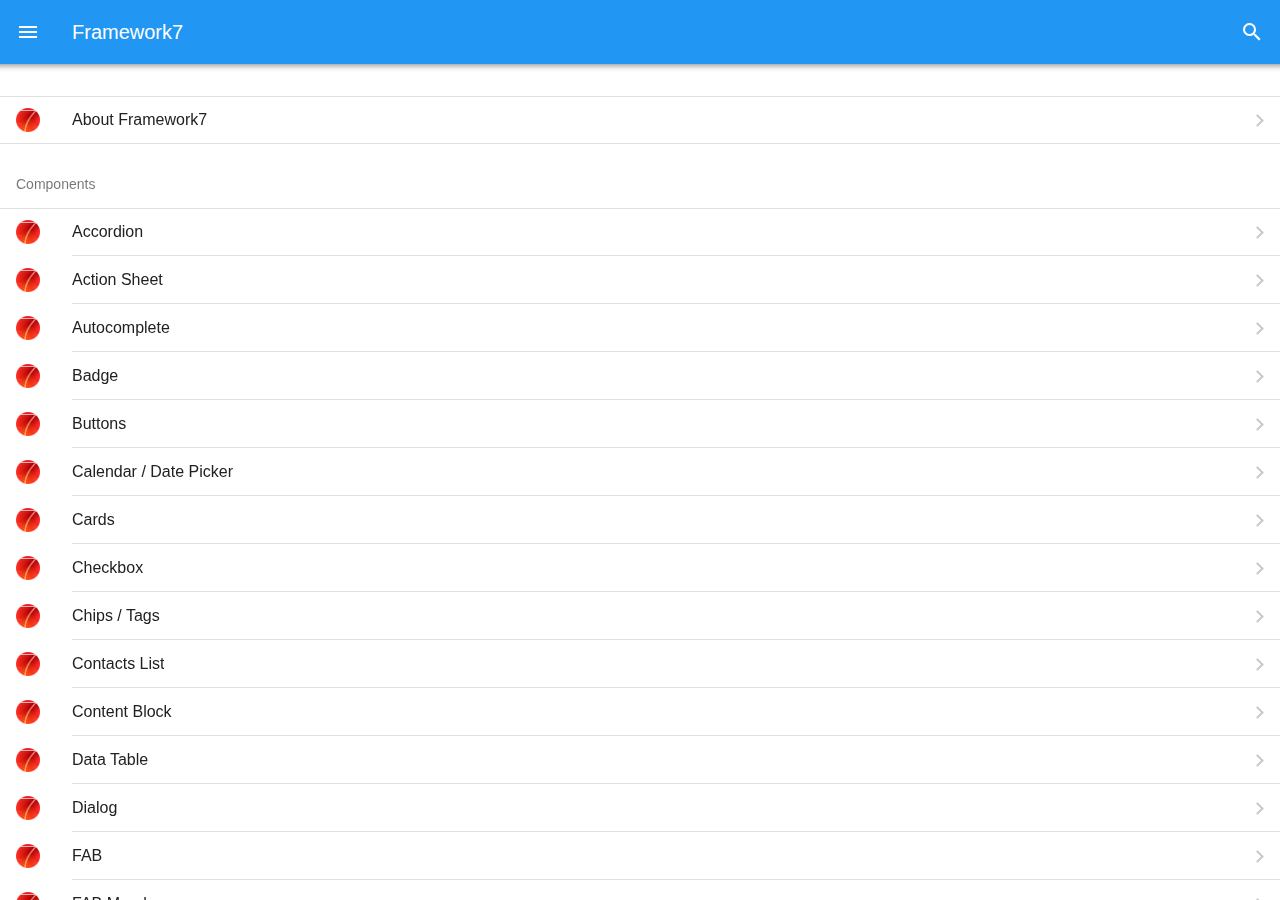
<file: lib/framework7-2.0.5/kitchen-sink/index.html>
<!DOCTYPE html>
<html lang="en">
<head>
  <meta charset="UTF-8">
  <meta name="viewport" content="width=device-width, initial-scale=1, maximum-scale=1, minimum-scale=1, user-scalable=no, viewport-fit=cover">
  <meta name="apple-mobile-web-app-capable" content="yes">
  <meta name="apple-mobile-web-app-status-bar-style" content="default">
  <meta name="theme-color" content="#2196f3">
  <meta http-equiv="Content-Security-Policy" content="default-src * 'self' 'unsafe-inline' 'unsafe-eval' data: gap:">
  <title>Framework7</title>
  <link rel="stylesheet" href="../dist/css/framework7.min.css">
  <link rel="stylesheet" href="css/app.css">
  <link rel="apple-touch-icon" href="img/f7-icon-square.png">
  <link rel="icon" href="img/f7-icon.png">
</head>
<body>
  <div id="app">
    <div class="statusbar"></div>
    <div class="panel panel-left panel-cover">
      <div class="page">
        <div class="page-content">
          <div class="block-title">Left Panel</div>
          <div class="block">
            <p>This is a left side panel. You can close it by clicking outsite or on this link: <a href="#" class="panel-close">close me</a>. You can put here anything, even another isolated view like in <a href="#" data-panel="right" class="panel-open">Right Panel</a></p>
          </div>
          <div class="block-title">Main View Navigation</div>
          <div class="list links-list">
            <ul>
              <li>
                <a href="/accordion/" class="panel-close">Accordion</a>
              </li>
              <li>
                <a href="/action-sheet/" class="panel-close">Action Sheet</a>
              </li>
              <li>
                <a href="/badge/" class="panel-close">Badge</a>
              </li>
              <li>
                <a href="/buttons/" class="panel-close">Buttons</a>
              </li>
              <li>
                <a href="/cards/" class="panel-close">Cards</a>
              </li>
              <li>
                <a href="/checkbox/" class="panel-close">Checkbox</a>
              </li>
              <li>
                <a href="/chips/" class="panel-close">Chips/Tags</a>
              </li>
              <li>
                <a href="/contacts-list/" class="panel-close">Contacts List</a>
              </li>
              <li>
                <a href="/data-table/" class="panel-close">Data Table</a>
              </li>
            </ul>
          </div>
          <div class="block">
            <p>Lorem ipsum dolor sit amet, consectetur adipiscing elit. Suspendisse faucibus mauris leo, eu bibendum neque congue non. Ut leo mauris, eleifend eu commodo a, egestas ac urna. Maecenas in lacus faucibus, viverra ipsum pulvinar, molestie arcu. Etiam lacinia venenatis dignissim. Suspendisse non nisl semper tellus malesuada suscipit eu et eros. Nulla eu enim quis quam elementum vulputate. Mauris ornare consequat nunc viverra pellentesque. Aenean semper eu massa sit amet aliquam. Integer et neque sed libero mollis elementum at vitae ligula. Vestibulum pharetra sed libero sed porttitor. Suspendisse a faucibus lectus.</p>
            <p>Duis ut mauris sollicitudin, venenatis nisi sed, luctus ligula. Phasellus blandit nisl ut lorem semper pharetra. Nullam tortor nibh, suscipit in consequat vel, feugiat sed quam. Nam risus libero, auctor vel tristique ac, malesuada ut ante. Sed molestie, est in eleifend sagittis, leo tortor ullamcorper erat, at vulputate eros sapien nec libero. Mauris dapibus laoreet nibh quis bibendum. Fusce dolor sem, suscipit in iaculis id, pharetra at urna. Pellentesque tempor congue massa quis faucibus. Vestibulum nunc eros, convallis blandit dui sit amet, gravida adipiscing libero.</p>
          </div>
        </div>
      </div>
    </div>
    <div class="panel panel-right panel-reveal">
      <div class="view view-init view-right" name="right" data-url="/">
        <div class="page">
          <div class="navbar">
            <div class="navbar-inner sliding">
              <div class="title">Right Panel</div>
            </div>
          </div>
          <div class="page-content">
            <div class="block">
              <p>This is a right side panel. You can close it by clicking outsite or on this link: <a href="#" class="panel-close">close me</a>. You can put here anything, even another isolated view.</p>
            </div>
            <div class="block-title">Panel Navigation</div>
            <div class="list links-list">
              <ul>
                <li><a href="/panel-right-1/">Right panel page 1</a></li>
                <li><a href="/panel-right-2/">Right panel page 2</a></li>
              </ul>
            </div>
          </div>
        </div>
      </div>
    </div>
    <div class="view view-main view-init ios-edges" data-url="/">
      <div class="page">
        <div class="navbar">
          <div class="navbar-inner">
            <div class="left">
              <a href="#" class="link icon-only panel-open" data-panel="left">
                <i class="icon f7-icons ios-only">menu</i>
                <i class="icon material-icons md-only">menu</i>
              </a>
            </div>
            <div class="title sliding">Framework7</div>
            <div class="right">
              <a class="link icon-only searchbar-enable" data-searchbar=".searchbar-components">
                <i class="icon f7-icons ios-only">search_strong</i>
                <i class="icon material-icons md-only">search</i>
              </a>
            </div>
            <form data-search-container=".components-list" data-search-in="a" class="searchbar searchbar-expandable searchbar-components searchbar-init">
              <div class="searchbar-inner">
                <div class="searchbar-input-wrap">
                  <input type="search" placeholder="Search components"/>
                  <i class="searchbar-icon"></i>
                  <span class="input-clear-button"></span>
                </div>
                <span class="searchbar-disable-button">Cancel</span>
              </div>
            </form>
          </div>
        </div>
        <div class="page-content">
          <div class="list searchbar-hide-on-search">
            <ul>
              <li>
                <a class="item-content item-link" href="/about/">
                  <div class="item-media"><i class="icon icon-f7"></i></div>
                  <div class="item-inner">
                    <div class="item-title">About Framework7</div>
                  </div>
                </a>
              </li>
            </ul>
          </div>
          <div class="block-title searchbar-found">Components</div>
          <div class="list components-list searchbar-found">
            <ul>
              <li>
                <a class="item-content item-link" href="/accordion/">
                  <div class="item-media"><i class="icon icon-f7"></i></div>
                  <div class="item-inner">
                    <div class="item-title">Accordion</div>
                  </div>
                </a>
              </li>
              <li>
                <a class="item-content item-link" href="/action-sheet/">
                  <div class="item-media"><i class="icon icon-f7"></i></div>
                  <div class="item-inner">
                    <div class="item-title">Action Sheet</div>
                  </div>
                </a>
              </li>
              <li>
                <a class="item-content item-link" href="/autocomplete/">
                  <div class="item-media"><i class="icon icon-f7"></i></div>
                  <div class="item-inner">
                    <div class="item-title">Autocomplete</div>
                  </div>
                </a>
              </li>
              <li>
                <a class="item-content item-link" href="/badge/">
                  <div class="item-media"><i class="icon icon-f7"></i></div>
                  <div class="item-inner">
                    <div class="item-title">Badge</div>
                  </div>
                </a>
              </li>
              <li>
                <a class="item-content item-link" href="/buttons/">
                  <div class="item-media"><i class="icon icon-f7"></i></div>
                  <div class="item-inner">
                    <div class="item-title">Buttons</div>
                  </div>
                </a>
              </li>
              <li>
                <a class="item-content item-link" href="/calendar/">
                  <div class="item-media"><i class="icon icon-f7"></i></div>
                  <div class="item-inner">
                    <div class="item-title">Calendar / Date Picker</div>
                  </div>
                </a>
              </li>
              <li>
                <a class="item-content item-link" href="/cards/">
                  <div class="item-media"><i class="icon icon-f7"></i></div>
                  <div class="item-inner">
                    <div class="item-title">Cards</div>
                  </div>
                </a>
              </li>
              <li>
                <a class="item-content item-link" href="/checkbox/">
                  <div class="item-media"><i class="icon icon-f7"></i></div>
                  <div class="item-inner">
                    <div class="item-title">Checkbox</div>
                  </div>
                </a>
              </li>
              <li>
                <a class="item-content item-link" href="/chips/">
                  <div class="item-media"><i class="icon icon-f7"></i></div>
                  <div class="item-inner">
                    <div class="item-title">Chips / Tags</div>
                  </div>
                </a>
              </li>
              <li>
                <a class="item-content item-link" href="/contacts-list/">
                  <div class="item-media"><i class="icon icon-f7"></i></div>
                  <div class="item-inner">
                    <div class="item-title">Contacts List</div>
                  </div>
                </a>
              </li>
              <li>
                <a class="item-content item-link" href="/content-block/">
                  <div class="item-media"><i class="icon icon-f7"></i></div>
                  <div class="item-inner">
                    <div class="item-title">Content Block</div>
                  </div>
                </a>
              </li>
              <li>
                <a class="item-content item-link" href="/data-table/">
                  <div class="item-media"><i class="icon icon-f7"></i></div>
                  <div class="item-inner">
                    <div class="item-title">Data Table</div>
                  </div>
                </a>
              </li>
              <li>
                <a class="item-content item-link" href="/dialog/">
                  <div class="item-media"><i class="icon icon-f7"></i></div>
                  <div class="item-inner">
                    <div class="item-title">Dialog</div>
                  </div>
                </a>
              </li>
              <li>
                <a class="item-content item-link" href="/fab/">
                  <div class="item-media"><i class="icon icon-f7"></i></div>
                  <div class="item-inner">
                    <div class="item-title">FAB</div>
                  </div>
                </a>
              </li>
              <li>
                <a class="item-content item-link" href="/fab-morph/">
                  <div class="item-media"><i class="icon icon-f7"></i></div>
                  <div class="item-inner">
                    <div class="item-title">FAB Morph</div>
                  </div>
                </a>
              </li>
              <li>
                <a class="item-content item-link" href="/form-storage/">
                  <div class="item-media"><i class="icon icon-f7"></i></div>
                  <div class="item-inner">
                    <div class="item-title">Form Storage</div>
                  </div>
                </a>
              </li>
              <li>
                <a class="item-content item-link" href="/icons/">
                  <div class="item-media"><i class="icon icon-f7"></i></div>
                  <div class="item-inner">
                    <div class="item-title">Icons</div>
                  </div>
                </a>
              </li>
              <li>
                <a class="item-content item-link" href="/infinite-scroll/">
                  <div class="item-media"><i class="icon icon-f7"></i></div>
                  <div class="item-inner">
                    <div class="item-title">Infinite Scroll</div>
                  </div>
                </a>
              </li>
              <li>
                <a class="item-content item-link" href="/inputs/">
                  <div class="item-media"><i class="icon icon-f7"></i></div>
                  <div class="item-inner">
                    <div class="item-title">Inputs</div>
                  </div>
                </a>
              </li>
              <li>
                <a class="item-content item-link" href="/grid/">
                  <div class="item-media"><i class="icon icon-f7"></i></div>
                  <div class="item-inner">
                    <div class="item-title">Grid / Layout Grid</div>
                  </div>
                </a>
              </li>
              <li>
                <a class="item-content item-link" href="/lazy-load/">
                  <div class="item-media"><i class="icon icon-f7"></i></div>
                  <div class="item-inner">
                    <div class="item-title">Lazy Load</div>
                  </div>
                </a>
              </li>
              <li>
                <a class="item-content item-link" href="/list/">
                  <div class="item-media"><i class="icon icon-f7"></i></div>
                  <div class="item-inner">
                    <div class="item-title">List View</div>
                  </div>
                </a>
              </li>
              <li>
                <a class="item-content item-link" href="/login-screen/">
                  <div class="item-media"><i class="icon icon-f7"></i></div>
                  <div class="item-inner">
                    <div class="item-title">Login Screen</div>
                  </div>
                </a>
              </li>
              <li>
                <a class="item-content item-link" href="/messages/">
                  <div class="item-media"><i class="icon icon-f7"></i></div>
                  <div class="item-inner">
                    <div class="item-title">Messages</div>
                  </div>
                </a>
              </li>
              <li>
                <a class="item-content item-link" href="/navbar/">
                  <div class="item-media"><i class="icon icon-f7"></i></div>
                  <div class="item-inner">
                    <div class="item-title">Navbar</div>
                  </div>
                </a>
              </li>
              <li>
                <a class="item-content item-link" href="/notifications/">
                  <div class="item-media"><i class="icon icon-f7"></i></div>
                  <div class="item-inner">
                    <div class="item-title">Notifications</div>
                  </div>
                </a>
              </li>
              <li>
                <a class="item-content item-link" href="/panel/">
                  <div class="item-media"><i class="icon icon-f7"></i></div>
                  <div class="item-inner">
                    <div class="item-title">Panel / Side Panels</div>
                  </div>
                </a>
              </li>
              <li>
                <a class="item-content item-link" href="/picker/">
                  <div class="item-media"><i class="icon icon-f7"></i></div>
                  <div class="item-inner">
                    <div class="item-title">Picker</div>
                  </div>
                </a>
              </li>
              <li>
                <a class="item-content item-link" href="/photo-browser/">
                  <div class="item-media"><i class="icon icon-f7"></i></div>
                  <div class="item-inner">
                    <div class="item-title">Photo Browser</div>
                  </div>
                </a>
              </li>
              <li>
                <a class="item-content item-link" href="/popup/">
                  <div class="item-media"><i class="icon icon-f7"></i></div>
                  <div class="item-inner">
                    <div class="item-title">Popup</div>
                  </div>
                </a>
              </li>
              <li>
                <a class="item-content item-link" href="/popover/">
                  <div class="item-media"><i class="icon icon-f7"></i></div>
                  <div class="item-inner">
                    <div class="item-title">Popover</div>
                  </div>
                </a>
              </li>
              <li>
                <a class="item-content item-link" href="/preloader/">
                  <div class="item-media"><i class="icon icon-f7"></i></div>
                  <div class="item-inner">
                    <div class="item-title">Preloader</div>
                  </div>
                </a>
              </li>
              <li>
                <a class="item-content item-link" href="/progressbar/">
                  <div class="item-media"><i class="icon icon-f7"></i></div>
                  <div class="item-inner">
                    <div class="item-title">Progress Bar</div>
                  </div>
                </a>
              </li>
              <li>
                <a class="item-content item-link" href="/pull-to-refresh/">
                  <div class="item-media"><i class="icon icon-f7"></i></div>
                  <div class="item-inner">
                    <div class="item-title">Pull To Refresh</div>
                  </div>
                </a>
              </li>
              <li>
                <a class="item-content item-link" href="/radio/">
                  <div class="item-media"><i class="icon icon-f7"></i></div>
                  <div class="item-inner">
                    <div class="item-title">Radio</div>
                  </div>
                </a>
              </li>
              <li>
                <a class="item-content item-link" href="/range/">
                  <div class="item-media"><i class="icon icon-f7"></i></div>
                  <div class="item-inner">
                    <div class="item-title">Range Slider</div>
                  </div>
                </a>
              </li>
              <li>
                <a class="item-content item-link" href="/searchbar/">
                  <div class="item-media"><i class="icon icon-f7"></i></div>
                  <div class="item-inner">
                    <div class="item-title">Searchbar</div>
                  </div>
                </a>
              </li>
              <li>
                <a class="item-content item-link" href="/searchbar-expandable/">
                  <div class="item-media"><i class="icon icon-f7"></i></div>
                  <div class="item-inner">
                    <div class="item-title">Searchbar Expandable</div>
                  </div>
                </a>
              </li>
              <li>
                <a class="item-content item-link" href="/sheet-modal/">
                  <div class="item-media"><i class="icon icon-f7"></i></div>
                  <div class="item-inner">
                    <div class="item-title">Sheet Modal</div>
                  </div>
                </a>
              </li>
              <li>
                <a class="item-content item-link" href="/smart-select/">
                  <div class="item-media"><i class="icon icon-f7"></i></div>
                  <div class="item-inner">
                    <div class="item-title">Smart Select</div>
                  </div>
                </a>
              </li>
              <li>
                <a class="item-content item-link" href="/sortable/">
                  <div class="item-media"><i class="icon icon-f7"></i></div>
                  <div class="item-inner">
                    <div class="item-title">Sortable List</div>
                  </div>
                </a>
              </li>
              <li>
                <a class="item-content item-link" href="/statusbar/">
                  <div class="item-media"><i class="icon icon-f7"></i></div>
                  <div class="item-inner">
                    <div class="item-title">Statusbar</div>
                  </div>
                </a>
              </li>
              <li>
                <a class="item-content item-link" href="/subnavbar/">
                  <div class="item-media"><i class="icon icon-f7"></i></div>
                  <div class="item-inner">
                    <div class="item-title">Subnavbar</div>
                  </div>
                </a>
              </li>
              <li>
                <a class="item-content item-link" href="/swipeout/">
                  <div class="item-media"><i class="icon icon-f7"></i></div>
                  <div class="item-inner">
                    <div class="item-title">Swipeout (Swipe To Delete)</div>
                  </div>
                </a>
              </li>
              <li>
                <a class="item-content item-link" href="/swiper/">
                  <div class="item-media"><i class="icon icon-f7"></i></div>
                  <div class="item-inner">
                    <div class="item-title">Swiper Slider</div>
                  </div>
                </a>
              </li>
              <li>
                <a class="item-content item-link" href="/tabs/">
                  <div class="item-media"><i class="icon icon-f7"></i></div>
                  <div class="item-inner">
                    <div class="item-title">Tabs</div>
                  </div>
                </a>
              </li>
              <li>
                <a class="item-content item-link" href="/timeline/">
                  <div class="item-media"><i class="icon icon-f7"></i></div>
                  <div class="item-inner">
                    <div class="item-title">Timeline</div>
                  </div>
                </a>
              </li>
              <li>
                <a class="item-content item-link" href="/toast/">
                  <div class="item-media"><i class="icon icon-f7"></i></div>
                  <div class="item-inner">
                    <div class="item-title">Toast</div>
                  </div>
                </a>
              </li>
              <li>
                <a class="item-content item-link" href="/toggle/">
                  <div class="item-media"><i class="icon icon-f7"></i></div>
                  <div class="item-inner">
                    <div class="item-title">Toggle</div>
                  </div>
                </a>
              </li>
              <li>
                <a class="item-content item-link" href="/toolbar-tabbar/">
                  <div class="item-media"><i class="icon icon-f7"></i></div>
                  <div class="item-inner">
                    <div class="item-title">Toolbar & Tabbar</div>
                  </div>
                </a>
              </li>
              <li>
                <a class="item-content item-link" href="/virtual-list/">
                  <div class="item-media"><i class="icon icon-f7"></i></div>
                  <div class="item-inner">
                    <div class="item-title">Virtual List</div>
                  </div>
                </a>
              </li>
              <li>
                <a class="item-content item-link" href="/vi/">
                  <div class="item-media"><i class="icon icon-vi"></i></div>
                  <div class="item-inner">
                    <div class="item-title">vi - Mobile Video SSP</div>
                  </div>
                </a>
              </li>
            </ul>
          </div>
          <div class="list simple-list searchbar-not-found">
            <ul>
              <li>Nothing found</li>
            </ul>
          </div>
          <div class="block-title searchbar-hide-on-search">Themes</div>
          <div class="list links-list searchbar-hide-on-search">
            <ul>
              <li>
                <a href="./?theme=ios" class="external">iOS Theme</a>
              </li>
              <li>
                <a href="./?theme=md" class="external">Material (MD) Theme</a>
              </li>
              <li>
                <a href="/color-themes/">Color Themes</a>
              </li>
            </ul>
          </div>
          <div class="block-title searchbar-hide-on-search">Page Loaders & Router</div>
          <div class="list links-list searchbar-hide-on-search">
            <ul>
              <li>
                <a href="/page-loader-template7/vladimir/123/about-me/1/?start=0&end=30#top">Template7 Page</a>
              </li>
              <li>
                <a href="/page-loader-component/vladimir/123/about-me/1/?start=0&end=30#top">Component Page</a>
              </li>
              <li>
                <a href="/load-something-that-doesnt-exist/">Default Route (404)</a>
              </li>
            </ul>
          </div>
        </div>
      </div>
    </div>
  </div>
  <script src="../dist/js/framework7.min.js"></script>
  <script src="js/routes.js"></script>
  <script src="js/app.js"></script>
</body>
</html>
</file>
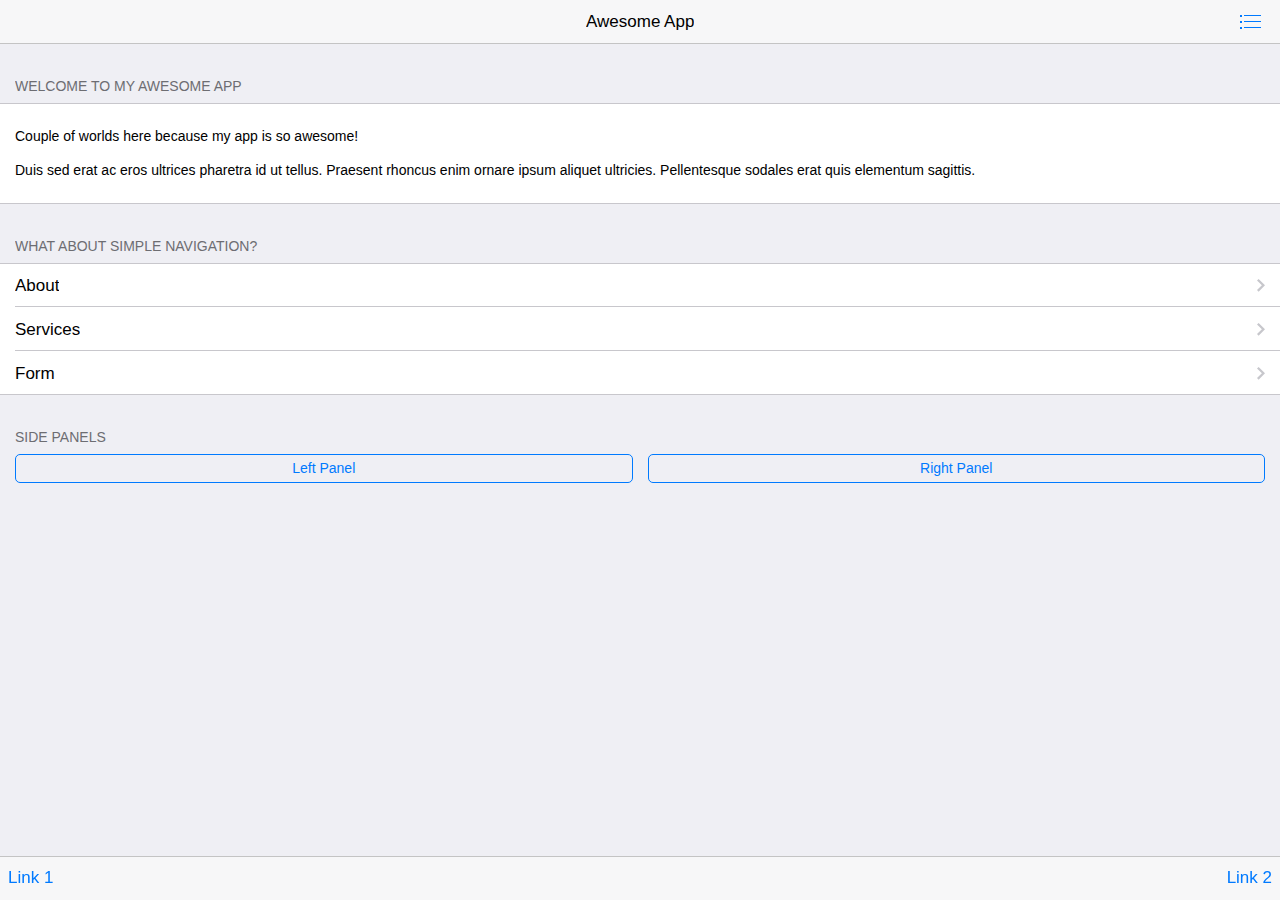
<file: lib/Framework7-1.5.0/examples/inline-pages/index.html>
<!DOCTYPE html>
<html>
  <head>
    <meta charset="utf-8">
    <meta name="viewport" content="width=device-width, initial-scale=1, maximum-scale=1, minimum-scale=1, user-scalable=no, minimal-ui">
    <meta name="apple-mobile-web-app-capable" content="yes">
    <meta name="apple-mobile-web-app-status-bar-style" content="black">
    <title>My App</title>
    <!-- Path to Framework7 Library CSS-->
    <link rel="stylesheet" href="../../dist/css/framework7.ios.min.css">
    <!-- Path to your custom app styles-->
    <link rel="stylesheet" href="css/my-app.css">
  </head>
  <body>
    <!-- Status bar overlay for fullscreen mode-->
    <div class="statusbar-overlay"></div>
    <!-- Panels overlay-->
    <div class="panel-overlay"></div>
    <!-- Left panel with reveal effect-->
    <div class="panel panel-left panel-reveal">
      <div class="content-block">
        <p>Left panel content goes here</p>
      </div>
    </div>
    <!-- Right panel with cover effect-->
    <div class="panel panel-right panel-cover">
      <div class="content-block">
        <p>Right panel content goes here</p>
      </div>
    </div>
    <!-- Views-->
    <div class="views">
      <!-- Your main view, should have "view-main" class-->
      <div class="view view-main">
        <!-- Top Navbar-->
        <div class="navbar">
          <!-- Navbar inner for Index page-->
          <div data-page="index" class="navbar-inner">
            <!-- We have home navbar without left link-->
            <div class="center sliding">Awesome App</div>
            <div class="right">
              <!-- Right link contains only icon - additional "icon-only" class--><a href="#" class="link icon-only open-panel"> <i class="icon icon-bars"></i></a>
            </div>
          </div>
          <!-- Navbar inner for About page-->
          <div data-page="about" class="navbar-inner cached">
            <div class="left sliding"><a href="#" class="back link"> <i class="icon icon-back"></i><span>Back</span></a></div>
            <div class="center sliding">About Us</div>
          </div>
          <!-- Navbar inner for Services page-->
          <div data-page="services" class="navbar-inner cached">
            <div class="left sliding"><a href="#" class="back link"> <i class="icon icon-back"></i><span>Back</span></a></div>
            <div class="center sliding">Services</div>
          </div>
          <!-- Navbar inner for Form page-->
          <div data-page="form" class="navbar-inner cached">
            <div class="left sliding"><a href="#" class="back link"> <i class="icon icon-back"></i><span>Back</span></a></div>
            <div class="center sliding">Form</div>
          </div>
        </div>
        <!-- Pages, because we need fixed-through navbar and toolbar, it has additional appropriate classes-->
        <div class="pages navbar-through toolbar-through">
          <!-- Index Page-->
          <div data-page="index" class="page">
            <!-- Scrollable page content-->
            <div class="page-content">
              <div class="content-block-title">Welcome To My Awesome App</div>
              <div class="content-block">
                <div class="content-block-inner">
                  <p>Couple of worlds here because my app is so awesome!</p>
                  <p>Duis sed erat ac eros ultrices pharetra id ut tellus. Praesent rhoncus enim ornare ipsum aliquet ultricies. Pellentesque sodales erat quis elementum sagittis.</p>
                </div>
              </div>
              <div class="content-block-title">What about simple navigation?</div>
              <div class="list-block">
                <ul>
                  <li><a href="#about" class="item-link">
                      <div class="item-content">
                        <div class="item-inner"> 
                          <div class="item-title">About</div>
                        </div>
                      </div></a></li>
                  <li><a href="#services" class="item-link">
                      <div class="item-content"> 
                        <div class="item-inner">
                          <div class="item-title">Services</div>
                        </div>
                      </div></a></li>
                  <li><a href="#form" class="item-link">
                      <div class="item-content"> 
                        <div class="item-inner">
                          <div class="item-title">Form</div>
                        </div>
                      </div></a></li>
                </ul>
              </div>
              <div class="content-block-title">Side panels</div>
              <div class="content-block">
                <div class="row">
                  <div class="col-50"><a href="#" data-panel="left" class="button open-panel">Left Panel</a></div>
                  <div class="col-50"><a href="#" data-panel="right" class="button open-panel">Right Panel</a></div>
                </div>
              </div>
            </div>
          </div>
          <!-- About Page-->
          <div data-page="about" class="page cached">
            <div class="page-content">
              <div class="content-block">
                <p>You may go <a href="#" class="back">back</a> or load <a href="#services">Services</a> page.</p>
                <p>Lorem ipsum dolor sit amet, consectetur adipiscing elit. Nulla vel commodo massa, eu adipiscing mi. Class aptent taciti sociosqu ad litora torquent per conubia nostra, per inceptos himenaeos. Phasellus ultricies dictum neque, non varius tortor fermentum at. Curabitur auctor cursus imperdiet. Nam molestie nisi nec est lacinia volutpat in a purus. Maecenas consectetur condimentum viverra. Donec ultricies nec sem vel condimentum. Phasellus eu tincidunt enim, sit amet convallis orci. Vestibulum quis fringilla dolor.    </p>
                <p>Mauris commodo lacus at nisl lacinia, nec facilisis erat rhoncus. Sed eget pharetra nunc. Aenean vitae vehicula massa, sed sagittis ante. Quisque luctus nec velit dictum convallis. Nulla facilisi. Ut sed erat nisi. Donec non dolor massa. Mauris malesuada dolor velit, in suscipit leo consectetur vitae. Duis tempus ligula non eros pretium condimentum. Cras sed dolor odio.</p>
                <p>Suspendisse commodo adipiscing urna, a aliquet sem egestas in. Sed tincidunt dui a magna facilisis bibendum. Nunc euismod consectetur lorem vitae molestie. Proin mattis tellus libero, non hendrerit neque eleifend ac. Pellentesque interdum velit at lacus consectetur scelerisque et id dui. Praesent non fringilla dui, a elementum purus. Proin vitae lacus libero. Nunc eget lectus non mi iaculis interdum vel a velit. Nullam tincidunt purus id lacus ornare, at elementum turpis euismod. Cras mauris enim, congue eu nisl sit amet, pulvinar semper erat. Suspendisse sed mauris diam.</p>
                <p>Nam eu mauris leo. Pellentesque aliquam vehicula est, sed lobortis tellus malesuada facilisis. Fusce at hendrerit ligula. Donec eu nibh convallis, pulvinar enim quis, lacinia diam. Ut semper ac magna nec ornare. Integer placerat justo sed nunc suscipit facilisis. Vestibulum ac tincidunt augue. Duis eu aliquet mauris, vel luctus mauris. Nulla non augue nec diam pharetra posuere at in mauris.</p>
              </div>
            </div>
          </div>
          <!-- Services Page-->
          <div data-page="services" class="page cached">
            <div class="page-content">
              <div class="content-block">
                <p>You may go <a href="#" class="back">back</a> or load <a href="#about">About</a> page.</p>
                <p>Lorem ipsum dolor sit amet, consectetur adipiscing elit. Nulla vel commodo massa, eu adipiscing mi. Class aptent taciti sociosqu ad litora torquent per conubia nostra, per inceptos himenaeos. Phasellus ultricies dictum neque, non varius tortor fermentum at. Curabitur auctor cursus imperdiet. Nam molestie nisi nec est lacinia volutpat in a purus. Maecenas consectetur condimentum viverra. Donec ultricies nec sem vel condimentum. Phasellus eu tincidunt enim, sit amet convallis orci. Vestibulum quis fringilla dolor.    </p>
                <p>Mauris commodo lacus at nisl lacinia, nec facilisis erat rhoncus. Sed eget pharetra nunc. Aenean vitae vehicula massa, sed sagittis ante. Quisque luctus nec velit dictum convallis. Nulla facilisi. Ut sed erat nisi. Donec non dolor massa. Mauris malesuada dolor velit, in suscipit leo consectetur vitae. Duis tempus ligula non eros pretium condimentum. Cras sed dolor odio.</p>
                <p>Suspendisse commodo adipiscing urna, a aliquet sem egestas in. Sed tincidunt dui a magna facilisis bibendum. Nunc euismod consectetur lorem vitae molestie. Proin mattis tellus libero, non hendrerit neque eleifend ac. Pellentesque interdum velit at lacus consectetur scelerisque et id dui. Praesent non fringilla dui, a elementum purus. Proin vitae lacus libero. Nunc eget lectus non mi iaculis interdum vel a velit. Nullam tincidunt purus id lacus ornare, at elementum turpis euismod. Cras mauris enim, congue eu nisl sit amet, pulvinar semper erat. Suspendisse sed mauris diam.</p>
                <p>Nam eu mauris leo. Pellentesque aliquam vehicula est, sed lobortis tellus malesuada facilisis. Fusce at hendrerit ligula. Donec eu nibh convallis, pulvinar enim quis, lacinia diam. Ut semper ac magna nec ornare. Integer placerat justo sed nunc suscipit facilisis. Vestibulum ac tincidunt augue. Duis eu aliquet mauris, vel luctus mauris. Nulla non augue nec diam pharetra posuere at in mauris.     </p>
              </div>
            </div>
          </div>
          <!-- Form Page-->
          <div data-page="form" class="page cached">
            <div class="page-content">
              <div class="content-block-title">Form Example</div>
              <div class="list-block">
                <ul>
                  <li>
                    <div class="item-content">
                      <div class="item-media"><i class="icon icon-form-name"></i></div>
                      <div class="item-inner"> 
                        <div class="item-title label">Name</div>
                        <div class="item-input">
                          <input type="text" placeholder="Your name">
                        </div>
                      </div>
                    </div>
                  </li>
                  <li>
                    <div class="item-content">
                      <div class="item-media"><i class="icon icon-form-email"></i></div>
                      <div class="item-inner"> 
                        <div class="item-title label">E-mail</div>
                        <div class="item-input">
                          <input type="email" placeholder="E-mail">
                        </div>
                      </div>
                    </div>
                  </li>
                  <li>
                    <div class="item-content">
                      <div class="item-media"><i class="icon icon-form-url"></i></div>
                      <div class="item-inner"> 
                        <div class="item-title label">URL</div>
                        <div class="item-input">
                          <input type="url" placeholder="URL">
                        </div>
                      </div>
                    </div>
                  </li>
                  <li>
                    <div class="item-content">
                      <div class="item-media"><i class="icon icon-form-password"></i></div>
                      <div class="item-inner"> 
                        <div class="item-title label">Password</div>
                        <div class="item-input">
                          <input type="password" placeholder="Password">
                        </div>
                      </div>
                    </div>
                  </li>
                  <li>
                    <div class="item-content">
                      <div class="item-media"><i class="icon icon-form-tel"></i></div>
                      <div class="item-inner"> 
                        <div class="item-title label">Phone</div>
                        <div class="item-input">
                          <input type="tel" placeholder="Phone">
                        </div>
                      </div>
                    </div>
                  </li>
                  <li>
                    <div class="item-content">
                      <div class="item-media"><i class="icon icon-form-gender"></i></div>
                      <div class="item-inner"> 
                        <div class="item-title label">Gender</div>
                        <div class="item-input">
                          <select>
                            <option>Male</option>
                            <option>Female</option>
                          </select>
                        </div>
                      </div>
                    </div>
                  </li>
                  <li>
                    <div class="item-content">
                      <div class="item-media"><i class="icon icon-form-calendar"></i></div>
                      <div class="item-inner"> 
                        <div class="item-title label">Birth date</div>
                        <div class="item-input">
                          <input type="date" placeholder="Birth day" value="2014-04-30">
                        </div>
                      </div>
                    </div>
                  </li>
                  <li>
                    <div class="item-content">
                      <div class="item-media"><i class="icon icon-form-toggle"></i></div>
                      <div class="item-inner"> 
                        <div class="item-title label">Switch</div>
                        <div class="item-input">
                          <label class="label-switch">
                            <input type="checkbox">
                            <div class="checkbox"></div>
                          </label>
                        </div>
                      </div>
                    </div>
                  </li>
                  <li>
                    <div class="item-content">
                      <div class="item-media"><i class="icon icon-form-settings"></i></div>
                      <div class="item-inner">
                        <div class="item-title label">Slider</div>
                        <div class="item-input">
                          <div class="range-slider">
                            <input type="range" min="0" max="100" value="50" step="0.1">
                          </div>
                        </div>
                      </div>
                    </div>
                  </li>
                  <li class="align-top">
                    <div class="item-content">
                      <div class="item-media"><i class="icon icon-form-comment"></i></div>
                      <div class="item-inner"> 
                        <div class="item-title label">Textarea</div>
                        <div class="item-input">
                          <textarea></textarea>
                        </div>
                      </div>
                    </div>
                  </li>
                </ul>
              </div>
              <div class="content-block">
                <div class="row">
                  <div class="col-50"><a href="#" class="button button-big button-fill color-red">Cancel</a></div>
                  <div class="col-50">
                    <input type="submit" value="Submit" class="button button-big button-fill color-green">
                  </div>
                </div>
              </div>
              <div class="content-block-title">Checkbox group</div>
              <div class="list-block">
                <ul>
                  <li>
                    <label class="label-checkbox item-content">
                      <input type="checkbox" name="ks-checkbox" value="Books" checked>
                      <div class="item-media"><i class="icon icon-form-checkbox"></i></div>
                      <div class="item-inner">
                        <div class="item-title">Books</div>
                      </div>
                    </label>
                  </li>
                  <li>
                    <label class="label-checkbox item-content">
                      <input type="checkbox" name="ks-checkbox" value="Movies">
                      <div class="item-media"><i class="icon icon-form-checkbox"></i></div>
                      <div class="item-inner">
                        <div class="item-title">Movies</div>
                      </div>
                    </label>
                  </li>
                  <li>
                    <label class="label-checkbox item-content">
                      <input type="checkbox" name="ks-checkbox" value="Food">
                      <div class="item-media"><i class="icon icon-form-checkbox"></i></div>
                      <div class="item-inner">
                        <div class="item-title">Food</div>
                      </div>
                    </label>
                  </li>
                  <li>
                    <label class="label-checkbox item-content">
                      <input type="checkbox" name="ks-checkbox" value="Drinks">
                      <div class="item-media"><i class="icon icon-form-checkbox"></i></div>
                      <div class="item-inner">
                        <div class="item-title">Drinks</div>
                      </div>
                    </label>
                  </li>
                </ul>
              </div>
              <div class="content-block-title">Radio buttons group</div>
              <div class="list-block">
                <ul>
                  <li>
                    <label class="label-radio item-content">
                      <input type="radio" name="ks-radio" value="Books" checked>
                      <div class="item-inner">
                        <div class="item-title">Books</div>
                      </div>
                    </label>
                  </li>
                  <li>
                    <label class="label-radio item-content">
                      <input type="radio" name="ks-radio" value="Movies">
                      <div class="item-inner">
                        <div class="item-title">Movies</div>
                      </div>
                    </label>
                  </li>
                  <li>
                    <label class="label-radio item-content">
                      <input type="radio" name="ks-radio" value="Food">
                      <div class="item-inner">
                        <div class="item-title">Food</div>
                      </div>
                    </label>
                  </li>
                  <li>
                    <label class="label-radio item-content">
                      <input type="radio" name="ks-radio" value="Drinks">
                      <div class="item-inner">
                        <div class="item-title">Drinks</div>
                      </div>
                    </label>
                  </li>
                </ul>
              </div>
            </div>
          </div>
        </div>
        <!-- Bottom Toolbar-->
        <div class="toolbar">
          <div class="toolbar-inner"><a href="#" class="link">Link 1</a><a href="#" class="link">Link 2</a></div>
        </div>
      </div>
    </div>
    <!-- Path to Framework7 Library JS-->
    <script type="text/javascript" src="../../dist/js/framework7.min.js"></script>
    <!-- Path to your app js-->
    <script type="text/javascript" src="js/my-app.js"></script>
  </body>
</html>
</file>
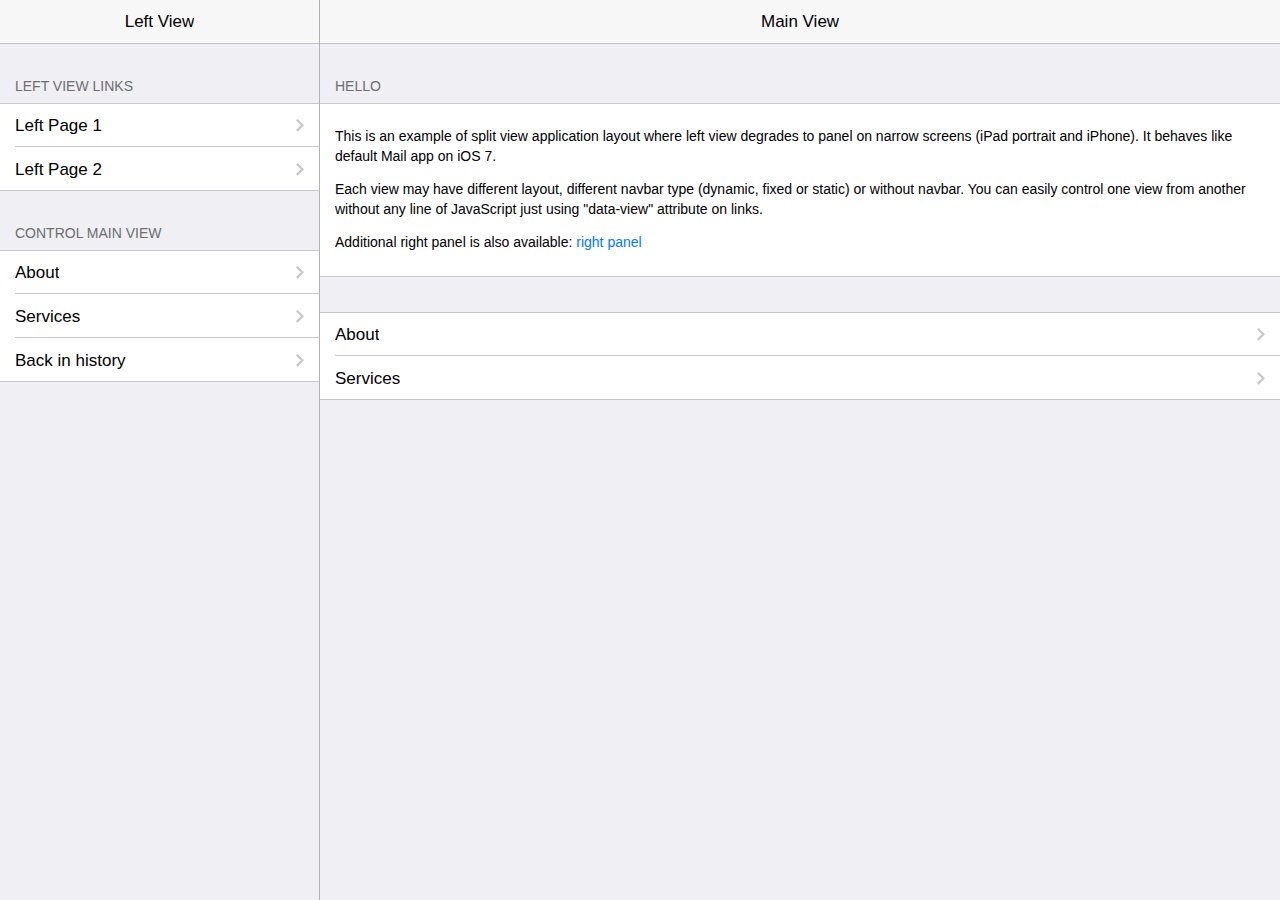
<file: lib/Framework7-1.5.0/examples/split-view-panel/index.html>
<!DOCTYPE html>
<html>
  <head>
    <meta charset="utf-8">
    <meta name="viewport" content="width=device-width, initial-scale=1, maximum-scale=1, minimum-scale=1, user-scalable=no, minimal-ui">
    <meta name="apple-mobile-web-app-capable" content="yes">
    <meta name="apple-mobile-web-app-status-bar-style" content="black">
    <title>My App</title>
    <!-- Path to Framework7 Library CSS-->
    <link rel="stylesheet" href="../../dist/css/framework7.ios.min.css">
    <!-- Path to your custom app styles-->
    <link rel="stylesheet" href="css/my-app.css">
  </head>
  <body>
    <!-- Status bar overlay for fullscreen mode-->
    <div class="statusbar-overlay"></div>
    <!-- Right panel with cover effect-->
    <div class="panel panel-right panel-reveal">
      <div class="content-block">
        <p>Right panel content goes here</p>
      </div>
    </div>
    <!-- Views-->
    <div class="views">
      <!-- Put panels-overlay and left-panel with view inside of views-->
      <!-- Panels overlay-->
      <div class="panel-overlay"></div>
      <!-- Left panel with reveal effect-->
      <div class="panel panel-left panel-cover">
        <!-- Left view-->
        <div class="view view-left navbar-through">
          <div class="navbar">
            <div class="navbar-inner">
              <div class="left"></div>
              <div class="center sliding">Left View</div>
              <div class="right"></div>
            </div>
          </div>
          <div class="pages">
            <div data-page="index-left" class="page">
              <div class="page-content">
                <div class="content-block-title">Left View Links</div>
                <div class="list-block">
                  <ul>
                    <li><a href="left-page-1.html" class="item-link">
                        <div class="item-content">
                          <div class="item-inner">
                            <div class="item-title">Left Page 1</div>
                          </div>
                        </div></a></li>
                    <li><a href="left-page-2.html" class="item-link">
                        <div class="item-content">
                          <div class="item-inner">
                            <div class="item-title">Left Page 2</div>
                          </div>
                        </div></a></li>
                  </ul>
                </div>
                <div class="content-block-title">Control Main View</div>
                <div class="list-block">
                  <ul>
                    <li><a href="about.html" data-view=".view-main" class="item-link close-panel">
                        <div class="item-content">
                          <div class="item-inner">
                            <div class="item-title">About</div>
                          </div>
                        </div></a></li>
                    <li><a href="services.html" data-view=".view-main" class="item-link close-panel">
                        <div class="item-content">
                          <div class="item-inner">
                            <div class="item-title">Services</div>
                          </div>
                        </div></a></li>
                    <li><a href="#" data-view=".view-main" class="back item-link close-panel">
                        <div class="item-content">
                          <div class="item-inner">
                            <div class="item-title">Back in history</div>
                          </div>
                        </div></a></li>
                  </ul>
                </div>
              </div>
            </div>
          </div>
        </div>
      </div>
      <!-- Right view, it is main view-->
      <div class="view view-main navbar-through">
        <div class="navbar">
          <div class="navbar-inner">
            <div class="center sliding">Main View</div>
            <div class="right"><a href="#" data-panel="left" class="link open-panel icon-only"><i class="icon icon-bars"></i></a></div>
          </div>
        </div>
        <!-- Pages-->
        <div class="pages">
          <!-- Page, data-page contains page name-->
          <div data-page="index-1" class="page">
            <!-- Scrollable page content-->
            <div class="page-content">
              <div class="content-block-title">Hello</div>
              <div class="content-block">
                <div class="content-block-inner">
                  <p>This is an example of split view application layout where left view degrades to panel on narrow screens (iPad portrait and iPhone). It behaves like default Mail app on iOS 7.</p>
                  <p>Each view may have different layout, different navbar type (dynamic, fixed or static) or without navbar. You can easily control one view from another without any line of JavaScript just using "data-view" attribute on links.</p>
                  <p>Additional right panel is also available: <a href="#" data-panel="right" class="open-panel">right panel</a></p>
                </div>
              </div>
              <div class="list-block">
                <ul>
                  <li><a href="about.html" class="item-link">
                      <div class="item-content">
                        <div class="item-inner">
                          <div class="item-title">About</div>
                        </div>
                      </div></a></li>
                  <li><a href="services.html" class="item-link">
                      <div class="item-content">
                        <div class="item-inner">
                          <div class="item-title">Services</div>
                        </div>
                      </div></a></li>
                </ul>
              </div>
            </div>
          </div>
        </div>
      </div>
    </div>
    <!-- Path to Framework7 Library JS-->
    <script type="text/javascript" src="../../dist/js/framework7.min.js"></script>
    <!-- Path to your app js-->
    <script type="text/javascript" src="js/my-app.js"></script>
  </body>
</html>
</file>
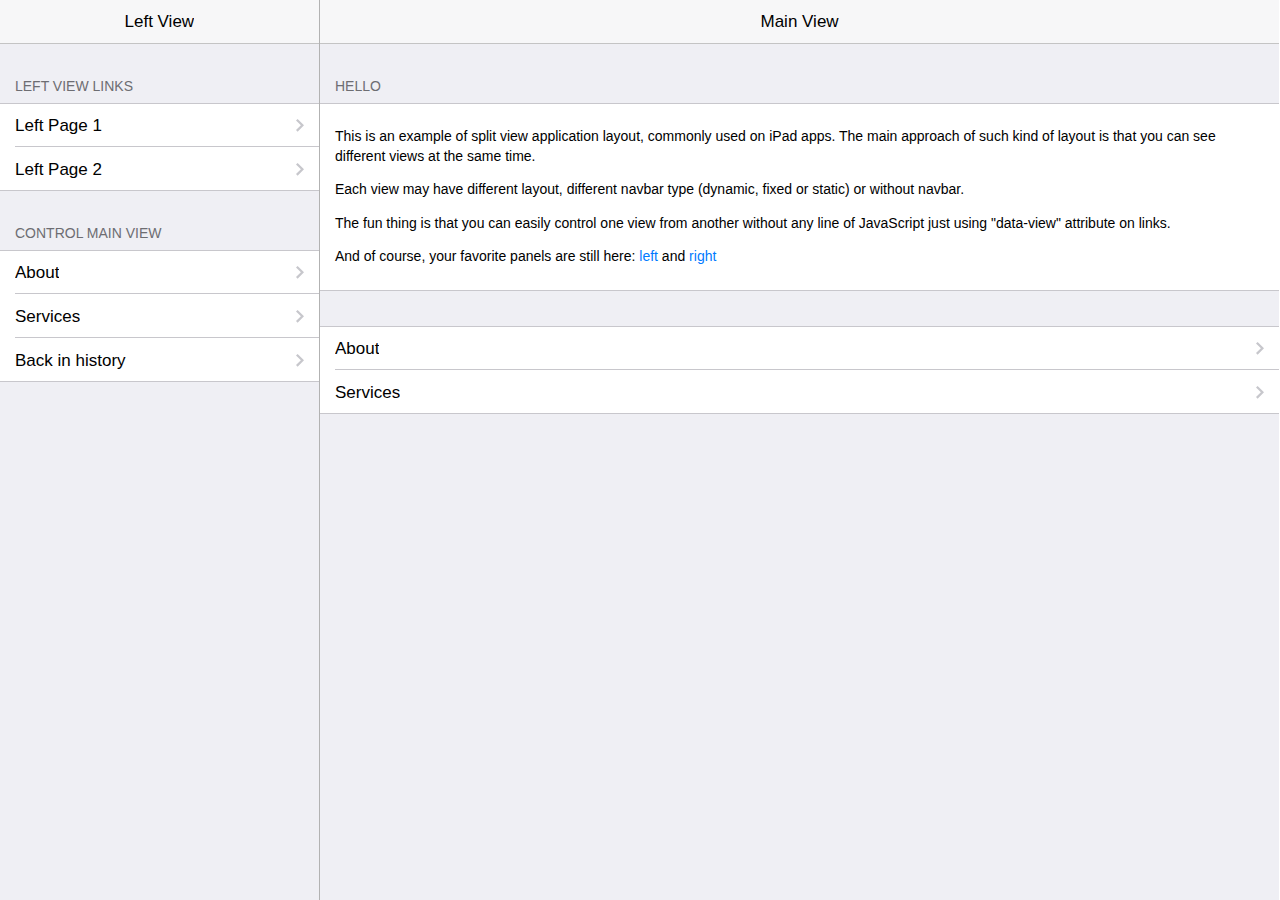
<file: lib/Framework7-1.5.0/examples/split-view/index.html>
<!DOCTYPE html>
<html>
  <head>
    <meta charset="utf-8">
    <meta name="viewport" content="width=device-width, initial-scale=1, maximum-scale=1, minimum-scale=1, user-scalable=no, minimal-ui">
    <meta name="apple-mobile-web-app-capable" content="yes">
    <meta name="apple-mobile-web-app-status-bar-style" content="black">
    <title>My App</title>
    <!-- Path to Framework7 Library CSS-->
    <link rel="stylesheet" href="../../dist/css/framework7.ios.min.css">
    <!-- Path to your custom app styles-->
    <link rel="stylesheet" href="css/my-app.css">
  </head>
  <body>
    <!-- Status bar overlay for fullscreen mode-->
    <div class="statusbar-overlay"></div>
    <!-- Panels overlay-->
    <div class="panel-overlay"></div>
    <!-- Left panel with reveal effect-->
    <div class="panel panel-left panel-reveal">
      <div class="content-block">
        <p>Left panel content goes here</p>
      </div>
    </div>
    <!-- Right panel with cover effect-->
    <div class="panel panel-right panel-cover">
      <div class="content-block">
        <p>Right panel content goes here</p>
      </div>
    </div>
    <!-- Views-->
    <div class="views">
      <!-- Left view-->
      <div class="view view-left navbar-through">
        <div class="navbar">
          <div class="navbar-inner">
            <div class="center sliding">Left View</div>
          </div>
        </div>
        <div class="pages">
          <div data-page="index-left" class="page">
            <div class="page-content">
              <div class="content-block-title">Left View Links</div>
              <div class="list-block">
                <ul>
                  <li><a href="left-page-1.html" class="item-link">
                      <div class="item-content">
                        <div class="item-inner">
                          <div class="item-title">Left Page 1</div>
                        </div>
                      </div></a></li>
                  <li><a href="left-page-2.html" class="item-link">
                      <div class="item-content">
                        <div class="item-inner">
                          <div class="item-title">Left Page 2</div>
                        </div>
                      </div></a></li>
                </ul>
              </div>
              <div class="content-block-title">Control Main View</div>
              <div class="list-block">
                <ul>
                  <li><a href="about.html" data-view=".view-main" class="item-link">
                      <div class="item-content">
                        <div class="item-inner">
                          <div class="item-title">About</div>
                        </div>
                      </div></a></li>
                  <li><a href="services.html" data-view=".view-main" class="item-link">
                      <div class="item-content">
                        <div class="item-inner">
                          <div class="item-title">Services</div>
                        </div>
                      </div></a></li>
                  <li><a href="#" data-view=".view-main" class="back item-link">
                      <div class="item-content">
                        <div class="item-inner">
                          <div class="item-title">Back in history</div>
                        </div>
                      </div></a></li>
                </ul>
              </div>
            </div>
          </div>
        </div>
      </div>
      <!-- Right view, it is main view-->
      <div class="view view-main navbar-through">
        <div class="navbar">
          <div class="navbar-inner">
            <div class="center sliding">Main View</div>
          </div>
        </div>
        <!-- Pages-->
        <div class="pages">
          <!-- Page, data-page contains page name-->
          <div data-page="index-1" class="page">
            <!-- Scrollable page content-->
            <div class="page-content">
              <div class="content-block-title">Hello</div>
              <div class="content-block">
                <div class="content-block-inner">
                  <p>This is an example of split view application layout, commonly used on iPad apps. The main approach of such kind of layout is that you can see different views at the same time.</p>
                  <p>Each view may have different layout, different navbar type (dynamic, fixed or static) or without navbar.</p>
                  <p>The fun thing is that you can easily control one view from another without any line of JavaScript just using "data-view" attribute on links.</p>
                  <p>And of course, your favorite panels are still here: <a href="#" class="open-panel">left</a> and  <a href="#" data-panel="right" class="open-panel">right</a></p>
                </div>
              </div>
              <div class="list-block">
                <ul>
                  <li><a href="about.html" class="item-link">
                      <div class="item-content">
                        <div class="item-inner">
                          <div class="item-title">About</div>
                        </div>
                      </div></a></li>
                  <li><a href="services.html" class="item-link">
                      <div class="item-content">
                        <div class="item-inner">
                          <div class="item-title">Services</div>
                        </div>
                      </div></a></li>
                </ul>
              </div>
            </div>
          </div>
        </div>
      </div>
    </div>
    <!-- Path to Framework7 Library JS-->
    <script type="text/javascript" src="../../dist/js/framework7.min.js"></script>
    <!-- Path to your app js-->
    <script type="text/javascript" src="js/my-app.js"></script>
  </body>
</html>
</file>
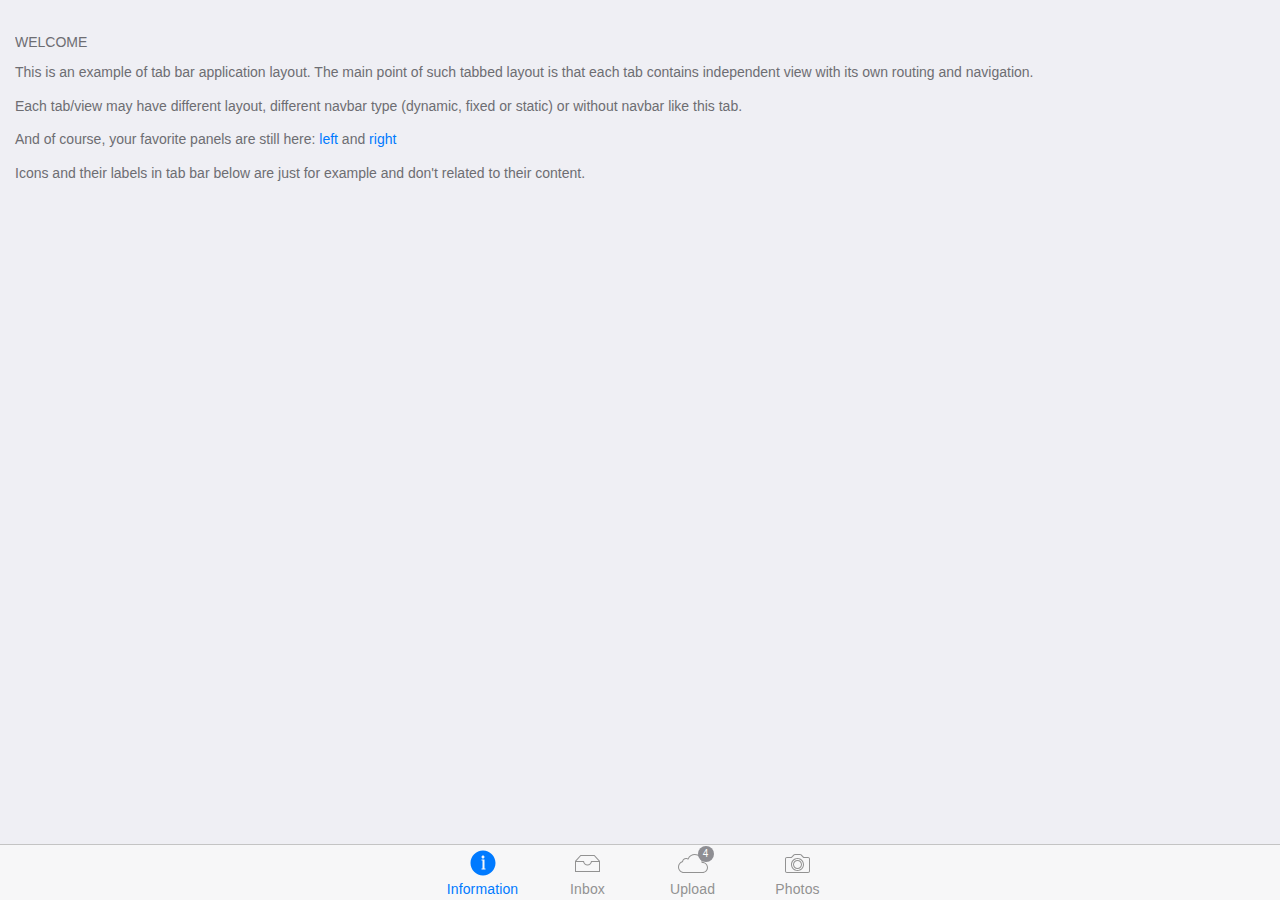
<file: lib/Framework7-1.5.0/examples/tab-bar/index.html>
<!DOCTYPE html>
<html>
  <head>
    <meta charset="utf-8">
    <meta name="viewport" content="width=device-width, initial-scale=1, maximum-scale=1, minimum-scale=1, user-scalable=no, minimal-ui">
    <meta name="apple-mobile-web-app-capable" content="yes">
    <meta name="apple-mobile-web-app-status-bar-style" content="black">
    <title>My App</title>
    <!-- Path to Framework7 Library CSS-->
    <link rel="stylesheet" href="../../dist/css/framework7.ios.min.css">
    <!-- Path to your custom app styles-->
    <link rel="stylesheet" href="css/my-app.css">
  </head>
  <body>
    <!-- Status bar overlay for fullscreen mode-->
    <div class="statusbar-overlay"></div>
    <!-- Panels overlay-->
    <div class="panel-overlay"></div>
    <!-- Left panel with reveal effect-->
    <div class="panel panel-left panel-reveal">
      <div class="content-block">
        <p>Left panel content goes here</p>
      </div>
    </div>
    <!-- Right panel with cover effect-->
    <div class="panel panel-right panel-cover">
      <div class="content-block">
        <p>Right panel content goes here</p>
      </div>
    </div>
    <!-- Views, and they are tabs-->
    <!-- We need to set "toolbar-through" class on it to keep space for our tab bar-->
    <div class="views tabs toolbar-through">
      <!-- Your first view, it is also a .tab and should have "active" class to make it visible by default-->
      <div id="view-1" class="view view-main tab active">
        <!-- Pages-->
        <div class="pages">
          <!-- Page, data-page contains page name-->
          <div data-page="index-1" class="page">
            <!-- Scrollable page content-->
            <div class="page-content">
              <div class="content-block-title">Welcome</div>
              <div class="content-block">
                <p>This is an example of tab bar application layout. The main point of such tabbed layout is that each tab contains independent view with its own routing and navigation.</p>
                <p>Each tab/view may have different layout, different navbar type (dynamic, fixed or static) or without navbar like this tab.</p>
                <p>And of course, your favorite panels are still here: <a href="#" class="open-panel">left</a> and  <a href="#" data-panel="right" class="open-panel">right</a></p>
                <p>Icons and their labels in tab bar below are just for example and don't related to their content.</p>
              </div>
            </div>
          </div>
        </div>
      </div>
      <!-- Second view (for second wrap)-->
      <div id="view-2" class="view tab">
        <!-- We can make with view with navigation, let's add Top Navbar-->
        <div class="navbar">
          <div class="navbar-inner">
            <div class="center sliding">Second View</div>
          </div>
        </div>
        <div class="pages navbar-through">
          <div data-page="index-2" class="page">
            <div class="page-content">
              <div class="content-block">
                <p>This is a second view. Lets, for example, have here some internal pages with navbar navigation</p>
              </div>
              <div class="list-block">
                <ul>
                  <li><a href="about.html" class="item-link">
                      <div class="item-content">
                        <div class="item-inner"> 
                          <div class="item-title">About Us</div>
                        </div>
                      </div></a></li>
                  <li><a href="services.html" class="item-link">
                      <div class="item-content"> 
                        <div class="item-inner">
                          <div class="item-title">Services</div>
                        </div>
                      </div></a></li>
                </ul>
              </div>
            </div>
          </div>
        </div>
      </div>
      <div id="view-3" class="view tab">
        <div class="pages">
          <div data-page="index-3" class="page">
            <div class="page-content">
              <div class="content-block-title">Another plain static view</div>
              <div class="content-block">
                <p>Lorem ipsum dolor sit amet, consectetur adipiscing elit. Nulla vel commodo massa, eu adipiscing mi. Class aptent taciti sociosqu ad litora torquent per conubia nostra, per inceptos himenaeos. Phasellus ultricies dictum neque, non varius tortor fermentum at. Curabitur auctor cursus imperdiet. Nam molestie nisi nec est lacinia volutpat in a purus. Maecenas consectetur condimentum viverra. Donec ultricies nec sem vel condimentum. Phasellus eu tincidunt enim, sit amet convallis orci. Vestibulum quis fringilla dolor.    </p>
                <p>Mauris commodo lacus at nisl lacinia, nec facilisis erat rhoncus. Sed eget pharetra nunc. Aenean vitae vehicula massa, sed sagittis ante. Quisque luctus nec velit dictum convallis. Nulla facilisi. Ut sed erat nisi. Donec non dolor massa. Mauris malesuada dolor velit, in suscipit leo consectetur vitae. Duis tempus ligula non eros pretium condimentum. Cras sed dolor odio.</p>
                <p>Lorem ipsum dolor sit amet, consectetur adipiscing elit. Nulla vel commodo massa, eu adipiscing mi. Class aptent taciti sociosqu ad litora torquent per conubia nostra, per inceptos himenaeos. Phasellus ultricies dictum neque, non varius tortor fermentum at. Curabitur auctor cursus imperdiet. Nam molestie nisi nec est lacinia volutpat in a purus. Maecenas consectetur condimentum viverra. Donec ultricies nec sem vel condimentum. Phasellus eu tincidunt enim, sit amet convallis orci. Vestibulum quis fringilla dolor.    </p>
              </div>
            </div>
          </div>
        </div>
      </div>
      <div id="view-4" class="view tab">
        <div class="pages navbar-fixed">
          <div data-page="index-4" class="page">
            <div class="navbar">
              <div class="navbar-inner">
                <div class="center">Settings</div>
              </div>
            </div>
            <div class="page-content">
              <div class="list-block">
                <ul>
                  <li>
                    <div class="item-content">
                      <div class="item-media"><i class="icon icon-form-name"></i></div>
                      <div class="item-inner"> 
                        <div class="item-title label">Name</div>
                        <div class="item-input">
                          <input type="text" placeholder="Your name">
                        </div>
                      </div>
                    </div>
                  </li>
                  <li>
                    <div class="item-content">
                      <div class="item-media"><i class="icon icon-form-email"></i></div>
                      <div class="item-inner"> 
                        <div class="item-title label">E-mail</div>
                        <div class="item-input">
                          <input type="email" placeholder="E-mail">
                        </div>
                      </div>
                    </div>
                  </li>
                  <li>
                    <div class="item-content">
                      <div class="item-media"><i class="icon icon-form-url"></i></div>
                      <div class="item-inner"> 
                        <div class="item-title label">URL</div>
                        <div class="item-input">
                          <input type="url" placeholder="URL">
                        </div>
                      </div>
                    </div>
                  </li>
                  <li>
                    <div class="item-content">
                      <div class="item-media"><i class="icon icon-form-password"></i></div>
                      <div class="item-inner"> 
                        <div class="item-title label">Password</div>
                        <div class="item-input">
                          <input type="password" placeholder="Password">
                        </div>
                      </div>
                    </div>
                  </li>
                  <li>
                    <div class="item-content">
                      <div class="item-media"><i class="icon icon-form-tel"></i></div>
                      <div class="item-inner"> 
                        <div class="item-title label">Phone</div>
                        <div class="item-input">
                          <input type="tel" placeholder="Phone">
                        </div>
                      </div>
                    </div>
                  </li>
                  <li>
                    <div class="item-content">
                      <div class="item-media"><i class="icon icon-form-gender"></i></div>
                      <div class="item-inner"> 
                        <div class="item-title label">Gender</div>
                        <div class="item-input">
                          <select>
                            <option>Male</option>
                            <option>Female</option>
                          </select>
                        </div>
                      </div>
                    </div>
                  </li>
                  <li>
                    <div class="item-content">
                      <div class="item-media"><i class="icon icon-form-calendar"></i></div>
                      <div class="item-inner"> 
                        <div class="item-title label">Birth date</div>
                        <div class="item-input">
                          <input type="date" placeholder="Birth day" value="2014-04-30">
                        </div>
                      </div>
                    </div>
                  </li>
                  <li>
                    <div class="item-content">
                      <div class="item-media"><i class="icon icon-form-toggle"></i></div>
                      <div class="item-inner"> 
                        <div class="item-title label">Switch</div>
                        <div class="item-input">
                          <label class="label-switch">
                            <input type="checkbox">
                            <div class="checkbox"></div>
                          </label>
                        </div>
                      </div>
                    </div>
                  </li>
                  <li>
                    <div class="item-content">
                      <div class="item-media"><i class="icon icon-form-settings"></i></div>
                      <div class="item-inner">
                        <div class="item-title label">Slider</div>
                        <div class="item-input">
                          <div class="range-slider">
                            <input type="range" min="0" max="100" value="50" step="0.1">
                          </div>
                        </div>
                      </div>
                    </div>
                  </li>
                </ul>
              </div>
              <div class="content-block">
                <p>Mauris commodo lacus at nisl lacinia, nec facilisis erat rhoncus. Sed eget pharetra nunc. Aenean vitae vehicula massa, sed sagittis ante. Quisque luctus nec velit dictum convallis. Nulla facilisi. Ut sed erat nisi. Donec non dolor massa. Mauris malesuada dolor velit, in suscipit leo consectetur vitae. Duis tempus ligula non eros pretium condimentum. Cras sed dolor odio.</p>
              </div>
            </div>
          </div>
        </div>
      </div>
      <!-- Bottom Tabbar-->
      <div class="toolbar tabbar tabbar-labels">
        <div class="toolbar-inner"><a href="#view-1" class="tab-link active"> <i class="icon tabbar-demo-icon-1"></i><span class="tabbar-label">Information</span></a><a href="#view-2" class="tab-link"><i class="icon tabbar-demo-icon-2"></i><span class="tabbar-label">Inbox</span></a><a href="#view-3" class="tab-link"> <i class="icon tabbar-demo-icon-3"><span class="badge bg-red">4</span></i><span class="tabbar-label">Upload</span></a><a href="#view-4" class="tab-link"> <i class="icon tabbar-demo-icon-4"></i><span class="tabbar-label">Photos</span></a></div>
      </div>
    </div>
    <!-- Path to Framework7 Library JS-->
    <script type="text/javascript" src="../../dist/js/framework7.min.js"></script>
    <!-- Path to your app js-->
    <script type="text/javascript" src="js/my-app.js"></script>
  </body>
</html>
</file>
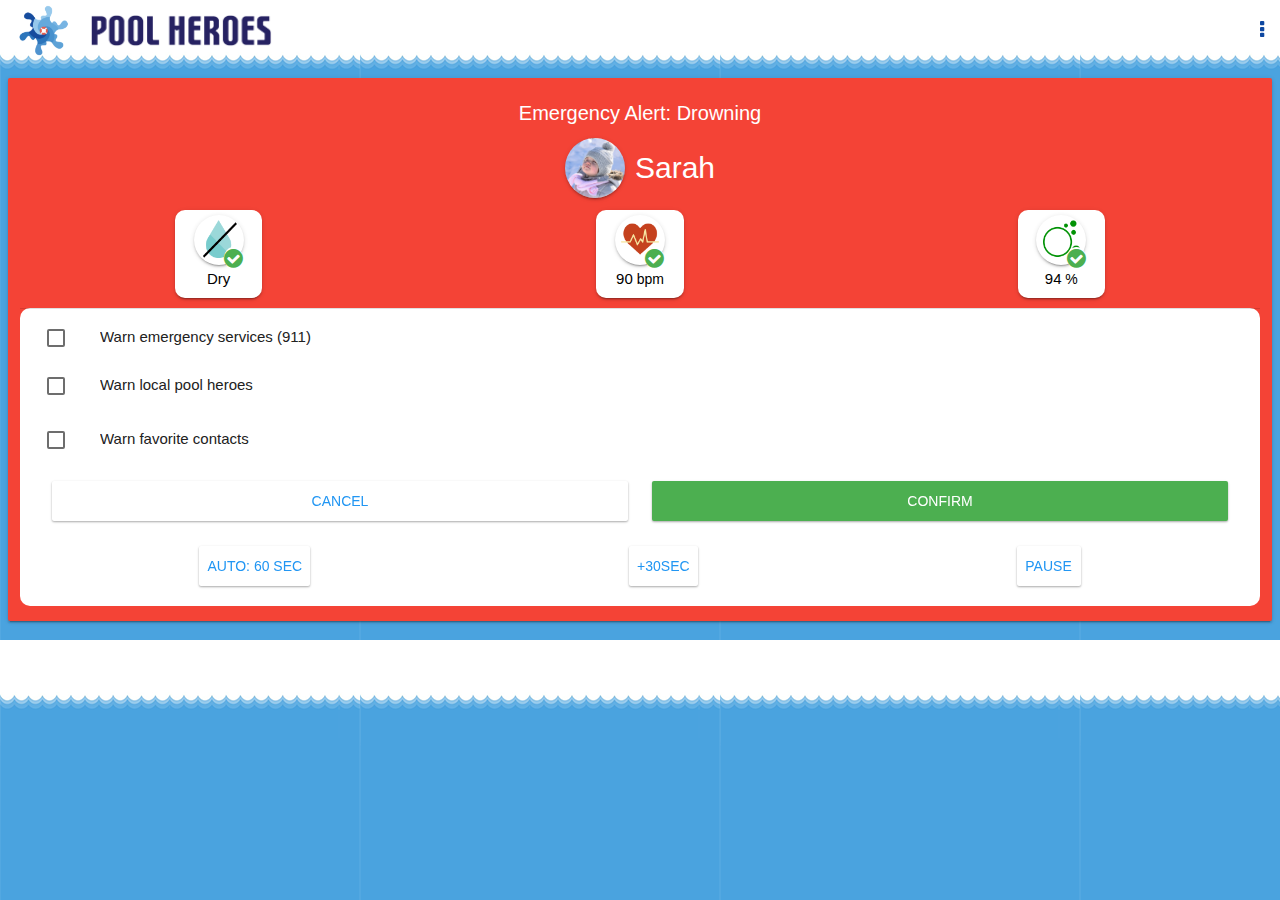
<file: emergency.html>
<!DOCTYPE html>
<html>

<head>
    <!-- Required meta tags-->
    <meta charset="utf-8">
    <meta name="viewport" content="width=device-width, initial-scale=1, maximum-scale=1, minimum-scale=1, user-scalable=no, minimal-ui">
    <meta name="mobile-web-app-capable" content="yes">
    <meta name="apple-mobile-web-app-capable" content="yes">
    <meta name="apple-mobile-web-app-status-bar-style" content="black">
    <meta name="theme-color" content="#2196f3">

    <title>Rolls Royce Technical Service</title>

    <!-- Path to Framework7 iOS CSS theme styles-->
    <link rel="stylesheet" href="lib/Framework7-1.5.0/dist/css/framework7.material.css">
    <!-- Path to Framework7 iOS related color styles -->
    <link rel="stylesheet" href="lib/Framework7-1.5.0/dist/css/framework7.material.colors.css">

    <!-- Path to your custom app styles-->
    <!--        <link rel="stylesheet" href="../CSS/style.css"/>-->

    <!-- embed jquery -->
    <script src="https://code.jquery.com/jquery-3.1.1.min.js"></script>

    <!-- embed font awesome -->
    <link href="https://maxcdn.bootstrapcdn.com/font-awesome/4.6.3/css/font-awesome.min.css" rel="stylesheet">

    <!--Path to own CSS SHEET-->
    <link rel="stylesheet" href="css/style-own.css">
    <link rel="stylesheet" href="css/circle.css">
    
        <!--Framework 7 icons-->
    <link rel="stylesheet" href="lib/Framework7-Icons-master/css/framework7-icons.css">
    
    <!-- Material IO icons-->
    <link href="https://fonts.googleapis.com/icon?family=Material+Icons" rel="stylesheet">
            
    
    <!--Bootstrap script for the progressbar-->
    <link href="https://fonts.googleapis.com/icon?family=Material+Icons" rel="stylesheet">

    

</head>

<!-- X when the body has loaded -->
<!--<body onload="X()">-->

<body>

    <!--THIS IS THE STATUSBAR-->
    <div class="statusbar-overlay"></div>
    <div class="panel-overlay"></div>
    <div class="views">
        <div class="view view-main">
            <div class="pages">
                <div data-page="emergency" class="page" style="background-image: url(Images/pool-heroes-bg2.png)">
                    <div class="">
                        <div class="whiteBg">
                            <div class="navbar" style="background-color: transparent">
                        <div class="navbar-inner">
                            <div class="left">
                                <a href="" class="link icon-only no-animation">
                                    <img src="Images/Pool-Heroes-Icon-Logo.png" width="55" alt="" class="">
                                </a>
                            </div>
                            <div style="margin-left: 0px;font-size: 24px; padding: 0px;" class="center">
                                <a href="" class="link icon-only no-animation" style="padding: 0px">
                                    <img src="Images/pool-heroes-text.png" height="35" alt="" class="">
                                </a></div>
                            <div class="right">
                                <a href="#" class="link icon-only" onclick="createPopover()" style="color: #0D47A1">
                                    <i class="fa fa-ellipsis-v"></i>
                                </a>
                            </div>
                        </div>
                        
                        <div class="videoBar"></div>
                        <div class="navCaption"></div>
                    </div>
                 
                    <div class="page-content" style="background-color: transparent; margin-top: 10px;">
                         <div id="card-list">
                        <!--OBLIGATORY COURSE-->
                        <!--<div style="font-size:20px; padding: 20px;">Welcome Adam</div>-->
                            
                    
                        <a href="engine_2.html" class="link">
                            <div class="card demo-card-header-pic redCard shadow--2dp" style="padding-bottom: 5px">
                                <div style="display: flex; justify-content: center">
                                    <div class="emerTitle">Emergency Alert: <span id="emCause">Drowning</span></div>
                                </div>
                                 <div style="display: flex; justify-content: center; margin: 10px 0px;">
                                     <div class="kidPhoto shadow--2dp"><img src="Images/Sarah.jpeg"></div>
                                     <div style="font-size: 30px; line-height: 60px; margin-left: 10px; color: white">Sarah</div>
                                </div>
                              
                                <div class="list-block" style="margin-top: 12px;">
                                    <ul class="emIcons">
                                        <li class="infoBox shadow--2dp okBox iW" id="iW">
                                           <div class="inCircle wStatus shadow--2dp">
                                                                <img src="Images/raindropCut.png">
                                                                <i class="fa fa-check-circle ok"></i>
                                            </div>
                                            <div class="emInfo">Dry</div>      
                                        </li>
                                        
                                        <li class=" infoBox shadow--2dp okBox iH" id="iH">
                                           <div class="inCircle hStatus shadow--2dp">
                                                                <img src="Images/cardiogram.png">
                                                                <i class="fa fa-check-circle ok"></i>
                                            </div>
                                            <div class="emInfo">90<span style="font-size:14px"> bpm</span></div>      
                                        </li>
                                        
                                        <li class=" infoBox shadow--2dp okBox iO" id="iO">
                                           <div class="inCircle oStatus shadow--2dp">
                                                                <img src="Images/oxygen-symbol.png">
                                                                <i class="fa fa-check-circle ok"></i>
                                            </div>
                                            <div class="emInfo">94<span style="font-size:14px"> %</span></div>      
                                        </li>
                                        
                                    </ul>
                                </div>
                                
        <div class="list-block attentionCard" style="margin: 10px 12px">
    <form id="filterForm">
  <ul>
    <!-- Text inputs -->
      
            <li><a href="#" class="item-link smart-select" data-open-in="picker" data-picker-height="400px" style="width:50%">
        </a>
                
        <div class="position" style="margin-bottom: 0px">
        <label class="label-checkbox item-content" style="padding:0px">
             <input type="checkbox" name="viewFavorites" value="yes">
        <div class="item-media">
          <i class="icon icon-form-checkbox"></i>
        </div>
        <div class="item-inner">
          <div class="item-title">Warn emergency services (911)</div>
        </div>
      </label>
                </div>
                
              <li>
                
        <div class="position" style="margin-top: 0px">
        <label class="label-checkbox item-content" style="padding:0px">
            <input type="checkbox" name="hideAttended" value="yes">
        <div class="item-media">
          <i class="icon icon-form-checkbox"></i>
        </div>
        <div class="item-inner">
          <div class="item-title">Warn local pool heroes</div>
        </div>
      </label>
                  </div>
      </li>

      <li>
      <div class="position">
        <label class="label-checkbox item-content" style="padding:0px">
            <input type="checkbox" name="hideAttended" value="yes">
        <div class="item-media">
          <i class="icon icon-form-checkbox"></i>
        </div>
        <div class="item-inner">
          <div class="item-title">Warn favorite contacts</div>
        </div>
      </label>
                  </div>
      </li>
 
  </ul>
        </form>
            
               <div class="buttonEm" style="margin-bottom: 0px;">
                                    <button class="col button button-raised" onclick="javascript:mainView.router.back()">Cancel</button>
                                    <button class="col button button-raised  button-fill color-green">Confirm</button>
                                </div>
            <div class="buttonEm2" style="color: black; margin-top: 0px">
                <button class="col button button-raised" >Auto: <span id="countDown">60</span> sec</button> 
                <button class="col button button-raised" id="countButton">+30sec</button>
                <button class="col button button-raised" id="pauseButton">Pause</button>

            </div>
</div>
    
                                
                             
                                
                       
                               
                            </div>
                        </a>
                            
                            
                            </div>
                       </div>


                        </div>
                    </div>
                
    
                </div>
            </div>
        </div>

    </div>
    
     <!-- Filter -->
  <div class="picker-modal picker-1" style="background-color:white">
    <div class="toolbar" style="background-color: #343048">
      <div class="toolbar-inner">
        <div class="left"><span>Filter</span></div>
          <a href="#" class="button button-fill color-teal" onclick="resetFilter('#filterForm')">Reset</a>
        <div class="right">
            <a href="#" class="close-picker button button-raised button-fill color-indigo" onclick="listListElement(filterList(currentDegree),myApp.formToData('#sortForm').myradio)">Done</a></div>
      </div>
    </div>
    <div class="picker-modal-inner">
<div class="list-block">
    <form id="filterForm">
  <ul>
    <!-- Text inputs -->
      
            <li>
                
        <div class="position">
        <label class="label-checkbox item-content" style="padding:0px">
        <div class="item-inner">
          <div class="item-title">View Favorites:</div>
        </div>
        <input type="checkbox" name="viewFavorites" value="yes">
        <div class="item-media">
          <i class="icon icon-form-checkbox"></i>
        </div>
      </label></div>
                
              
                


    <!-- Select -->
    <li>
      <div class="item-content">
        <div class="item-inner" >
          <div class="item-title label">Language</div>
          <div class="item-input button button-raised button-fill color-cyan">
            <select name="Language" class="button button-raised button-fill color-cyan">
              <option value="all" selected>All</option>
              <option value="gb">English</option>
              <option value="de">German</option>
            </select>
          </div>
        </div>
      </div>
    </li>
      
    <li>
      <div class="item-content">
        <div class="item-inner">
          <div class="item-title label">ECTS</div>
          <div class="item-input button button-raised button-fill color-cyan">
            <select name="limit" class="button button-raised button-fill color-cyan">
              <option value="greater" selected>Greater than</option>
              <option value="equal">Equal to</option>
            </select>
          </div>
          <div class="item-input button button-raised button-fill color-cyan">
            <select name="ECTS" class="button button-raised button-fill color-cyan">
                <option value="1" selected>1</option>
                <option value="2">2</option>
                <option value="3">3</option>
                <option value="4">4</option>
                <option value="5">5</option>
              <option value="6">6</option>
            </select>
          </div>
          </div>
        </div>
    </li>
      
    <li>
      <div class="item-content">
        <div class="item-inner">
          <div class="item-title label">Rating</div>
            <div class="label">Greater than</div>
          <div class="item-input button button-raised button-fill color-cyan">
            <select name="Rating" class="button button-raised button-fill color-cyan">
                <option value="1" selected>1</option>
                <option value="2">2</option>
                <option value="3">3</option>
                <option value="4">4</option>
                <option value="5">5</option>
            </select>
          </div>
        </div>
      </div>
    </li>
 
  </ul>
        </form>
</div>
    </div>
  </div>
    
    <!-- Sort -->
  <div class="picker-modal picker-2" style="background-color:white">
    <div class="toolbar">
      <div class="toolbar-inner">
        <div class="left"><span>Sort</span></div>
          <a href="#" class="button button-fill color-teal" onclick="resetFilter('#sortForm')">Reset</a>
        <div class="right">            <a href="#" class="close-picker button button-raised button-fill color-indigo" onclick="listListElement(filterList(currentDegree),myApp.formToData('#sortForm').myradio)">Done</a></div>
      </div>
    </div>
    <div class="picker-modal-inner">
        <div class="list-block">
<form id="sortForm">
  <ul>
    <!-- Single radio input -->
    <li>
      <label class="label-radio item-content">
        <!-- Checked by default -->
        <input type="radio" name="myradio" value="Alphabetical" checked="checked">
        <div class="item-media">
          <i class="icon icon-form-radio"></i>
        </div>
        <div class="item-inner">
          <div class="item-title">Alphabetical</div>
        </div>
      </label>
    </li>
    <!-- Another radio input -->
    <li>
      <label class="label-radio item-content">
        <input type="radio" name="myradio" value="ECTS">
        <div class="item-media">
          <i class="icon icon-form-radio"></i>
        </div>
        <div class="item-inner">
          <div class="item-title">Date</div>
        </div>
      </label>
    </li>
      
    <li>
      <label class="label-radio item-content">
        <!-- Checked by default -->
        <input type="radio" name="myradio" value="Language">
        <div class="item-media">
          <i class="icon icon-form-radio"></i>
        </div>
        <div class="item-inner">
          <div class="item-title">Pending Tasks</div>
        </div>
      </label>
    </li>
  </ul>
    </form>
</div>   
    </div>
  </div>
     
</body>
    
    <!--Our javascript script-->
    <script type="text/javascript" src="lib/Framework7-1.5.0/dist/js/framework7.min.js"></script>
    <script src="js/courses.js"></script>
    <script src="js/test.js"></script>
    <script src="js/script-own-emmanuel.js"></script>
    <script src="js/maint.js"></script>
</body>

</html>
</file>
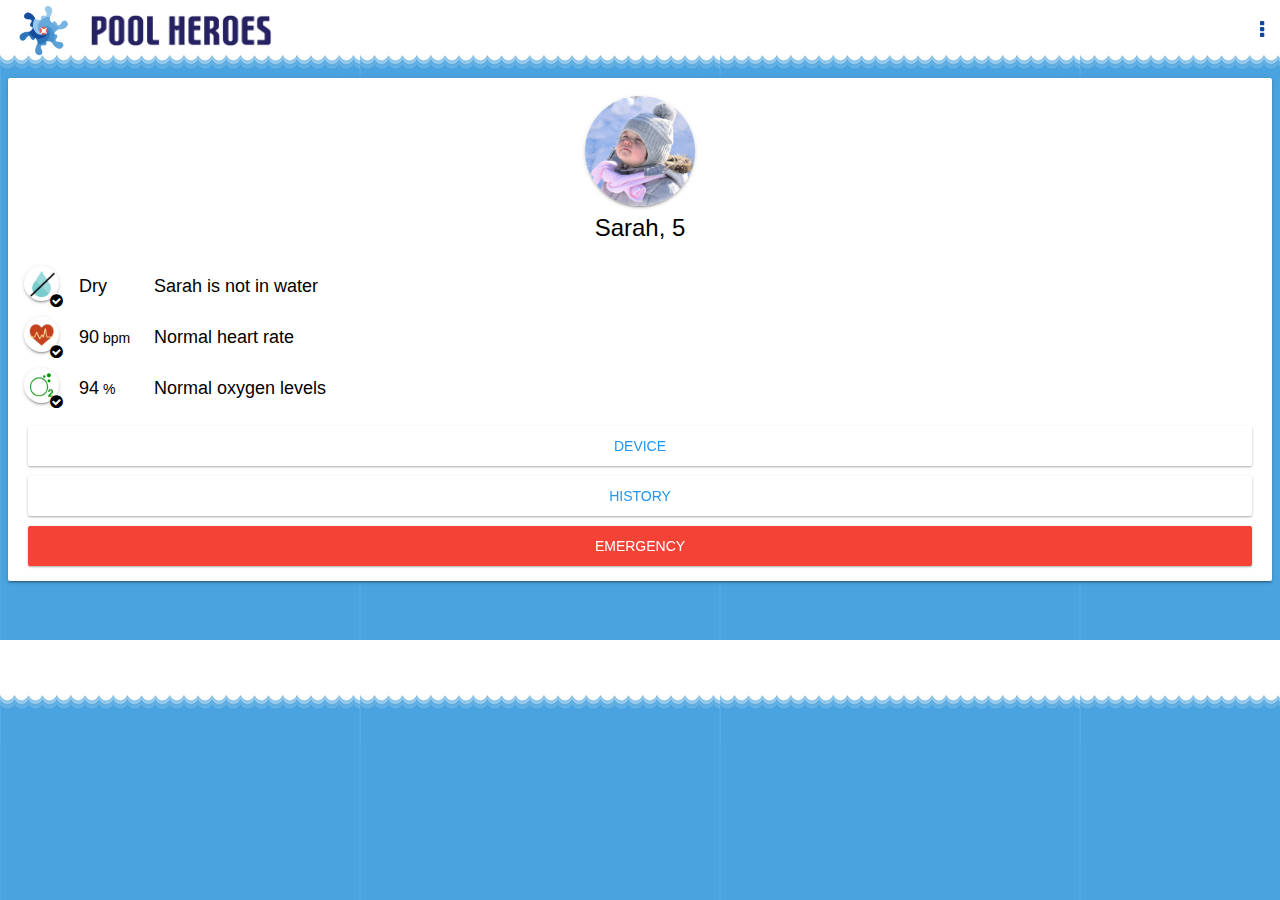
<file: kidSummary.html>
<!DOCTYPE html>
<html>

<head>
    <!-- Required meta tags-->
    <meta charset="utf-8">
    <meta name="viewport" content="width=device-width, initial-scale=1, maximum-scale=1, minimum-scale=1, user-scalable=no, minimal-ui">
    <meta name="mobile-web-app-capable" content="yes">
    <meta name="apple-mobile-web-app-capable" content="yes">
    <meta name="apple-mobile-web-app-status-bar-style" content="black">
    <meta name="theme-color" content="#2196f3">

    <title>Rolls Royce Technical Service</title>

    <!-- Path to Framework7 iOS CSS theme styles-->
    <link rel="stylesheet" href="lib/Framework7-1.5.0/dist/css/framework7.material.css">
    <!-- Path to Framework7 iOS related color styles -->
    <link rel="stylesheet" href="lib/Framework7-1.5.0/dist/css/framework7.material.colors.css">

    <!-- Path to your custom app styles-->
    <!--        <link rel="stylesheet" href="../CSS/style.css"/>-->

    <!-- embed jquery -->
    <script src="https://code.jquery.com/jquery-3.1.1.min.js"></script>

    <!-- embed font awesome -->
    <link href="https://maxcdn.bootstrapcdn.com/font-awesome/4.6.3/css/font-awesome.min.css" rel="stylesheet">

    <!--Path to own CSS SHEET-->
    <link rel="stylesheet" href="css/style-own.css">
    <link rel="stylesheet" href="css/circle.css">
    
        <!--Framework 7 icons-->
    <link rel="stylesheet" href="lib/Framework7-Icons-master/css/framework7-icons.css">
    
    <!-- Material IO icons-->
    <link href="https://fonts.googleapis.com/icon?family=Material+Icons" rel="stylesheet">
            
    
    <!--Bootstrap script for the progressbar-->
    <link href="https://fonts.googleapis.com/icon?family=Material+Icons" rel="stylesheet">

    

</head>

<!-- X when the body has loaded -->
<!--<body onload="X()">-->

<body>

    <!--THIS IS THE STATUSBAR-->
    <div class="statusbar-overlay"></div>
    <div class="panel-overlay"></div>
    <div class="views">
        <div class="view view-main">
            <div class="pages">
                <div data-page="index" class="page" style="background-image: url(Images/pool-heroes-bg2.png)">
                    <div class="">
                        <div class="whiteBg">
                            <div class="navbar" style="background-color: transparent">
                        <div class="navbar-inner">
                            <div class="left">
                                <a href="" class="link icon-only no-animation">
                                    <img src="Images/Pool-Heroes-Icon-Logo.png" width="55" alt="" class="">
                                </a>
                            </div>
                            <div style="margin-left: 0px;font-size: 24px; padding: 0px;" class="center">
                                <a href="" class="link icon-only no-animation" style="padding: 0px">
                                    <img src="Images/pool-heroes-text.png" height="35" alt="" class="">
                                </a></div>
                            <div class="right">
                                <a href="#" class="link icon-only" onclick="createPopover()" style="color: #0D47A1">
                                    <i class="fa fa-ellipsis-v"></i>
                                </a>
                            </div>
                        </div>
                        
                        <div class="videoBar"></div>
                        <div class="navCaption"></div>
                    </div>
                 
                    <div class="page-content" style="background-color: transparent; margin-top: 10px;">
                         <div id="card-list">
                        <!--OBLIGATORY COURSE-->
                        <!--<div style="font-size:20px; padding: 20px;">Welcome Adam</div>-->
                            
                    
                        <a href="engine_2.html" class="link">
                            <div class="card demo-card-header-pic blueCard shadow--2dp" style="padding-bottom: 10px">
                                <div style="display: flex; justify-content: center">
                                    <div class="kidBigPhoto shadow--2dp"><img src="Images/Sarah.jpeg"></div>
                                </div>
                                 <div style="display: flex; justify-content: center">
                                    <div style="font-size: 24px;">Sarah, 5</div>
                                </div>
                              
                                <div class="list-block" style="margin-top: 12px;">
                                    <ul id="">
                                        <li class=" infoLi">
                                            <div class="swipeout-content">
                                                <a href="kidSummary.html" class="item-content item-link">
                                                    <div class="item-inner" style="background: none; padding-right: 16px">
                                                        <div class="statusCircle wStatus shadow--2dp">
                                                                <img src="Images/raindropCut.png">
                                                                <i class="fa fa-check-circle"></i>
                                                            </div>
                                                        
                                                        <div class="statusInfo"><div class="sDesc">Dry</div>Sarah is not in water</div>
                                                    </div>
                                                </a>
                                            </div>
                                               
                                        </li>
                                        
                                        <li class=" infoLi">
                                            <div class="swipeout-content">
                                                <a href="kidSummary.html" class="item-content item-link">
                                                    <div class="item-inner" style="background: none; padding-right: 16px">
                                                        <div class="statusCircle wStatus shadow--2dp">
                                                                <img src="Images/cardiogram.png">
                                                                <i class="fa fa-check-circle"></i>
                                                            </div>
                                                        <div class="statusInfo"><div class="sDesc">90<span style="font-size:14px"> bpm</span></div>Normal heart rate</div>
                                                    </div>
                                                </a>
                                            </div>
                                              
                                        </li>
                                        
                                        <li class="infoLi">
                                            <div class="swipeout-content">
                                                <a href="kidSummary.html" class="item-content item-link">
                                                    <div class="item-inner" style="background: none; padding-right: 16px">
                                                        <div class="statusCircle oStatus shadow--2dp">
                                                                <img src="Images/oxygen-symbol.png">
                                                                <i class="fa fa-check-circle"></i>
                                                            </div>
                                                        <div class="statusInfo"><div class="sDesc">94<span style="font-size:14px"> %</span></div>Normal oxygen levels</div>
                                                    </div>
                                                </a>
                                            </div>
                                             
                                        </li>
                                        
                                    </ul>
                                </div>
                                
                                <div class="buttonRow">
                                    <button class="col button button-raised">Device</button>
                                    <button class="col button button-raised">History</button>
                                    <button class="col button button-raised button-fill color-red" onclick="javascript:mainView.router.loadPage('emergency.html')">Emergency</button>
                                </div>
                                
                       
                               
                            </div>
                        </a>
                            
                            
                            </div>
                       </div>


                        </div>
                    </div>
                
    
                </div>
            </div>
        </div>

    </div>
    
     <!-- Filter -->
  <div class="picker-modal picker-1" style="background-color:white">
    <div class="toolbar" style="background-color: #343048">
      <div class="toolbar-inner">
        <div class="left"><span>Filter</span></div>
          <a href="#" class="button button-fill color-teal" onclick="resetFilter('#filterForm')">Reset</a>
        <div class="right">
            <a href="#" class="close-picker button button-raised button-fill color-indigo" onclick="listListElement(filterList(currentDegree),myApp.formToData('#sortForm').myradio)">Done</a></div>
      </div>
    </div>
    <div class="picker-modal-inner">
<div class="list-block">
    <form id="filterForm">
  <ul>
    <!-- Text inputs -->
      
            <li>
                
        <div class="position">
        <label class="label-checkbox item-content" style="padding:0px">
        <div class="item-inner">
          <div class="item-title">View Favorites:</div>
        </div>
        <input type="checkbox" name="viewFavorites" value="yes">
        <div class="item-media">
          <i class="icon icon-form-checkbox"></i>
        </div>
      </label></div>
                
              
                


    <!-- Select -->
    <li>
      <div class="item-content">
        <div class="item-inner" >
          <div class="item-title label">Language</div>
          <div class="item-input button button-raised button-fill color-cyan">
            <select name="Language" class="button button-raised button-fill color-cyan">
              <option value="all" selected>All</option>
              <option value="gb">English</option>
              <option value="de">German</option>
            </select>
          </div>
        </div>
      </div>
    </li>
      
    <li>
      <div class="item-content">
        <div class="item-inner">
          <div class="item-title label">ECTS</div>
          <div class="item-input button button-raised button-fill color-cyan">
            <select name="limit" class="button button-raised button-fill color-cyan">
              <option value="greater" selected>Greater than</option>
              <option value="equal">Equal to</option>
            </select>
          </div>
          <div class="item-input button button-raised button-fill color-cyan">
            <select name="ECTS" class="button button-raised button-fill color-cyan">
                <option value="1" selected>1</option>
                <option value="2">2</option>
                <option value="3">3</option>
                <option value="4">4</option>
                <option value="5">5</option>
              <option value="6">6</option>
            </select>
          </div>
          </div>
        </div>
    </li>
      
    <li>
      <div class="item-content">
        <div class="item-inner">
          <div class="item-title label">Rating</div>
            <div class="label">Greater than</div>
          <div class="item-input button button-raised button-fill color-cyan">
            <select name="Rating" class="button button-raised button-fill color-cyan">
                <option value="1" selected>1</option>
                <option value="2">2</option>
                <option value="3">3</option>
                <option value="4">4</option>
                <option value="5">5</option>
            </select>
          </div>
        </div>
      </div>
    </li>
 
  </ul>
        </form>
</div>
    </div>
  </div>
    
    <!-- Sort -->
  <div class="picker-modal picker-2" style="background-color:white">
    <div class="toolbar">
      <div class="toolbar-inner">
        <div class="left"><span>Sort</span></div>
          <a href="#" class="button button-fill color-teal" onclick="resetFilter('#sortForm')">Reset</a>
        <div class="right">            <a href="#" class="close-picker button button-raised button-fill color-indigo" onclick="listListElement(filterList(currentDegree),myApp.formToData('#sortForm').myradio)">Done</a></div>
      </div>
    </div>
    <div class="picker-modal-inner">
        <div class="list-block">
<form id="sortForm">
  <ul>
    <!-- Single radio input -->
    <li>
      <label class="label-radio item-content">
        <!-- Checked by default -->
        <input type="radio" name="myradio" value="Alphabetical" checked="checked">
        <div class="item-media">
          <i class="icon icon-form-radio"></i>
        </div>
        <div class="item-inner">
          <div class="item-title">Alphabetical</div>
        </div>
      </label>
    </li>
    <!-- Another radio input -->
    <li>
      <label class="label-radio item-content">
        <input type="radio" name="myradio" value="ECTS">
        <div class="item-media">
          <i class="icon icon-form-radio"></i>
        </div>
        <div class="item-inner">
          <div class="item-title">Date</div>
        </div>
      </label>
    </li>
      
    <li>
      <label class="label-radio item-content">
        <!-- Checked by default -->
        <input type="radio" name="myradio" value="Language">
        <div class="item-media">
          <i class="icon icon-form-radio"></i>
        </div>
        <div class="item-inner">
          <div class="item-title">Pending Tasks</div>
        </div>
      </label>
    </li>
  </ul>
    </form>
</div>   
    </div>
  </div>
     
</body>
    
    <!--Our javascript script-->
    <script type="text/javascript" src="lib/Framework7-1.5.0/dist/js/framework7.min.js"></script>
    <script src="js/courses.js"></script>
    <script src="js/test.js"></script>
    <script src="js/script-own-emmanuel.js"></script>
    <script src="js/maint.js"></script>
</body>

</html>
</file>
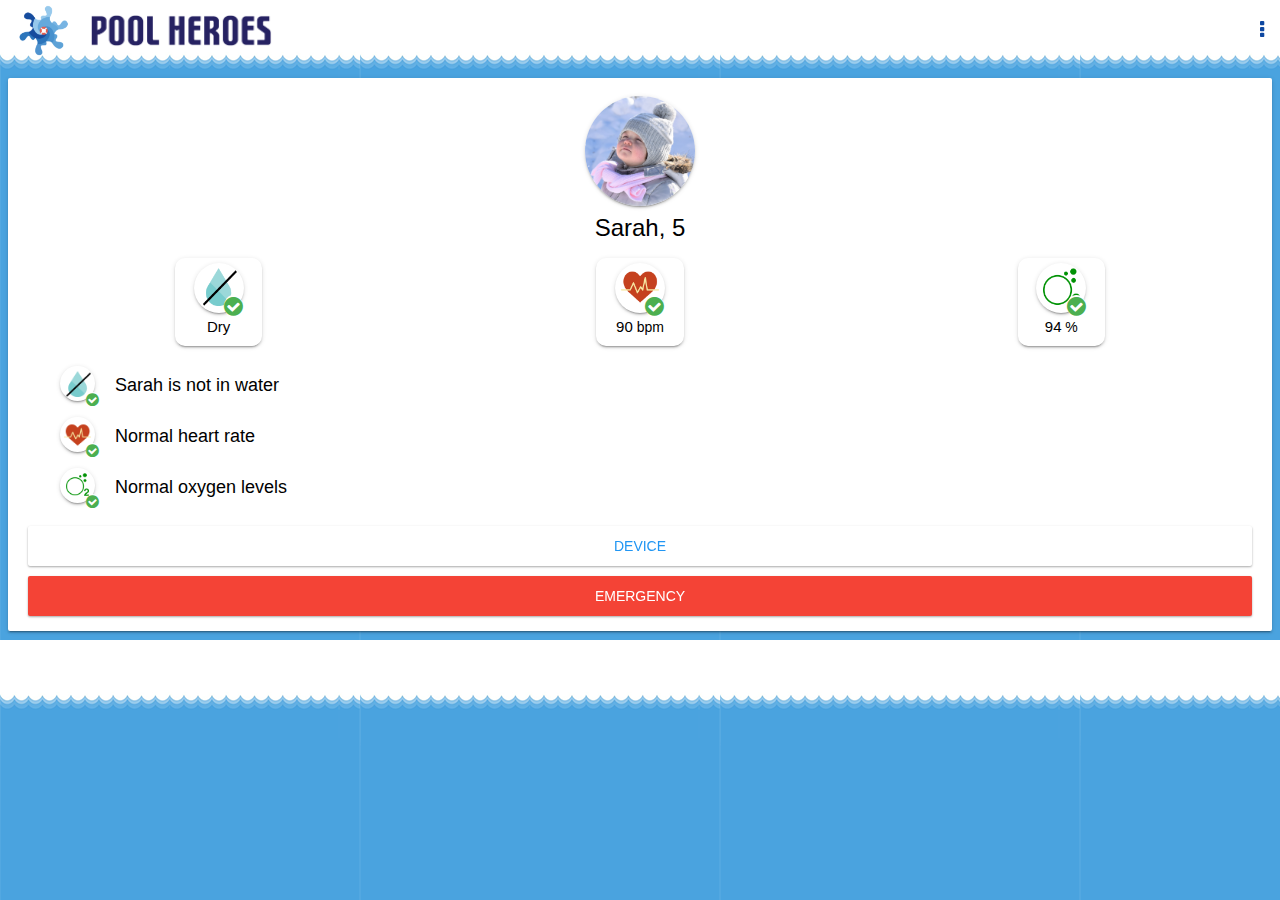
<file: kidSummary2.html>
<!DOCTYPE html>
<html>

<head>
    <!-- Required meta tags-->
    <meta charset="utf-8">
    <meta name="viewport" content="width=device-width, initial-scale=1, maximum-scale=1, minimum-scale=1, user-scalable=no, minimal-ui">
    <meta name="mobile-web-app-capable" content="yes">
    <meta name="apple-mobile-web-app-capable" content="yes">
    <meta name="apple-mobile-web-app-status-bar-style" content="black">
    <meta name="theme-color" content="#2196f3">

    <title>Rolls Royce Technical Service</title>

    <!-- Path to Framework7 iOS CSS theme styles-->
    <link rel="stylesheet" href="lib/Framework7-1.5.0/dist/css/framework7.material.css">
    <!-- Path to Framework7 iOS related color styles -->
    <link rel="stylesheet" href="lib/Framework7-1.5.0/dist/css/framework7.material.colors.css">

    <!-- Path to your custom app styles-->
    <!--        <link rel="stylesheet" href="../CSS/style.css"/>-->

    <!-- embed jquery -->
    <script src="https://code.jquery.com/jquery-3.1.1.min.js"></script>

    <!-- embed font awesome -->
    <link href="https://maxcdn.bootstrapcdn.com/font-awesome/4.6.3/css/font-awesome.min.css" rel="stylesheet">

    <!--Path to own CSS SHEET-->
    <link rel="stylesheet" href="css/style-own.css">
    <link rel="stylesheet" href="css/circle.css">
    
        <!--Framework 7 icons-->
    <link rel="stylesheet" href="lib/Framework7-Icons-master/css/framework7-icons.css">
    
    <!-- Material IO icons-->
    <link href="https://fonts.googleapis.com/icon?family=Material+Icons" rel="stylesheet">
            
    
    <!--Bootstrap script for the progressbar-->
    <link href="https://fonts.googleapis.com/icon?family=Material+Icons" rel="stylesheet">

    

</head>

<!-- X when the body has loaded -->
<!--<body onload="X()">-->

<body>

    <!--THIS IS THE STATUSBAR-->
    <div class="statusbar-overlay"></div>
    <div class="panel-overlay"></div>
    <div class="views">
        <div class="view view-main">
            <div class="pages">
                <div data-page="kidSummary" class="page" style="background-image: url(Images/pool-heroes-bg2.png)">
                    <div class="">
                        <div class="whiteBg">
                            <div class="navbar" style="background-color: transparent">
                        <div class="navbar-inner">
                            <div class="left">
                                <a href="" class="link icon-only no-animation">
                                    <img src="Images/Pool-Heroes-Icon-Logo.png" width="55" alt="" class="">
                                </a>
                            </div>
                            <div style="margin-left: 0px;font-size: 24px; padding: 0px;" class="center">
                                <a href="" class="link icon-only no-animation" style="padding: 0px">
                                    <img src="Images/pool-heroes-text.png" height="35" alt="" class="">
                                </a></div>
                            <div class="right">
                                <a href="#" class="link icon-only" onclick="createPopover()" style="color: #0D47A1">
                                    <i class="fa fa-ellipsis-v"></i>
                                </a>
                            </div>
                        </div>
                        
                        <div class="videoBar"></div>
                        <div class="navCaption"></div>
                    </div>
                 
                    <div class="page-content" style="background-color: transparent; margin-top: 10px;">
                         <div id="card-list">
                        <!--OBLIGATORY COURSE-->
                        <!--<div style="font-size:20px; padding: 20px;">Welcome Adam</div>-->
                            
                    
                        <a href="engine_2.html" class="link">
                            <div class="card demo-card-header-pic blueCard shadow--2dp" style="padding-bottom: 10px">
                                <div style="display: flex; justify-content: center">
                                    <div class="kidBigPhoto shadow--2dp"><img src="Images/Sarah.jpeg"></div>
                                </div>
                                 <div style="display: flex; justify-content: center">
                                    <div style="font-size: 24px;">Sarah, 5</div>
                                </div>
                                
                                <div class="list-block" style="margin-top: 12px;">
                                    <ul class="emIcons">
                                        <li class="infoBox shadow--2dp iW" >
                                           <div class="inCircle wStatus shadow--2dp">
                                                                <img src="Images/raindropCut.png">
                                                                <i class="fa fa-check-circle ok"></i>
                                            </div>
                                            <div class="emInfo">Dry</div>      
                                        </li>
                                        
                                        <li class="infoBox shadow--2dp iH" >
                                           <div class="inCircle hStatus shadow--2dp">
                                                                <img src="Images/cardiogram.png">
                                                                <i class="fa fa-check-circle ok"></i>
                                            </div>
                                            <div class="emInfo">90<span style="font-size:14px"> bpm</span></div>      
                                        </li>
                                        
                                        <li class=" infoBox shadow--2dp iO" >
                                           <div class="inCircle oStatus shadow--2dp">
                                                                <img src="Images/oxygen-symbol.png">
                                                                <i class="fa fa-check-circle ok"></i>
                                            </div>
                                            <div class="emInfo">94<span style="font-size:14px"> %</span></div>      
                                        </li>
                                        
                                    </ul>
                                </div>
                              
                                <div class="list-block" style="margin-top: 12px; margin-left: 36px;">
                                    <ul id="">
                                        <li class="infoLi" id="iWater">
                                            <div class="swipeout-content">
                                                <a href="kidSummary.html" class="item-content item-link">
                                                    <div class="item-inner" style="background: none; padding-right: 16px">
                                                        <div class="statusCircle wStatus shadow--2dp">
                                                                <img src="Images/raindropCut.png">
                                                                <i class="fa fa-check-circle ok"></i>
                                                            </div>
                                                        
                                                        <div class="statusInfo">Sarah is not in water</div>
                                                    </div>
                                                </a>
                                            </div>
                                               
                                        </li>
                                        
                                        <li class=" infoLi" id="iHeart">
                                            <div class="swipeout-content">
                                                <a href="kidSummary.html" class="item-content item-link">
                                                    <div class="item-inner" style="background: none; padding-right: 16px">
                                                        <div class="statusCircle hStatus shadow--2dp">
                                                                <img src="Images/cardiogram.png">
                                                                <i class="fa fa-check-circle ok"></i>
                                                            </div>
                                                        <div class="statusInfo">Normal heart rate</div>
                                                    </div>
                                                </a>
                                            </div>
                                              
                                        </li>
                                        
                                        <li class="infoLi" id="iO2">
                                            <div class="swipeout-content">
                                                <a href="kidSummary.html" class="item-content item-link">
                                                    <div class="item-inner" style="background: none; padding-right: 16px">
                                                        <div class="statusCircle oStatus shadow--2dp">
                                                                <img src="Images/oxygen-symbol.png">
                                                                <i class="fa fa-check-circle ok"></i>
                                                            </div>
                                                        <div class="statusInfo">Normal oxygen levels</div>
                                                    </div>
                                                </a>
                                            </div>
                                             
                                        </li>
                                        
                                    </ul>
                                </div>
                                
                                <div class="buttonRow">
                                    <button class="col button button-raised">Device</button>
                                    <button class="col button button-raised button-fill color-red" onclick="javascript:mainView.router.loadPage('emergency.html')">Emergency</button>
                                </div>
                                
                       
                               
                            </div>
                        </a>
                            
                            
                            </div>
                       </div>


                        </div>
                    </div>
                
    
                </div>
            </div>
        </div>

    </div>
    
     <!-- Filter -->
  <div class="picker-modal picker-1" style="background-color:white">
    <div class="toolbar" style="background-color: #343048">
      <div class="toolbar-inner">
        <div class="left"><span>Filter</span></div>
          <a href="#" class="button button-fill color-teal" onclick="resetFilter('#filterForm')">Reset</a>
        <div class="right">
            <a href="#" class="close-picker button button-raised button-fill color-indigo" onclick="listListElement(filterList(currentDegree),myApp.formToData('#sortForm').myradio)">Done</a></div>
      </div>
    </div>
    <div class="picker-modal-inner">
<div class="list-block">
    <form id="filterForm">
  <ul>
    <!-- Text inputs -->
      
            <li>
                
        <div class="position">
        <label class="label-checkbox item-content" style="padding:0px">
        <div class="item-inner">
          <div class="item-title">View Favorites:</div>
        </div>
        <input type="checkbox" name="viewFavorites" value="yes">
        <div class="item-media">
          <i class="icon icon-form-checkbox"></i>
        </div>
      </label></div>
                
              
                


    <!-- Select -->
    <li>
      <div class="item-content">
        <div class="item-inner" >
          <div class="item-title label">Language</div>
          <div class="item-input button button-raised button-fill color-cyan">
            <select name="Language" class="button button-raised button-fill color-cyan">
              <option value="all" selected>All</option>
              <option value="gb">English</option>
              <option value="de">German</option>
            </select>
          </div>
        </div>
      </div>
    </li>
      
    <li>
      <div class="item-content">
        <div class="item-inner">
          <div class="item-title label">ECTS</div>
          <div class="item-input button button-raised button-fill color-cyan">
            <select name="limit" class="button button-raised button-fill color-cyan">
              <option value="greater" selected>Greater than</option>
              <option value="equal">Equal to</option>
            </select>
          </div>
          <div class="item-input button button-raised button-fill color-cyan">
            <select name="ECTS" class="button button-raised button-fill color-cyan">
                <option value="1" selected>1</option>
                <option value="2">2</option>
                <option value="3">3</option>
                <option value="4">4</option>
                <option value="5">5</option>
              <option value="6">6</option>
            </select>
          </div>
          </div>
        </div>
    </li>
      
    <li>
      <div class="item-content">
        <div class="item-inner">
          <div class="item-title label">Rating</div>
            <div class="label">Greater than</div>
          <div class="item-input button button-raised button-fill color-cyan">
            <select name="Rating" class="button button-raised button-fill color-cyan">
                <option value="1" selected>1</option>
                <option value="2">2</option>
                <option value="3">3</option>
                <option value="4">4</option>
                <option value="5">5</option>
            </select>
          </div>
        </div>
      </div>
    </li>
 
  </ul>
        </form>
</div>
    </div>
  </div>
    
    <!-- Sort -->
  <div class="picker-modal picker-2" style="background-color:white">
    <div class="toolbar">
      <div class="toolbar-inner">
        <div class="left"><span>Sort</span></div>
          <a href="#" class="button button-fill color-teal" onclick="resetFilter('#sortForm')">Reset</a>
        <div class="right">            <a href="#" class="close-picker button button-raised button-fill color-indigo" onclick="listListElement(filterList(currentDegree),myApp.formToData('#sortForm').myradio)">Done</a></div>
      </div>
    </div>
    <div class="picker-modal-inner">
        <div class="list-block">
<form id="sortForm">
  <ul>
    <!-- Single radio input -->
    <li>
      <label class="label-radio item-content">
        <!-- Checked by default -->
        <input type="radio" name="myradio" value="Alphabetical" checked="checked">
        <div class="item-media">
          <i class="icon icon-form-radio"></i>
        </div>
        <div class="item-inner">
          <div class="item-title">Alphabetical</div>
        </div>
      </label>
    </li>
    <!-- Another radio input -->
    <li>
      <label class="label-radio item-content">
        <input type="radio" name="myradio" value="ECTS">
        <div class="item-media">
          <i class="icon icon-form-radio"></i>
        </div>
        <div class="item-inner">
          <div class="item-title">Date</div>
        </div>
      </label>
    </li>
      
    <li>
      <label class="label-radio item-content">
        <!-- Checked by default -->
        <input type="radio" name="myradio" value="Language">
        <div class="item-media">
          <i class="icon icon-form-radio"></i>
        </div>
        <div class="item-inner">
          <div class="item-title">Pending Tasks</div>
        </div>
      </label>
    </li>
  </ul>
    </form>
</div>   
    </div>
  </div>
     
</body>
    
    <!--Our javascript script-->
    <script type="text/javascript" src="lib/Framework7-1.5.0/dist/js/framework7.min.js"></script>
    <script src="js/courses.js"></script>
    <script src="js/test.js"></script>
    <script src="js/script-own-emmanuel.js"></script>
    <script src="js/maint.js"></script>
    <script src="js/kidsInfo.js"></script>
</body>

</html>
</file>
<file: lib/framework7-2.0.5/kitchen-sink/css/app.css>
@font-face {
  font-family: 'Material Icons';
  font-style: normal;
  font-weight: 400;
  src: url(../fonts/MaterialIcons-Regular.eot); /* For IE6-8 */
  src: local('Material Icons'),
       local('MaterialIcons-Regular'),
       url(../fonts/MaterialIcons-Regular.woff2) format('woff2'),
       url(../fonts/MaterialIcons-Regular.woff) format('woff'),
       url(../fonts/MaterialIcons-Regular.ttf) format('truetype');
}

.material-icons {
  font-family: 'Material Icons';
  font-weight: normal;
  font-style: normal;
  font-size: 24px;  /* Preferred icon size */
  display: inline-block;
  line-height: 1;
  text-transform: none;
  letter-spacing: normal;
  word-wrap: normal;
  white-space: nowrap;
  direction: ltr;

  /* Support for all WebKit browsers. */
  -webkit-font-smoothing: antialiased;
  /* Support for Safari and Chrome. */
  text-rendering: optimizeLegibility;

  /* Support for Firefox. */
  -moz-osx-font-smoothing: grayscale;

  /* Support for IE. */
  font-feature-settings: 'liga';
}

@font-face {
  font-family: 'Framework7 Icons';
  font-style: normal;
  font-weight: 400;
  src: url("../fonts/Framework7Icons-Regular.eot");
  src: url("../fonts/Framework7Icons-Regular.woff2") format("woff2"),
       url("../fonts/Framework7Icons-Regular.woff") format("woff"),
       url("../fonts/Framework7Icons-Regular.ttf") format("truetype");
}

.f7-icons {
  font-family: 'Framework7 Icons';
  font-weight: normal;
  font-style: normal;
  font-size: 25px;
  line-height: 1;
  letter-spacing: normal;
  text-transform: none;
  display: inline-block;
  white-space: nowrap;
  word-wrap: normal;
  direction: ltr;
  -webkit-font-smoothing: antialiased;
  text-rendering: optimizeLegibility;
  -moz-osx-font-smoothing: grayscale;
  -webkit-font-feature-settings: "liga";
  -moz-font-feature-settings: "liga=1";
  -moz-font-feature-settings: "liga";
  font-feature-settings: "liga";
  text-align: center;
}

.demo-list-icon, .icon-f7 {
  background: #ccc;
  display: block;
  position: relative;
}
.theme-dark .demo-list-icon {
  background-color: #555;
}
.icon-f7 {
  background: url(../img/f7-icon.png) no-repeat center;
  background-size: cover;
}
.icon-vi {
  background: url(../img/vi-icon.png) no-repeat center;
  background-size: cover;
}

.ios .demo-list-icon, .ios .icon-f7, .ios .icon-vi {
  width: 29px;
  height: 29px;
  border-radius: 6px;
  box-sizing: border-box;
}
.md .demo-list-icon, .md .icon-f7, .md .icon-vi {
  width: 24px;
  height: 24px;
  border-radius: 4px;
}

/* Lazy Demo */
img.demo-lazy {
  display: block;
  width: 100%;
  height: auto;
}
div.demo-lazy {
  background: #aaa;
  -webkit-background-size: cover;
  background-size: cover;
  height: 300px;
  height: 60vw;
}

/* Tab Bar */
.ios .tabbar .tab-link:not(.tab-link-active) .icon-fill {
  display: none;
}
.ios .tabbar .tab-link.tab-link-active .icon:not(.icon-fill) {
  display: none;
}

/* FAB Morph */
.demo-fab-sheet {
  position: absolute;
  left: 16px;
  bottom: 80px;
  width: 140px;
  background: #fff;
  box-shadow: 0px 3px 30px rgba(0,0,0,0.4);
  border-radius: 5px;
  z-index: 1600;
  margin: 0 !important;
}
.ios .demo-fab-sheet {
  bottom: 15px;
}
.md .demo-fab-sheet {
  bottom: 16px;
}
.demo-fab-fullscreen-sheet {
  position: absolute;
  left: 10px;
  right: 10px;
  top: 64px;
  bottom: 0;
  background: #fff;
  z-index: 1600;
  border-radius: 5px 5px 0 0;
  box-shadow: 0px 3px 30px rgba(0,0,0,0.4);
  overflow: hidden;
}
@media (min-width: 768px) {
  .demo-fab-fullscreen-sheet {
    left: 20%;
    width: 60%;
    right: auto;
    height: 80%;
    top: auto;
  }
}
.demo-fab-fullscreen-sheet .page {
  background: #fff;
}

/* Demo Messagebar */
.ios a.demo-send-message-link i {
  font-size: 26px;
}
.ios .messagebar:not(.messagebar-with-value):not(.messagebar-attachments-visible) a.demo-send-message-link {
  pointer-events: none;
  color: #8e8e8e;
}
.md .messagebar:not(.messagebar-with-value):not(.messagebar-attachments-visible) a.demo-send-message-link {
  pointer-events: none;
  opacity: 0.5;
}
/* Grid demo */
.grid-demo div[class*="col"] {
  background: #fff;
  text-align: center;
  color: #000;
  border: 1px solid #ddd;
  padding: 5px;
  margin-bottom: 15px;
  font-size: 12px;
}
.theme-dark .grid-demo div[class*="col"] {
  background-color: #000;
  color: #fff;
  border-color: #444;
}
/* Cards Demo */
.demo-card-header-pic .card-header {
  height: 40vw;
  background-size: cover;
  background-position: center;
  color: #fff;
}
.demo-card-header-pic .card-content-padding .date{
  color: #8e8e93;
}
.demo-facebook-card .card-header {
  display: block;
  padding: 10px;
}
.demo-facebook-card .demo-facebook-avatar {
  float: left;
}
.demo-facebook-card .demo-facebook-name {
  margin-left: 44px;
  font-size: 14px;
  font-weight: 500;
}
.demo-facebook-card .demo-facebook-date {
  margin-left: 44px;
  font-size: 13px;
  color: #8e8e93;
}
.demo-facebook-card .card-footer {
  background: #fafafa;
}
.theme-dark .demo-facebook-card .card-footer {
  background-color: transparent;
}
.demo-facebook-card .card-footer a {
  color: #81848b;
  font-weight: 500;
}
.demo-facebook-card .card-content img {
  display: block;
}
.demo-facebook-card .card-content-padding {
  padding: 15px 10px;
}
.demo-facebook-card .card-content-padding .likes {
  color: #8e8e93;
}
/* Panels Demo */
.ios .panel-right.panel-active ~ .view-main:after,
.ios .panel-right.panel-closing ~ .view-main:after {
  content: '';
  height: 100%;
  width: 1px;
  position: absolute;
  right: 0;
  top: 0;
  background: #ddd;
  z-index: 1000;
}
.ios .theme-dark .panel-right.panel-active ~ .view-main:after,
.ios .theme-dark .panel-right.panel-closing ~ .view-main:after {
  background: #282828;
}

.ios .panel-left:after {
  content: '';
  height: 100%;
  width: 1px;
  position: absolute;
  right: 0;
  top: 0;
  background: #ddd;
  z-index: 1000;
}
.ios .theme-dark .panel-left:after {
  background: #282828;
}

/* Swipers Demo */
.demo-swiper {
  width: 100%;
  height: 100%;
}
.demo-swiper .swiper-slide,
.demo-swiper-multiple .swiper-slide {
  font-size: 25px;
  font-weight: 300;
  display: -webkit-box;
  display: -ms-flexbox;
  display: -webkit-flex;
  display: flex;
  -webkit-box-pack: center;
  -ms-flex-pack: center;
  -webkit-justify-content: center;
  justify-content: center;
  -webkit-box-align: center;
  -ms-flex-align: center;
  -webkit-align-items: center;
  align-items: center;
  background: #fff;
  color: #000;
}
.demo-swiper-multiple .swiper-slide {
  box-sizing: border-box;
  border: 1px solid #ccc;
  background: #fff;
}
.demo-swiper-multiple {
  margin: 0px 0 35px;
  font-size: 18px;
  height: 120px;
}
.demo-swiper-multiple.demo-swiper-multiple-auto .swiper-slide {
  width: 85%;
}
.demo-swiper-multiple.demo-swiper-multiple-auto .swiper-slide:nth-child(2n) {
  width: 70%;
}
.demo-swiper-multiple.demo-swiper-multiple-auto .swiper-slide:nth-child(3n) {
  width: 30%;
}
.demo-swiper-custom {
  height: 100%;
}
.demo-swiper-custom .swiper-container {
  background: #000;
  height: 100%;
}
.demo-swiper-custom .swiper-slide {
  background-size: cover;
  background-position: center;
}
.demo-swiper-custom .swiper-pagination .swiper-pagination-bullet {
  cursor: pointer;
  width: 10px;
  height: 10px;
  background: rgba(255, 255, 255, 0);
  opacity: 1;
  border-radius: 0;
  transition: 200ms;
  position: relative;
  transform: scale(0.9);
  box-sizing: border-box;
  border: 1px solid rgba(255, 255, 255, 0.8);
}
.demo-swiper-custom .swiper-pagination .swiper-pagination-bullet-active {
  z-index: 1;
  border: 1px solid #007aff;
  transform: scale(1.4);
}
.demo-swiper-cube {
  width: 80%;
  height: 70%;
  top: 15%;
}
.demo-swiper-coverflow {
  height: 60%;
  top: 20%;
}
.demo-swiper-coverflow .swiper-slide {
  width: 65%;
}
.demo-swiper-cube .swiper-slide,
.demo-swiper-coverflow .swiper-slide {
  background-size: cover;
  color: #fff;
  -webkit-backface-visibility: hidden;
}
.demo-swiper-fade .swiper-slide {
  background-size: cover;
  background-position: center;
}
.demo-swiper-gallery-top {
  height: 70%;
}
.demo-swiper-gallery-thumbs {
  margin-top: 10px;
  height: 20%;
  height: -webkit-calc(30% - 20px);
  height: -moz-calc(30% - 20px);
  height: -ms-calc(30% - 20px);
  height: calc(30% - 20px);
}
.demo-swiper-gallery-thumbs .swiper-slide {
  width: 25%;
}
.demo-swiper-gallery-thumbs .swiper-slide-pic {
  height: 100%;
  position: absolute;
  left: 0;
  top: 0;
  width: 100%;
  height: 100%;
  opacity: 0.35;
  transition: 300ms;
}
.demo-swiper-gallery-thumbs .swiper-slide-active .swiper-slide-pic  {
  opacity: 1;
}
.demo-swiper-gallery-top .swiper-slide,
.demo-swiper-gallery-thumbs .swiper-slide-pic {
  background-size: cover;
  background-position: center;
}
.demo-swiper-parallax {
  height: 100%;
}
.demo-swiper-parallax .swiper-parallax-bg {
  position: absolute;
  left: 0;
  top: 0;
  width: 130%;
  height: 100%;
  -webkit-background-size: cover;
  background-size: cover;
  background-position: center;
}
.demo-swiper-parallax .swiper-slide {
  -webkit-box-sizing: border-box;
  box-sizing: border-box;
  padding: 40px 60px;
  color: #fff;
}
.demo-swiper-parallax .swiper-slide-title {
  font-size: 41px;
  font-weight: 300;
}
.demo-swiper-parallax .swiper-slide-subtitle {
  font-size: 21px;
}
.demo-swiper-parallax .swiper-slide-text {
  font-size: 14px;
  max-width: 400px;
  line-height: 1.3;
}
.demo-swiper-lazy {
  height: 100%;
}
.demo-swiper-lazy .swiper-slide {
  position: relative;
}
.demo-swiper-lazy .swiper-slide img {
  width: auto;
  height: auto;
  max-width: 100%;
  max-height: 100%;
  position: absolute;
  left: 50%;
  top: 50%;
  transform: translate(-50%, -50%);
}

/* Icons Demo */
code {
  background: #f3f3f3;
  padding: 5px;
  font-size: 12px;
}
.theme-dark code {
  background: #000;
}
.demo-icon {
  text-align: center;
  margin-top: 15px;
  margin-bottom: 15px;
  color: #333;
}
.theme-dark .demo-icon {
  color: #fff;
}
.demo-icon .demo-icon-name {
  margin-top: 5px;
  font-size: 11px;
  color: #666;
}
.theme-dark .demo-icon .demo-icon-name {
  color: #aaa;
}
</file>
<file: lib/Framework7-1.5.0/examples/inline-pages/css/my-app.css>
/* Your app custom files in this file */
/* Tab bar icons */
i.tabbar-demo-icon-1 {
  width: 30px;
  height: 30px;
  background-image: url("data:image/svg+xml;charset=utf-8,<svg xmlns='http://www.w3.org/2000/svg' viewBox='0 0 30 30' fill='%23929292'><g><circle cx='15.2' cy='8.8' r='1.5'/><polygon points='16.7,12.3 16.7,11.7 16.7,11.3 13.7,11.3 13.7,12.3 14.7,12.3 14.7,20.3 13.7,20.3 13.7,21.3 17.7,21.3 17.7,20.3 16.7,20.3'/><path d='M15.2,2.3C8.3,2.3,2.7,7.9,2.7,14.8s5.6,12.5,12.5,12.5c6.9,0,12.5-5.6,12.5-12.5S22.1,2.3,15.2,2.3z M15.2,26.3 c-6.3,0-11.5-5.2-11.5-11.5S8.8,3.3,15.2,3.3s11.5,5.2,11.5,11.5S21.5,26.3,15.2,26.3z'/></g></svg>");
}
.active i.tabbar-demo-icon-1 {
  background-image: url("data:image/svg+xml;charset=utf-8,<svg xmlns='http://www.w3.org/2000/svg' x='0px' y='0px' viewBox='0 0 30 30' fill='%23007aff'><path d='M15,2.6C8.1,2.6,2.5,8.2,2.5,15.1C2.5,22,8.1,27.6,15,27.6S27.5,22,27.5,15.1C27.5,8.2,21.9,2.6,15,2.6z M15,7.6 c0.8,0,1.5,0.7,1.5,1.5c0,0.8-0.7,1.5-1.5,1.5c-0.8,0-1.5-0.7-1.5-1.5C13.5,8.3,14.2,7.6,15,7.6z M17.5,21.6h-4v-1h1v-8h-1v-1h3V12 v0.6v8h1V21.6z'/></svg>");
}
i.tabbar-demo-icon-2 {
  width: 25px;
  height: 30px;
  background-image: url("data:image/svg+xml;charset=utf-8,<svg xmlns='http://www.w3.org/2000/svg' x='0px' y='0px' viewBox='0 0 25 17' fill='%23929292'><path d='M19.5,0h-14L0,6v11h25V6L19.5,0z M5.9,1h13.2l4.5,5H16c0,1.9-1.6,3.4-3.5,3.4C10.6,9.4,9,7.9,9,6H1.4L5.9,1z M24,16H1V7h7.1 c0.5,1.9,2.3,3.4,4.4,3.4s3.9-1.5,4.4-3.4H24V16z'/></svg>");
}
.active i.tabbar-demo-icon-2 {
  background-image: url("data:image/svg+xml;charset=utf-8,<svg xmlns='http://www.w3.org/2000/svg' x='0px' y='0px' viewBox='0 0 25 17' fill='%23007aff'><path d='M19.5,0h-14L0,6v11h25V6L19.5,0z M5.9,1h13.2l4.5,5H16c0,1.9-1.6,3.4-3.5,3.4C10.6,9.4,9,7.9,9,6H1.3L5.9,1z'/></svg>");
}
i.tabbar-demo-icon-3 {
  width: 30px;
  height: 30px;
  background-image: url("data:image/svg+xml;charset=utf-8,<svg xmlns='http://www.w3.org/2000/svg' x='0px' y='0px' viewBox='0 0 30 19' fill='%23929292'><path d='M16.8,1c3.7,0,6.8,3,6.8,6.8l0,0.1c0,0,0,0.1,0,0.1l0,1l1,0C27,9,29,11,29,13.5c0,2.5-2,4.5-4.5,4.5H6c-2.8,0-5-2.2-5-5 c0-2.1,1.4-4,3.4-4.7L5,8.1l0.1-0.6C5.3,6,6.5,5,8,5c0.4,0,0.9,0.1,1.3,0.3l0.9,0.5l0.4-0.9C11.8,2.5,14.2,1,16.8,1 M16.8,0 c-3.1,0-5.7,1.8-7,4.4C9.2,4.2,8.6,4,8,4C6,4,4.4,5.4,4.1,7.3C1.7,8.1,0,10.4,0,13c0,3.3,2.7,6,6,6h18.5v0c3,0,5.5-2.5,5.5-5.5 c0-3-2.5-5.5-5.5-5.5c0-0.1,0-0.2,0-0.2C24.5,3.5,21.1,0,16.8,0L16.8,0z'/></svg>");
}
.active i.tabbar-demo-icon-3 {
  background-image: url("data:image/svg+xml;charset=utf-8,<svg xmlns='http://www.w3.org/2000/svg' x='0px' y='0px' viewBox='0 0 30 19' fill='%23007aff'><path d='M24.5,8c0-0.1,0-0.2,0-0.2C24.5,3.5,21,0,16.8,0c-3.1,0-5.7,1.8-7,4.4C9.2,4.2,8.6,4,8,4C6,4,4.4,5.4,4,7.3 C1.7,8.1,0,10.4,0,13c0,3.3,2.7,6,6,6h18.5v0c3,0,5.5-2.5,5.5-5.5C30,10.5,27.5,8,24.5,8z'/></svg>");
}
i.tabbar-demo-icon-4 {
  width: 25px;
  height: 30px;
  background-image: url("data:image/svg+xml;charset=utf-8,<svg xmlns='http://www.w3.org/2000/svg' x='0px' y='0px' viewBox='0 0 25 19' fill='%23929292'><g><path d='M23,3h-4.1l-2.4-2.4c0,0,0,0,0,0l0,0C16.1,0.2,15.6,0,15,0h-5C9.5,0,8.9,0.3,8.6,0.6l0,0L6.2,3H2C0.9,3,0,3.9,0,5v12 c0,1.1,0.9,2,2,2h21c1.1,0,2-0.9,2-2V5C25,3.9,24.1,3,23,3z M24,17c0,0.6-0.4,1-1,1H2c-0.6,0-1-0.4-1-1V5c0-0.6,0.4-1,1-1h4.2h0.4 l0.3-0.3l1.2-1.2l0,0.1l1.1-1.2C9.5,1.1,9.8,1,10,1h5c0.3,0,0.5,0.1,0.7,0.3l2.4,2.4L18.4,4h0.4H23c0.6,0,1,0.4,1,1V17z'/><path d='M12.5,4C8.9,4,6,6.9,6,10.5c0,3.6,2.9,6.5,6.5,6.5c3.6,0,6.5-2.9,6.5-6.5C19,6.9,16.1,4,12.5,4z M12.5,16 c-3,0-5.5-2.5-5.5-5.5C7,7.5,9.5,5,12.5,5S18,7.5,18,10.5C18,13.5,15.5,16,12.5,16z'/><path d='M12.5,6C10,6,8,8,8,10.5C8,13,10,15,12.5,15s4.5-2,4.5-4.5C17,8,15,6,12.5,6z M12.5,14C10.6,14,9,12.4,9,10.5 C9,8.6,10.6,7,12.5,7S16,8.6,16,10.5C16,12.4,14.4,14,12.5,14z'/></g></svg>");
}
.active i.tabbar-demo-icon-4 {
  background-image: url("data:image/svg+xml;charset=utf-8,<svg xmlns='http://www.w3.org/2000/svg' x='0px' y='0px' viewBox='0 0 25 19' fill='%23007aff'><g><path d='M23,3h-4.1l-2.4-2.4c0,0,0,0,0,0l0,0C16.1,0.2,15.6,0,15.1,0h-5C9.5,0,9,0.3,8.6,0.6l0,0L6.2,3H2C0.9,3,0,3.9,0,5v12 c0,1.1,0.9,2,2,2h21c1.1,0,2-0.9,2-2V5C25,3.9,24.1,3,23,3z M12.5,16c-3,0-5.5-2.5-5.5-5.5C7,7.5,9.5,5,12.5,5c3,0,5.5,2.5,5.5,5.5 C18,13.5,15.5,16,12.5,16z'/><circle cx='12.5' cy='10.5' r='4.5'/></g></svg>");
}
</file>
<file: lib/Framework7-1.5.0/examples/split-view-panel/css/my-app.css>
/* Your app custom files in this file */
.view-left {
  border-right: 1px solid #b2b2b2;
}
/* This will fix flicker navbar in left panel view */
.panel-left .page-content {
  padding: 0;
}
.panel-left .page {
  margin-top: 44px;
  padding-bottom: 44px;
}
.panel-left .navbar {
  position: relative;
  margin-bottom: -44px;
}
/* Because we have panels-overlay inside of .views we need to fix its open position for right panel */
body.with-panel-right-reveal .panel-overlay {
  margin-left: 0;
}
/* iPad Vertical */
@media (min-width: 569px) {
  .panel.panel-left.panel-cover {
    width: 320px;
    left: -320px;
  }
  body.with-panel-left-cover .panel-left {
    -webkit-transform: translate3d(320px, 0, 0);
    -ms-transform: translate3d(320px, 0, 0);
    transform: translate3d(320px, 0, 0);
  }
}
/* iPad Horizontal */
@media (min-width: 769px) {
  body .panel.panel-left.panel-cover {
    left: 0;
    width: 320px;
    display: block;
  }
  body.with-panel-left-cover .panel-left {
    -webkit-transform: translate3d(0px, 0, 0);
    -ms-transform: translate3d(0px, 0, 0);
    transform: translate3d(0px, 0, 0);
  }
  .view-main {
    float: right;
    width: -webkit-calc(100% - 320px);
    width: -moz-calc(100% - 320px);
    width: -ms-calc(100% - 320px);
    width: calc(100% - 320px);
  }
  /* Let's hide panel-opener when left panel is visible */
  .view-main .navbar .open-panel {
    display: none;
  }
}
</file>
<file: lib/Framework7-1.5.0/examples/split-view/css/my-app.css>
/* Your app custom files in this file */
.view-left {
  float: left;
  width: 320px;
  border-right: 1px solid #b2b2b2;
}
.view-main {
  width: -webkit-calc(100% - 321px);
  width: -moz-calc(100% - 321px);
  width: -ms-calc(100% - 321px);
  width: calc(100% - 321px);
}
@media (max-width: 768px) {
  .view-left {
    width: 240px;
  }
  .view-main {
    width: -webkit-calc(100% - 241px);
    width: -moz-calc(100% - 241px);
    width: -ms-calc(100% - 241px);
    width: calc(100% - 241px);
  }
}
</file>
<file: lib/Framework7-1.5.0/examples/tab-bar/css/my-app.css>
/* Your app custom files in this file */
/* Tab bar icons */
i.tabbar-demo-icon-1 {
  width: 30px;
  height: 30px;
  background-image: url("data:image/svg+xml;charset=utf-8,<svg xmlns='http://www.w3.org/2000/svg' viewBox='0 0 30 30' fill='%23929292'><g><circle cx='15.2' cy='8.8' r='1.5'/><polygon points='16.7,12.3 16.7,11.7 16.7,11.3 13.7,11.3 13.7,12.3 14.7,12.3 14.7,20.3 13.7,20.3 13.7,21.3 17.7,21.3 17.7,20.3 16.7,20.3'/><path d='M15.2,2.3C8.3,2.3,2.7,7.9,2.7,14.8s5.6,12.5,12.5,12.5c6.9,0,12.5-5.6,12.5-12.5S22.1,2.3,15.2,2.3z M15.2,26.3 c-6.3,0-11.5-5.2-11.5-11.5S8.8,3.3,15.2,3.3s11.5,5.2,11.5,11.5S21.5,26.3,15.2,26.3z'/></g></svg>");
}
.active i.tabbar-demo-icon-1 {
  background-image: url("data:image/svg+xml;charset=utf-8,<svg xmlns='http://www.w3.org/2000/svg' x='0px' y='0px' viewBox='0 0 30 30' fill='%23007aff'><path d='M15,2.6C8.1,2.6,2.5,8.2,2.5,15.1C2.5,22,8.1,27.6,15,27.6S27.5,22,27.5,15.1C27.5,8.2,21.9,2.6,15,2.6z M15,7.6 c0.8,0,1.5,0.7,1.5,1.5c0,0.8-0.7,1.5-1.5,1.5c-0.8,0-1.5-0.7-1.5-1.5C13.5,8.3,14.2,7.6,15,7.6z M17.5,21.6h-4v-1h1v-8h-1v-1h3V12 v0.6v8h1V21.6z'/></svg>");
}
i.tabbar-demo-icon-2 {
  width: 25px;
  height: 30px;
  background-image: url("data:image/svg+xml;charset=utf-8,<svg xmlns='http://www.w3.org/2000/svg' x='0px' y='0px' viewBox='0 0 25 17' fill='%23929292'><path d='M19.5,0h-14L0,6v11h25V6L19.5,0z M5.9,1h13.2l4.5,5H16c0,1.9-1.6,3.4-3.5,3.4C10.6,9.4,9,7.9,9,6H1.4L5.9,1z M24,16H1V7h7.1 c0.5,1.9,2.3,3.4,4.4,3.4s3.9-1.5,4.4-3.4H24V16z'/></svg>");
}
.active i.tabbar-demo-icon-2 {
  background-image: url("data:image/svg+xml;charset=utf-8,<svg xmlns='http://www.w3.org/2000/svg' x='0px' y='0px' viewBox='0 0 25 17' fill='%23007aff'><path d='M19.5,0h-14L0,6v11h25V6L19.5,0z M5.9,1h13.2l4.5,5H16c0,1.9-1.6,3.4-3.5,3.4C10.6,9.4,9,7.9,9,6H1.3L5.9,1z'/></svg>");
}
i.tabbar-demo-icon-3 {
  width: 30px;
  height: 30px;
  background-image: url("data:image/svg+xml;charset=utf-8,<svg xmlns='http://www.w3.org/2000/svg' x='0px' y='0px' viewBox='0 0 30 19' fill='%23929292'><path d='M16.8,1c3.7,0,6.8,3,6.8,6.8l0,0.1c0,0,0,0.1,0,0.1l0,1l1,0C27,9,29,11,29,13.5c0,2.5-2,4.5-4.5,4.5H6c-2.8,0-5-2.2-5-5 c0-2.1,1.4-4,3.4-4.7L5,8.1l0.1-0.6C5.3,6,6.5,5,8,5c0.4,0,0.9,0.1,1.3,0.3l0.9,0.5l0.4-0.9C11.8,2.5,14.2,1,16.8,1 M16.8,0 c-3.1,0-5.7,1.8-7,4.4C9.2,4.2,8.6,4,8,4C6,4,4.4,5.4,4.1,7.3C1.7,8.1,0,10.4,0,13c0,3.3,2.7,6,6,6h18.5v0c3,0,5.5-2.5,5.5-5.5 c0-3-2.5-5.5-5.5-5.5c0-0.1,0-0.2,0-0.2C24.5,3.5,21.1,0,16.8,0L16.8,0z'/></svg>");
}
.active i.tabbar-demo-icon-3 {
  background-image: url("data:image/svg+xml;charset=utf-8,<svg xmlns='http://www.w3.org/2000/svg' x='0px' y='0px' viewBox='0 0 30 19' fill='%23007aff'><path d='M24.5,8c0-0.1,0-0.2,0-0.2C24.5,3.5,21,0,16.8,0c-3.1,0-5.7,1.8-7,4.4C9.2,4.2,8.6,4,8,4C6,4,4.4,5.4,4,7.3 C1.7,8.1,0,10.4,0,13c0,3.3,2.7,6,6,6h18.5v0c3,0,5.5-2.5,5.5-5.5C30,10.5,27.5,8,24.5,8z'/></svg>");
}
i.tabbar-demo-icon-4 {
  width: 25px;
  height: 30px;
  background-image: url("data:image/svg+xml;charset=utf-8,<svg xmlns='http://www.w3.org/2000/svg' x='0px' y='0px' viewBox='0 0 25 19' fill='%23929292'><g><path d='M23,3h-4.1l-2.4-2.4c0,0,0,0,0,0l0,0C16.1,0.2,15.6,0,15,0h-5C9.5,0,8.9,0.3,8.6,0.6l0,0L6.2,3H2C0.9,3,0,3.9,0,5v12 c0,1.1,0.9,2,2,2h21c1.1,0,2-0.9,2-2V5C25,3.9,24.1,3,23,3z M24,17c0,0.6-0.4,1-1,1H2c-0.6,0-1-0.4-1-1V5c0-0.6,0.4-1,1-1h4.2h0.4 l0.3-0.3l1.2-1.2l0,0.1l1.1-1.2C9.5,1.1,9.8,1,10,1h5c0.3,0,0.5,0.1,0.7,0.3l2.4,2.4L18.4,4h0.4H23c0.6,0,1,0.4,1,1V17z'/><path d='M12.5,4C8.9,4,6,6.9,6,10.5c0,3.6,2.9,6.5,6.5,6.5c3.6,0,6.5-2.9,6.5-6.5C19,6.9,16.1,4,12.5,4z M12.5,16 c-3,0-5.5-2.5-5.5-5.5C7,7.5,9.5,5,12.5,5S18,7.5,18,10.5C18,13.5,15.5,16,12.5,16z'/><path d='M12.5,6C10,6,8,8,8,10.5C8,13,10,15,12.5,15s4.5-2,4.5-4.5C17,8,15,6,12.5,6z M12.5,14C10.6,14,9,12.4,9,10.5 C9,8.6,10.6,7,12.5,7S16,8.6,16,10.5C16,12.4,14.4,14,12.5,14z'/></g></svg>");
}
.active i.tabbar-demo-icon-4 {
  background-image: url("data:image/svg+xml;charset=utf-8,<svg xmlns='http://www.w3.org/2000/svg' x='0px' y='0px' viewBox='0 0 25 19' fill='%23007aff'><g><path d='M23,3h-4.1l-2.4-2.4c0,0,0,0,0,0l0,0C16.1,0.2,15.6,0,15.1,0h-5C9.5,0,9,0.3,8.6,0.6l0,0L6.2,3H2C0.9,3,0,3.9,0,5v12 c0,1.1,0.9,2,2,2h21c1.1,0,2-0.9,2-2V5C25,3.9,24.1,3,23,3z M12.5,16c-3,0-5.5-2.5-5.5-5.5C7,7.5,9.5,5,12.5,5c3,0,5.5,2.5,5.5,5.5 C18,13.5,15.5,16,12.5,16z'/><circle cx='12.5' cy='10.5' r='4.5'/></g></svg>");
}
</file>
<file: lib/Framework7-1.5.0/dist/css/framework7.material.css>
/**
 * Framework7 1.5.0
 * Full featured mobile HTML framework for building iOS & Android apps
 * 
 * Google Material Theme
 *
 * http://framework7.io/
 * 
 * Copyright 2016, Vladimir Kharlampidi
 * The iDangero.us
 * http://www.idangero.us/
 * 
 * Licensed under MIT
 * 
 * Released on: November 8, 2016
 */
html,
body,
.framework7-root {
  position: relative;
  height: 100%;
  width: 100%;
  overflow-x: hidden;
}
body {
  font-family: Roboto, Noto, Helvetica, Arial, sans-serif;
  margin: 0;
  padding: 0;
  color: #212121;
  font-size: 14px;
  line-height: 1.5;
  width: 100%;
  -webkit-text-size-adjust: 100%;
  background: #fff;
  overflow: hidden;
}
.framework7-root {
  overflow: hidden;
}
* {
  -webkit-tap-highlight-color: rgba(0, 0, 0, 0);
  -webkit-touch-callout: none;
}
a,
input,
textarea,
select {
  outline: 0;
}
a {
  text-decoration: none;
  color: #2196f3;
}
p {
  margin: 1em 0;
}
/* === Grid === */
.row {
  display: -webkit-box;
  display: -ms-flexbox;
  display: -webkit-flex;
  display: flex;
  -webkit-box-pack: justify;
  -ms-flex-pack: justify;
  -webkit-justify-content: space-between;
  justify-content: space-between;
  -webkit-box-lines: multiple;
  -moz-box-lines: multiple;
  -webkit-flex-wrap: wrap;
  -ms-flex-wrap: wrap;
  flex-wrap: wrap;
  -webkit-box-align: start;
  -ms-flex-align: start;
  -webkit-align-items: flex-start;
  align-items: flex-start;
}
.row > [class*="col-"] {
  box-sizing: border-box;
}
.row .col-auto {
  width: 100%;
}
.row .col-100 {
  width: 100%;
  width: -webkit-calc((100% - 16px*0) / 1);
  width: calc((100% - 16px*0) / 1);
}
.row.no-gutter .col-100 {
  width: 100%;
}
.row .col-95 {
  width: 95%;
  width: -webkit-calc((100% - 16px*0.05263157894736836) / 1.0526315789473684);
  width: calc((100% - 16px*0.05263157894736836) / 1.0526315789473684);
}
.row.no-gutter .col-95 {
  width: 95%;
}
.row .col-90 {
  width: 90%;
  width: -webkit-calc((100% - 16px*0.11111111111111116) / 1.1111111111111112);
  width: calc((100% - 16px*0.11111111111111116) / 1.1111111111111112);
}
.row.no-gutter .col-90 {
  width: 90%;
}
.row .col-85 {
  width: 85%;
  width: -webkit-calc((100% - 16px*0.17647058823529416) / 1.1764705882352942);
  width: calc((100% - 16px*0.17647058823529416) / 1.1764705882352942);
}
.row.no-gutter .col-85 {
  width: 85%;
}
.row .col-80 {
  width: 80%;
  width: -webkit-calc((100% - 16px*0.25) / 1.25);
  width: calc((100% - 16px*0.25) / 1.25);
}
.row.no-gutter .col-80 {
  width: 80%;
}
.row .col-75 {
  width: 75%;
  width: -webkit-calc((100% - 16px*0.33333333333333326) / 1.3333333333333333);
  width: calc((100% - 16px*0.33333333333333326) / 1.3333333333333333);
}
.row.no-gutter .col-75 {
  width: 75%;
}
.row .col-70 {
  width: 70%;
  width: -webkit-calc((100% - 16px*0.4285714285714286) / 1.4285714285714286);
  width: calc((100% - 16px*0.4285714285714286) / 1.4285714285714286);
}
.row.no-gutter .col-70 {
  width: 70%;
}
.row .col-66 {
  width: 66.66666666666666%;
  width: -webkit-calc((100% - 16px*0.5000000000000002) / 1.5000000000000002);
  width: calc((100% - 16px*0.5000000000000002) / 1.5000000000000002);
}
.row.no-gutter .col-66 {
  width: 66.66666666666666%;
}
.row .col-65 {
  width: 65%;
  width: -webkit-calc((100% - 16px*0.5384615384615385) / 1.5384615384615385);
  width: calc((100% - 16px*0.5384615384615385) / 1.5384615384615385);
}
.row.no-gutter .col-65 {
  width: 65%;
}
.row .col-60 {
  width: 60%;
  width: -webkit-calc((100% - 16px*0.6666666666666667) / 1.6666666666666667);
  width: calc((100% - 16px*0.6666666666666667) / 1.6666666666666667);
}
.row.no-gutter .col-60 {
  width: 60%;
}
.row .col-55 {
  width: 55%;
  width: -webkit-calc((100% - 16px*0.8181818181818181) / 1.8181818181818181);
  width: calc((100% - 16px*0.8181818181818181) / 1.8181818181818181);
}
.row.no-gutter .col-55 {
  width: 55%;
}
.row .col-50 {
  width: 50%;
  width: -webkit-calc((100% - 16px*1) / 2);
  width: calc((100% - 16px*1) / 2);
}
.row.no-gutter .col-50 {
  width: 50%;
}
.row .col-45 {
  width: 45%;
  width: -webkit-calc((100% - 16px*1.2222222222222223) / 2.2222222222222223);
  width: calc((100% - 16px*1.2222222222222223) / 2.2222222222222223);
}
.row.no-gutter .col-45 {
  width: 45%;
}
.row .col-40 {
  width: 40%;
  width: -webkit-calc((100% - 16px*1.5) / 2.5);
  width: calc((100% - 16px*1.5) / 2.5);
}
.row.no-gutter .col-40 {
  width: 40%;
}
.row .col-35 {
  width: 35%;
  width: -webkit-calc((100% - 16px*1.8571428571428572) / 2.857142857142857);
  width: calc((100% - 16px*1.8571428571428572) / 2.857142857142857);
}
.row.no-gutter .col-35 {
  width: 35%;
}
.row .col-33 {
  width: 33.333333333333336%;
  width: -webkit-calc((100% - 16px*2) / 3);
  width: calc((100% - 16px*2) / 3);
}
.row.no-gutter .col-33 {
  width: 33.333333333333336%;
}
.row .col-30 {
  width: 30%;
  width: -webkit-calc((100% - 16px*2.3333333333333335) / 3.3333333333333335);
  width: calc((100% - 16px*2.3333333333333335) / 3.3333333333333335);
}
.row.no-gutter .col-30 {
  width: 30%;
}
.row .col-25 {
  width: 25%;
  width: -webkit-calc((100% - 16px*3) / 4);
  width: calc((100% - 16px*3) / 4);
}
.row.no-gutter .col-25 {
  width: 25%;
}
.row .col-20 {
  width: 20%;
  width: -webkit-calc((100% - 16px*4) / 5);
  width: calc((100% - 16px*4) / 5);
}
.row.no-gutter .col-20 {
  width: 20%;
}
.row .col-15 {
  width: 15%;
  width: -webkit-calc((100% - 16px*5.666666666666667) / 6.666666666666667);
  width: calc((100% - 16px*5.666666666666667) / 6.666666666666667);
}
.row.no-gutter .col-15 {
  width: 15%;
}
.row .col-10 {
  width: 10%;
  width: -webkit-calc((100% - 16px*9) / 10);
  width: calc((100% - 16px*9) / 10);
}
.row.no-gutter .col-10 {
  width: 10%;
}
.row .col-5 {
  width: 5%;
  width: -webkit-calc((100% - 16px*19) / 20);
  width: calc((100% - 16px*19) / 20);
}
.row.no-gutter .col-5 {
  width: 5%;
}
.row .col-auto:nth-last-child(1),
.row .col-auto:nth-last-child(1) ~ .col-auto {
  width: 100%;
  width: -webkit-calc((100% - 16px*0) / 1);
  width: calc((100% - 16px*0) / 1);
}
.row.no-gutter .col-auto:nth-last-child(1),
.row.no-gutter .col-auto:nth-last-child(1) ~ .col-auto {
  width: 100%;
}
.row .col-auto:nth-last-child(2),
.row .col-auto:nth-last-child(2) ~ .col-auto {
  width: 50%;
  width: -webkit-calc((100% - 16px*1) / 2);
  width: calc((100% - 16px*1) / 2);
}
.row.no-gutter .col-auto:nth-last-child(2),
.row.no-gutter .col-auto:nth-last-child(2) ~ .col-auto {
  width: 50%;
}
.row .col-auto:nth-last-child(3),
.row .col-auto:nth-last-child(3) ~ .col-auto {
  width: 33.33333333%;
  width: -webkit-calc((100% - 16px*2) / 3);
  width: calc((100% - 16px*2) / 3);
}
.row.no-gutter .col-auto:nth-last-child(3),
.row.no-gutter .col-auto:nth-last-child(3) ~ .col-auto {
  width: 33.33333333%;
}
.row .col-auto:nth-last-child(4),
.row .col-auto:nth-last-child(4) ~ .col-auto {
  width: 25%;
  width: -webkit-calc((100% - 16px*3) / 4);
  width: calc((100% - 16px*3) / 4);
}
.row.no-gutter .col-auto:nth-last-child(4),
.row.no-gutter .col-auto:nth-last-child(4) ~ .col-auto {
  width: 25%;
}
.row .col-auto:nth-last-child(5),
.row .col-auto:nth-last-child(5) ~ .col-auto {
  width: 20%;
  width: -webkit-calc((100% - 16px*4) / 5);
  width: calc((100% - 16px*4) / 5);
}
.row.no-gutter .col-auto:nth-last-child(5),
.row.no-gutter .col-auto:nth-last-child(5) ~ .col-auto {
  width: 20%;
}
.row .col-auto:nth-last-child(6),
.row .col-auto:nth-last-child(6) ~ .col-auto {
  width: 16.66666667%;
  width: -webkit-calc((100% - 16px*5) / 6);
  width: calc((100% - 16px*5) / 6);
}
.row.no-gutter .col-auto:nth-last-child(6),
.row.no-gutter .col-auto:nth-last-child(6) ~ .col-auto {
  width: 16.66666667%;
}
.row .col-auto:nth-last-child(7),
.row .col-auto:nth-last-child(7) ~ .col-auto {
  width: 14.28571429%;
  width: -webkit-calc((100% - 16px*6) / 7);
  width: calc((100% - 16px*6) / 7);
}
.row.no-gutter .col-auto:nth-last-child(7),
.row.no-gutter .col-auto:nth-last-child(7) ~ .col-auto {
  width: 14.28571429%;
}
.row .col-auto:nth-last-child(8),
.row .col-auto:nth-last-child(8) ~ .col-auto {
  width: 12.5%;
  width: -webkit-calc((100% - 16px*7) / 8);
  width: calc((100% - 16px*7) / 8);
}
.row.no-gutter .col-auto:nth-last-child(8),
.row.no-gutter .col-auto:nth-last-child(8) ~ .col-auto {
  width: 12.5%;
}
.row .col-auto:nth-last-child(9),
.row .col-auto:nth-last-child(9) ~ .col-auto {
  width: 11.11111111%;
  width: -webkit-calc((100% - 16px*8) / 9);
  width: calc((100% - 16px*8) / 9);
}
.row.no-gutter .col-auto:nth-last-child(9),
.row.no-gutter .col-auto:nth-last-child(9) ~ .col-auto {
  width: 11.11111111%;
}
.row .col-auto:nth-last-child(10),
.row .col-auto:nth-last-child(10) ~ .col-auto {
  width: 10%;
  width: -webkit-calc((100% - 16px*9) / 10);
  width: calc((100% - 16px*9) / 10);
}
.row.no-gutter .col-auto:nth-last-child(10),
.row.no-gutter .col-auto:nth-last-child(10) ~ .col-auto {
  width: 10%;
}
.row .col-auto:nth-last-child(11),
.row .col-auto:nth-last-child(11) ~ .col-auto {
  width: 9.09090909%;
  width: -webkit-calc((100% - 16px*10) / 11);
  width: calc((100% - 16px*10) / 11);
}
.row.no-gutter .col-auto:nth-last-child(11),
.row.no-gutter .col-auto:nth-last-child(11) ~ .col-auto {
  width: 9.09090909%;
}
.row .col-auto:nth-last-child(12),
.row .col-auto:nth-last-child(12) ~ .col-auto {
  width: 8.33333333%;
  width: -webkit-calc((100% - 16px*11) / 12);
  width: calc((100% - 16px*11) / 12);
}
.row.no-gutter .col-auto:nth-last-child(12),
.row.no-gutter .col-auto:nth-last-child(12) ~ .col-auto {
  width: 8.33333333%;
}
.row .col-auto:nth-last-child(13),
.row .col-auto:nth-last-child(13) ~ .col-auto {
  width: 7.69230769%;
  width: -webkit-calc((100% - 16px*12) / 13);
  width: calc((100% - 16px*12) / 13);
}
.row.no-gutter .col-auto:nth-last-child(13),
.row.no-gutter .col-auto:nth-last-child(13) ~ .col-auto {
  width: 7.69230769%;
}
.row .col-auto:nth-last-child(14),
.row .col-auto:nth-last-child(14) ~ .col-auto {
  width: 7.14285714%;
  width: -webkit-calc((100% - 16px*13) / 14);
  width: calc((100% - 16px*13) / 14);
}
.row.no-gutter .col-auto:nth-last-child(14),
.row.no-gutter .col-auto:nth-last-child(14) ~ .col-auto {
  width: 7.14285714%;
}
.row .col-auto:nth-last-child(15),
.row .col-auto:nth-last-child(15) ~ .col-auto {
  width: 6.66666667%;
  width: -webkit-calc((100% - 16px*14) / 15);
  width: calc((100% - 16px*14) / 15);
}
.row.no-gutter .col-auto:nth-last-child(15),
.row.no-gutter .col-auto:nth-last-child(15) ~ .col-auto {
  width: 6.66666667%;
}
.row .col-auto:nth-last-child(16),
.row .col-auto:nth-last-child(16) ~ .col-auto {
  width: 6.25%;
  width: -webkit-calc((100% - 16px*15) / 16);
  width: calc((100% - 16px*15) / 16);
}
.row.no-gutter .col-auto:nth-last-child(16),
.row.no-gutter .col-auto:nth-last-child(16) ~ .col-auto {
  width: 6.25%;
}
.row .col-auto:nth-last-child(17),
.row .col-auto:nth-last-child(17) ~ .col-auto {
  width: 5.88235294%;
  width: -webkit-calc((100% - 16px*16) / 17);
  width: calc((100% - 16px*16) / 17);
}
.row.no-gutter .col-auto:nth-last-child(17),
.row.no-gutter .col-auto:nth-last-child(17) ~ .col-auto {
  width: 5.88235294%;
}
.row .col-auto:nth-last-child(18),
.row .col-auto:nth-last-child(18) ~ .col-auto {
  width: 5.55555556%;
  width: -webkit-calc((100% - 16px*17) / 18);
  width: calc((100% - 16px*17) / 18);
}
.row.no-gutter .col-auto:nth-last-child(18),
.row.no-gutter .col-auto:nth-last-child(18) ~ .col-auto {
  width: 5.55555556%;
}
.row .col-auto:nth-last-child(19),
.row .col-auto:nth-last-child(19) ~ .col-auto {
  width: 5.26315789%;
  width: -webkit-calc((100% - 16px*18) / 19);
  width: calc((100% - 16px*18) / 19);
}
.row.no-gutter .col-auto:nth-last-child(19),
.row.no-gutter .col-auto:nth-last-child(19) ~ .col-auto {
  width: 5.26315789%;
}
.row .col-auto:nth-last-child(20),
.row .col-auto:nth-last-child(20) ~ .col-auto {
  width: 5%;
  width: -webkit-calc((100% - 16px*19) / 20);
  width: calc((100% - 16px*19) / 20);
}
.row.no-gutter .col-auto:nth-last-child(20),
.row.no-gutter .col-auto:nth-last-child(20) ~ .col-auto {
  width: 5%;
}
.row .col-auto:nth-last-child(21),
.row .col-auto:nth-last-child(21) ~ .col-auto {
  width: 4.76190476%;
  width: -webkit-calc((100% - 16px*20) / 21);
  width: calc((100% - 16px*20) / 21);
}
.row.no-gutter .col-auto:nth-last-child(21),
.row.no-gutter .col-auto:nth-last-child(21) ~ .col-auto {
  width: 4.76190476%;
}
@media all and (min-width: 768px) {
  .row .tablet-100 {
    width: 100%;
    width: -webkit-calc((100% - 16px*0) / 1);
    width: calc((100% - 16px*0) / 1);
  }
  .row.no-gutter .tablet-100 {
    width: 100%;
  }
  .row .tablet-95 {
    width: 95%;
    width: -webkit-calc((100% - 16px*0.05263157894736836) / 1.0526315789473684);
    width: calc((100% - 16px*0.05263157894736836) / 1.0526315789473684);
  }
  .row.no-gutter .tablet-95 {
    width: 95%;
  }
  .row .tablet-90 {
    width: 90%;
    width: -webkit-calc((100% - 16px*0.11111111111111116) / 1.1111111111111112);
    width: calc((100% - 16px*0.11111111111111116) / 1.1111111111111112);
  }
  .row.no-gutter .tablet-90 {
    width: 90%;
  }
  .row .tablet-85 {
    width: 85%;
    width: -webkit-calc((100% - 16px*0.17647058823529416) / 1.1764705882352942);
    width: calc((100% - 16px*0.17647058823529416) / 1.1764705882352942);
  }
  .row.no-gutter .tablet-85 {
    width: 85%;
  }
  .row .tablet-80 {
    width: 80%;
    width: -webkit-calc((100% - 16px*0.25) / 1.25);
    width: calc((100% - 16px*0.25) / 1.25);
  }
  .row.no-gutter .tablet-80 {
    width: 80%;
  }
  .row .tablet-75 {
    width: 75%;
    width: -webkit-calc((100% - 16px*0.33333333333333326) / 1.3333333333333333);
    width: calc((100% - 16px*0.33333333333333326) / 1.3333333333333333);
  }
  .row.no-gutter .tablet-75 {
    width: 75%;
  }
  .row .tablet-70 {
    width: 70%;
    width: -webkit-calc((100% - 16px*0.4285714285714286) / 1.4285714285714286);
    width: calc((100% - 16px*0.4285714285714286) / 1.4285714285714286);
  }
  .row.no-gutter .tablet-70 {
    width: 70%;
  }
  .row .tablet-66 {
    width: 66.66666666666666%;
    width: -webkit-calc((100% - 16px*0.5000000000000002) / 1.5000000000000002);
    width: calc((100% - 16px*0.5000000000000002) / 1.5000000000000002);
  }
  .row.no-gutter .tablet-66 {
    width: 66.66666666666666%;
  }
  .row .tablet-65 {
    width: 65%;
    width: -webkit-calc((100% - 16px*0.5384615384615385) / 1.5384615384615385);
    width: calc((100% - 16px*0.5384615384615385) / 1.5384615384615385);
  }
  .row.no-gutter .tablet-65 {
    width: 65%;
  }
  .row .tablet-60 {
    width: 60%;
    width: -webkit-calc((100% - 16px*0.6666666666666667) / 1.6666666666666667);
    width: calc((100% - 16px*0.6666666666666667) / 1.6666666666666667);
  }
  .row.no-gutter .tablet-60 {
    width: 60%;
  }
  .row .tablet-55 {
    width: 55%;
    width: -webkit-calc((100% - 16px*0.8181818181818181) / 1.8181818181818181);
    width: calc((100% - 16px*0.8181818181818181) / 1.8181818181818181);
  }
  .row.no-gutter .tablet-55 {
    width: 55%;
  }
  .row .tablet-50 {
    width: 50%;
    width: -webkit-calc((100% - 16px*1) / 2);
    width: calc((100% - 16px*1) / 2);
  }
  .row.no-gutter .tablet-50 {
    width: 50%;
  }
  .row .tablet-45 {
    width: 45%;
    width: -webkit-calc((100% - 16px*1.2222222222222223) / 2.2222222222222223);
    width: calc((100% - 16px*1.2222222222222223) / 2.2222222222222223);
  }
  .row.no-gutter .tablet-45 {
    width: 45%;
  }
  .row .tablet-40 {
    width: 40%;
    width: -webkit-calc((100% - 16px*1.5) / 2.5);
    width: calc((100% - 16px*1.5) / 2.5);
  }
  .row.no-gutter .tablet-40 {
    width: 40%;
  }
  .row .tablet-35 {
    width: 35%;
    width: -webkit-calc((100% - 16px*1.8571428571428572) / 2.857142857142857);
    width: calc((100% - 16px*1.8571428571428572) / 2.857142857142857);
  }
  .row.no-gutter .tablet-35 {
    width: 35%;
  }
  .row .tablet-33 {
    width: 33.333333333333336%;
    width: -webkit-calc((100% - 16px*2) / 3);
    width: calc((100% - 16px*2) / 3);
  }
  .row.no-gutter .tablet-33 {
    width: 33.333333333333336%;
  }
  .row .tablet-30 {
    width: 30%;
    width: -webkit-calc((100% - 16px*2.3333333333333335) / 3.3333333333333335);
    width: calc((100% - 16px*2.3333333333333335) / 3.3333333333333335);
  }
  .row.no-gutter .tablet-30 {
    width: 30%;
  }
  .row .tablet-25 {
    width: 25%;
    width: -webkit-calc((100% - 16px*3) / 4);
    width: calc((100% - 16px*3) / 4);
  }
  .row.no-gutter .tablet-25 {
    width: 25%;
  }
  .row .tablet-20 {
    width: 20%;
    width: -webkit-calc((100% - 16px*4) / 5);
    width: calc((100% - 16px*4) / 5);
  }
  .row.no-gutter .tablet-20 {
    width: 20%;
  }
  .row .tablet-15 {
    width: 15%;
    width: -webkit-calc((100% - 16px*5.666666666666667) / 6.666666666666667);
    width: calc((100% - 16px*5.666666666666667) / 6.666666666666667);
  }
  .row.no-gutter .tablet-15 {
    width: 15%;
  }
  .row .tablet-10 {
    width: 10%;
    width: -webkit-calc((100% - 16px*9) / 10);
    width: calc((100% - 16px*9) / 10);
  }
  .row.no-gutter .tablet-10 {
    width: 10%;
  }
  .row .tablet-5 {
    width: 5%;
    width: -webkit-calc((100% - 16px*19) / 20);
    width: calc((100% - 16px*19) / 20);
  }
  .row.no-gutter .tablet-5 {
    width: 5%;
  }
  .row .tablet-auto:nth-last-child(1),
  .row .tablet-auto:nth-last-child(1) ~ .col-auto {
    width: 100%;
    width: -webkit-calc((100% - 16px*0) / 1);
    width: calc((100% - 16px*0) / 1);
  }
  .row.no-gutter .tablet-auto:nth-last-child(1),
  .row.no-gutter .tablet-auto:nth-last-child(1) ~ .tablet-auto {
    width: 100%;
  }
  .row .tablet-auto:nth-last-child(2),
  .row .tablet-auto:nth-last-child(2) ~ .col-auto {
    width: 50%;
    width: -webkit-calc((100% - 16px*1) / 2);
    width: calc((100% - 16px*1) / 2);
  }
  .row.no-gutter .tablet-auto:nth-last-child(2),
  .row.no-gutter .tablet-auto:nth-last-child(2) ~ .tablet-auto {
    width: 50%;
  }
  .row .tablet-auto:nth-last-child(3),
  .row .tablet-auto:nth-last-child(3) ~ .col-auto {
    width: 33.33333333%;
    width: -webkit-calc((100% - 16px*2) / 3);
    width: calc((100% - 16px*2) / 3);
  }
  .row.no-gutter .tablet-auto:nth-last-child(3),
  .row.no-gutter .tablet-auto:nth-last-child(3) ~ .tablet-auto {
    width: 33.33333333%;
  }
  .row .tablet-auto:nth-last-child(4),
  .row .tablet-auto:nth-last-child(4) ~ .col-auto {
    width: 25%;
    width: -webkit-calc((100% - 16px*3) / 4);
    width: calc((100% - 16px*3) / 4);
  }
  .row.no-gutter .tablet-auto:nth-last-child(4),
  .row.no-gutter .tablet-auto:nth-last-child(4) ~ .tablet-auto {
    width: 25%;
  }
  .row .tablet-auto:nth-last-child(5),
  .row .tablet-auto:nth-last-child(5) ~ .col-auto {
    width: 20%;
    width: -webkit-calc((100% - 16px*4) / 5);
    width: calc((100% - 16px*4) / 5);
  }
  .row.no-gutter .tablet-auto:nth-last-child(5),
  .row.no-gutter .tablet-auto:nth-last-child(5) ~ .tablet-auto {
    width: 20%;
  }
  .row .tablet-auto:nth-last-child(6),
  .row .tablet-auto:nth-last-child(6) ~ .col-auto {
    width: 16.66666667%;
    width: -webkit-calc((100% - 16px*5) / 6);
    width: calc((100% - 16px*5) / 6);
  }
  .row.no-gutter .tablet-auto:nth-last-child(6),
  .row.no-gutter .tablet-auto:nth-last-child(6) ~ .tablet-auto {
    width: 16.66666667%;
  }
  .row .tablet-auto:nth-last-child(7),
  .row .tablet-auto:nth-last-child(7) ~ .col-auto {
    width: 14.28571429%;
    width: -webkit-calc((100% - 16px*6) / 7);
    width: calc((100% - 16px*6) / 7);
  }
  .row.no-gutter .tablet-auto:nth-last-child(7),
  .row.no-gutter .tablet-auto:nth-last-child(7) ~ .tablet-auto {
    width: 14.28571429%;
  }
  .row .tablet-auto:nth-last-child(8),
  .row .tablet-auto:nth-last-child(8) ~ .col-auto {
    width: 12.5%;
    width: -webkit-calc((100% - 16px*7) / 8);
    width: calc((100% - 16px*7) / 8);
  }
  .row.no-gutter .tablet-auto:nth-last-child(8),
  .row.no-gutter .tablet-auto:nth-last-child(8) ~ .tablet-auto {
    width: 12.5%;
  }
  .row .tablet-auto:nth-last-child(9),
  .row .tablet-auto:nth-last-child(9) ~ .col-auto {
    width: 11.11111111%;
    width: -webkit-calc((100% - 16px*8) / 9);
    width: calc((100% - 16px*8) / 9);
  }
  .row.no-gutter .tablet-auto:nth-last-child(9),
  .row.no-gutter .tablet-auto:nth-last-child(9) ~ .tablet-auto {
    width: 11.11111111%;
  }
  .row .tablet-auto:nth-last-child(10),
  .row .tablet-auto:nth-last-child(10) ~ .col-auto {
    width: 10%;
    width: -webkit-calc((100% - 16px*9) / 10);
    width: calc((100% - 16px*9) / 10);
  }
  .row.no-gutter .tablet-auto:nth-last-child(10),
  .row.no-gutter .tablet-auto:nth-last-child(10) ~ .tablet-auto {
    width: 10%;
  }
  .row .tablet-auto:nth-last-child(11),
  .row .tablet-auto:nth-last-child(11) ~ .col-auto {
    width: 9.09090909%;
    width: -webkit-calc((100% - 16px*10) / 11);
    width: calc((100% - 16px*10) / 11);
  }
  .row.no-gutter .tablet-auto:nth-last-child(11),
  .row.no-gutter .tablet-auto:nth-last-child(11) ~ .tablet-auto {
    width: 9.09090909%;
  }
  .row .tablet-auto:nth-last-child(12),
  .row .tablet-auto:nth-last-child(12) ~ .col-auto {
    width: 8.33333333%;
    width: -webkit-calc((100% - 16px*11) / 12);
    width: calc((100% - 16px*11) / 12);
  }
  .row.no-gutter .tablet-auto:nth-last-child(12),
  .row.no-gutter .tablet-auto:nth-last-child(12) ~ .tablet-auto {
    width: 8.33333333%;
  }
  .row .tablet-auto:nth-last-child(13),
  .row .tablet-auto:nth-last-child(13) ~ .col-auto {
    width: 7.69230769%;
    width: -webkit-calc((100% - 16px*12) / 13);
    width: calc((100% - 16px*12) / 13);
  }
  .row.no-gutter .tablet-auto:nth-last-child(13),
  .row.no-gutter .tablet-auto:nth-last-child(13) ~ .tablet-auto {
    width: 7.69230769%;
  }
  .row .tablet-auto:nth-last-child(14),
  .row .tablet-auto:nth-last-child(14) ~ .col-auto {
    width: 7.14285714%;
    width: -webkit-calc((100% - 16px*13) / 14);
    width: calc((100% - 16px*13) / 14);
  }
  .row.no-gutter .tablet-auto:nth-last-child(14),
  .row.no-gutter .tablet-auto:nth-last-child(14) ~ .tablet-auto {
    width: 7.14285714%;
  }
  .row .tablet-auto:nth-last-child(15),
  .row .tablet-auto:nth-last-child(15) ~ .col-auto {
    width: 6.66666667%;
    width: -webkit-calc((100% - 16px*14) / 15);
    width: calc((100% - 16px*14) / 15);
  }
  .row.no-gutter .tablet-auto:nth-last-child(15),
  .row.no-gutter .tablet-auto:nth-last-child(15) ~ .tablet-auto {
    width: 6.66666667%;
  }
  .row .tablet-auto:nth-last-child(16),
  .row .tablet-auto:nth-last-child(16) ~ .col-auto {
    width: 6.25%;
    width: -webkit-calc((100% - 16px*15) / 16);
    width: calc((100% - 16px*15) / 16);
  }
  .row.no-gutter .tablet-auto:nth-last-child(16),
  .row.no-gutter .tablet-auto:nth-last-child(16) ~ .tablet-auto {
    width: 6.25%;
  }
  .row .tablet-auto:nth-last-child(17),
  .row .tablet-auto:nth-last-child(17) ~ .col-auto {
    width: 5.88235294%;
    width: -webkit-calc((100% - 16px*16) / 17);
    width: calc((100% - 16px*16) / 17);
  }
  .row.no-gutter .tablet-auto:nth-last-child(17),
  .row.no-gutter .tablet-auto:nth-last-child(17) ~ .tablet-auto {
    width: 5.88235294%;
  }
  .row .tablet-auto:nth-last-child(18),
  .row .tablet-auto:nth-last-child(18) ~ .col-auto {
    width: 5.55555556%;
    width: -webkit-calc((100% - 16px*17) / 18);
    width: calc((100% - 16px*17) / 18);
  }
  .row.no-gutter .tablet-auto:nth-last-child(18),
  .row.no-gutter .tablet-auto:nth-last-child(18) ~ .tablet-auto {
    width: 5.55555556%;
  }
  .row .tablet-auto:nth-last-child(19),
  .row .tablet-auto:nth-last-child(19) ~ .col-auto {
    width: 5.26315789%;
    width: -webkit-calc((100% - 16px*18) / 19);
    width: calc((100% - 16px*18) / 19);
  }
  .row.no-gutter .tablet-auto:nth-last-child(19),
  .row.no-gutter .tablet-auto:nth-last-child(19) ~ .tablet-auto {
    width: 5.26315789%;
  }
  .row .tablet-auto:nth-last-child(20),
  .row .tablet-auto:nth-last-child(20) ~ .col-auto {
    width: 5%;
    width: -webkit-calc((100% - 16px*19) / 20);
    width: calc((100% - 16px*19) / 20);
  }
  .row.no-gutter .tablet-auto:nth-last-child(20),
  .row.no-gutter .tablet-auto:nth-last-child(20) ~ .tablet-auto {
    width: 5%;
  }
  .row .tablet-auto:nth-last-child(21),
  .row .tablet-auto:nth-last-child(21) ~ .col-auto {
    width: 4.76190476%;
    width: -webkit-calc((100% - 16px*20) / 21);
    width: calc((100% - 16px*20) / 21);
  }
  .row.no-gutter .tablet-auto:nth-last-child(21),
  .row.no-gutter .tablet-auto:nth-last-child(21) ~ .tablet-auto {
    width: 4.76190476%;
  }
}
/* === Views === */
.views,
.view {
  position: relative;
  width: 100%;
  height: 100%;
  z-index: 5000;
}
.views {
  overflow: auto;
  -webkit-overflow-scrolling: touch;
}
.view {
  overflow: hidden;
  box-sizing: border-box;
}
/* === Pages === */
.pages {
  position: relative;
  width: 100%;
  height: 100%;
  overflow: hidden;
}
.page {
  box-sizing: border-box;
  position: absolute;
  left: 0;
  top: 0;
  width: 100%;
  height: 100%;
  background: #fff;
  -webkit-transform: translate3d(0, 0, 0);
  transform: translate3d(0, 0, 0);
}
.page.cached {
  display: none;
}
.page-on-left {
  opacity: 1;
  -webkit-transform: translate3d(0, 0, 0);
  transform: translate3d(0, 0, 0);
}
.page-on-right {
  opacity: 0;
  pointer-events: none;
  -webkit-transform: translate3d(0, 56px, 0);
  transform: translate3d(0, 56px, 0);
}
.page-content {
  overflow: auto;
  -webkit-overflow-scrolling: touch;
  box-sizing: border-box;
  height: 100%;
  position: relative;
  z-index: 1;
}
.page-transitioning {
  -webkit-transition-duration: 300ms;
  transition-duration: 300ms;
}
.page-from-right-to-center {
  pointer-events: none;
  -webkit-animation: pageFromRightToCenter 300ms forwards;
  animation: pageFromRightToCenter 300ms forwards;
}
.page-from-center-to-right {
  pointer-events: none;
  -webkit-animation: pageFromCenterToRight 300ms forwards;
  animation: pageFromCenterToRight 300ms forwards;
}
@-webkit-keyframes pageFromRightToCenter {
  from {
    opacity: 0;
    -webkit-transform: translate3d(0, 56px, 0);
  }
  to {
    opacity: 1;
    -webkit-transform: translate3d(0, 0, 0);
  }
}
@keyframes pageFromRightToCenter {
  from {
    opacity: 0;
    transform: translate3d(0, 56px, 0);
  }
  to {
    opacity: 1;
    transform: translate3d(0, 0, 0);
  }
}
@-webkit-keyframes pageFromCenterToRight {
  from {
    opacity: 1;
    -webkit-transform: translate3d(0, 0, 0);
  }
  to {
    opacity: 0;
    -webkit-transform: translate3d(0, 56px, 0);
  }
}
@keyframes pageFromCenterToRight {
  from {
    opacity: 1;
    transform: translate3d(0, 0, 0);
  }
  to {
    opacity: 0;
    transform: translate3d(0, 56px, 0);
  }
}
.page-from-center-to-left {
  -webkit-animation: pageFromCenterToLeft 300ms forwards;
  animation: pageFromCenterToLeft 300ms forwards;
}
.page-from-left-to-center {
  -webkit-animation: pageFromLeftToCenter 300ms forwards;
  animation: pageFromLeftToCenter 300ms forwards;
}
@-webkit-keyframes pageFromCenterToLeft {
  from {
    opacity: 1;
  }
  to {
    opacity: 1;
  }
}
@keyframes pageFromCenterToLeft {
  from {
    opacity: 1;
  }
  to {
    opacity: 1;
  }
}
@-webkit-keyframes pageFromLeftToCenter {
  from {
    opacity: 1;
  }
  to {
    opacity: 1;
  }
}
@keyframes pageFromLeftToCenter {
  from {
    opacity: 1;
  }
  to {
    opacity: 1;
  }
}
/* === Toolbars === */
.navbar-inner,
.toolbar-inner {
  position: absolute;
  left: 0;
  top: 0;
  width: 100%;
  height: 100%;
  box-sizing: border-box;
  overflow: hidden;
  display: -webkit-box;
  display: -ms-flexbox;
  display: -webkit-flex;
  display: flex;
  -webkit-box-align: center;
  -ms-flex-align: center;
  -webkit-align-items: center;
  align-items: center;
}
.navbar-inner {
  -webkit-box-pack: start;
  -ms-flex-pack: start;
  -webkit-justify-content: flex-start;
  justify-content: flex-start;
}
.toolbar-inner {
  -webkit-box-pack: justify;
  -ms-flex-pack: justify;
  -webkit-justify-content: space-between;
  justify-content: space-between;
}
.navbar-inner.cached {
  display: none;
}
.navbar,
.toolbar {
  width: 100%;
  box-sizing: border-box;
  position: relative;
  margin: 0;
  z-index: 500;
  -webkit-backface-visibility: hidden;
  backface-visibility: hidden;
  color: #fff;
}
.navbar b,
.toolbar b {
  font-weight: 500;
}
.navbar ~ .toolbar {
  z-index: 499;
}
.navbar,
.toolbar,
.subnavbar {
  background: #2196f3;
}
.navbar a.link,
.toolbar a.link,
.subnavbar a.link {
  text-decoration: none;
  position: relative;
  color: #fff;
  box-sizing: border-box;
  display: -webkit-box;
  display: -ms-flexbox;
  display: -webkit-flex;
  display: flex;
  -webkit-box-pack: center;
  -ms-flex-pack: center;
  -webkit-justify-content: center;
  justify-content: center;
  -webkit-box-align: center;
  -ms-flex-align: center;
  -webkit-align-items: center;
  align-items: center;
  padding: 0 16px;
  min-width: 48px;
}
.navbar a.link:before,
.toolbar a.link:before,
.subnavbar a.link:before {
  content: '';
  width: 152%;
  height: 152%;
  position: absolute;
  left: -26%;
  top: -26%;
  background-image: -webkit-radial-gradient(center, circle cover, rgba(255, 255, 255, 0.15) 66%, rgba(255, 255, 255, 0) 66%);
  background-image: radial-gradient(circle at center, rgba(255, 255, 255, 0.15) 66%, rgba(255, 255, 255, 0) 66%);
  background-repeat: no-repeat;
  background-position: center;
  background-size: 100% 100%;
  opacity: 0;
  pointer-events: none;
  -webkit-transition-duration: 600ms;
  transition-duration: 600ms;
}
html:not(.watch-active-state) .navbar a.link:active:before,
html:not(.watch-active-state) .toolbar a.link:active:before,
html:not(.watch-active-state) .subnavbar a.link:active:before,
.navbar a.link.active-state:before,
.toolbar a.link.active-state:before,
.subnavbar a.link.active-state:before {
  opacity: 1;
  -webkit-transition-duration: 150ms;
  transition-duration: 150ms;
}
.navbar a.link i + span,
.toolbar a.link i + span,
.subnavbar a.link i + span,
.navbar a.link i + i,
.toolbar a.link i + i,
.subnavbar a.link i + i,
.navbar a.link span + i,
.toolbar a.link span + i,
.subnavbar a.link span + i,
.navbar a.link span + span,
.toolbar a.link span + span,
.subnavbar a.link span + span {
  margin-left: 8px;
}
.navbar a.icon-only,
.toolbar a.icon-only,
.subnavbar a.icon-only {
  min-width: 0;
  -webkit-box-flex: 0;
  -webkit-flex-shrink: 0;
  -ms-flex: 0 0 auto;
  flex-shrink: 0;
}
.navbar i.icon,
.toolbar i.icon,
.subnavbar i.icon {
  display: block;
}
.navbar .center,
.subnavbar .center {
  font-size: 20px;
  font-weight: 500;
  text-align: center;
  margin: 0 16px;
  position: relative;
  overflow: hidden;
  text-overflow: ellipsis;
  white-space: nowrap;
  line-height: 56px;
  display: inline-block;
  text-align: left;
}
.navbar .left,
.subnavbar .left,
.navbar .right,
.subnavbar .right {
  -webkit-box-flex: 0;
  -webkit-flex-shrink: 0;
  -ms-flex: 0 0 auto;
  flex-shrink: 0;
  display: -webkit-box;
  display: -ms-flexbox;
  display: -webkit-flex;
  display: flex;
  -webkit-box-pack: start;
  -ms-flex-pack: start;
  -webkit-justify-content: flex-start;
  justify-content: flex-start;
  -webkit-box-align: center;
  -ms-flex-align: center;
  -webkit-align-items: center;
  align-items: center;
  -webkit-transform: translate3d(0, 0, 0);
  transform: translate3d(0, 0, 0);
}
.navbar .right,
.subnavbar .right {
  margin-left: auto;
}
.navbar .right:first-child,
.subnavbar .right:first-child {
  position: absolute;
  right: 16px;
  height: 100%;
}
.navbar {
  left: 0;
  top: 0;
  height: 56px;
  font-size: 20px;
}
.navbar a.link {
  line-height: 56px;
  height: 56px;
}
.popup .navbar {
  -webkit-transform: translate3d(0, 0, 0);
  transform: translate3d(0, 0, 0);
}
.subnavbar {
  height: 48px;
  width: 100%;
  position: absolute;
  left: 0;
  top: 100%;
  z-index: 20;
  box-sizing: border-box;
  padding: 0 16px;
  display: -webkit-box;
  display: -ms-flexbox;
  display: -webkit-flex;
  display: flex;
  -webkit-box-pack: justify;
  -ms-flex-pack: justify;
  -webkit-justify-content: space-between;
  justify-content: space-between;
  -webkit-box-align: center;
  -ms-flex-align: center;
  -webkit-align-items: center;
  align-items: center;
  overflow: hidden;
}
.subnavbar a.link {
  line-height: 48px;
  height: 48px;
}
.subnavbar .center {
  line-height: 48px;
}
.subnavbar .center:first-child {
  margin-left: 56px;
}
.navbar.no-border .subnavbar {
  margin-top: 0;
}
.navbar-on-left .subnavbar,
.navbar-on-right .subnavbar {
  pointer-events: none;
}
.navbar .subnavbar,
.page .subnavbar {
  position: absolute;
}
.page > .subnavbar {
  top: 0;
  margin-top: 0;
}
.subnavbar > .buttons-row {
  width: 100%;
}
.subnavbar .searchbar,
.subnavbar.searchbar {
  position: absolute;
}
.subnavbar.searchbar,
.subnavbar .searchbar {
  position: absolute;
}
.subnavbar .searchbar {
  left: 0;
  top: 0;
}
.toolbar {
  left: 0;
  bottom: 0;
  height: 48px;
  font-size: 14px;
}
.toolbar a.link {
  line-height: 48px;
  height: 48px;
}
.toolbar a {
  -webkit-box-flex: 1;
  -webkit-flex-shrink: 1;
  -ms-flex: 0 1 auto;
  flex-shrink: 1;
  position: relative;
  white-space: nowrap;
  text-overflow: ellipsis;
}
.tabbar {
  z-index: 5001;
  overflow: hidden;
  bottom: auto;
  top: 0;
}
.tabbar .toolbar-inner {
  padding-left: 0;
  padding-right: 0;
}
.tabbar a.link {
  line-height: 1.4;
}
.tabbar a.tab-link,
.tabbar a.link {
  height: 100%;
  width: 100%;
  box-sizing: border-box;
  padding-left: 0;
  padding-right: 0;
  display: -webkit-box;
  display: -ms-flexbox;
  display: -webkit-flex;
  display: flex;
  -webkit-box-pack: center;
  -ms-flex-pack: center;
  -webkit-justify-content: center;
  justify-content: center;
  -webkit-box-align: center;
  -ms-flex-align: center;
  -webkit-align-items: center;
  align-items: center;
  -ms-flex: 1;
  -webkit-box-orient: vertical;
  -moz-box-orient: vertical;
  -ms-flex-direction: column;
  -webkit-flex-direction: column;
  flex-direction: column;
  font-size: 14px;
  text-transform: uppercase;
}
.tabbar i.icon {
  height: 24px;
}
.tabbar a.tab-link {
  -webkit-transition-duration: 300ms;
  transition-duration: 300ms;
  overflow: hidden;
  color: rgba(255, 255, 255, 0.7);
  position: relative;
}
.tabbar a.tab-link.active,
html:not(.watch-active-state) .tabbar a.tab-link:active,
.tabbar a.tab-link.active-state {
  color: #ffffff;
}
.tabbar .tab-link-highlight {
  position: absolute;
  left: 0;
  bottom: 0;
  height: 3px;
  background: #0a6ebd;
  background: rgba(255, 255, 255, 0.5);
  -webkit-transition-duration: 300ms;
  transition-duration: 300ms;
}
.tabbar-labels {
  height: 72px;
}
.tabbar-labels a.tab-link,
.tabbar-labels a.link {
  padding-top: 12px;
  padding-bottom: 12px;
  height: 100%;
  -webkit-box-pack: justify;
  -ms-flex-pack: justify;
  -webkit-justify-content: space-between;
  justify-content: space-between;
}
.tabbar-labels span.tabbar-label {
  line-height: 1;
  display: block;
  margin: 0;
  margin-top: 10px;
  position: relative;
  text-overflow: ellipsis;
  white-space: nowrap;
  overflow: hidden;
  max-width: 100%;
}
.tabbar-scrollable .toolbar-inner {
  -webkit-box-pack: start;
  -ms-flex-pack: start;
  -webkit-justify-content: flex-start;
  justify-content: flex-start;
  overflow: auto;
}
.tabbar-scrollable .toolbar-inner::-webkit-scrollbar {
  display: none !important;
  width: 0 !important;
  height: 0 !important;
  -webkit-appearance: none;
  opacity: 0 !important;
}
.tabbar-scrollable a.tab-link,
.tabbar-scrollable a.link {
  width: auto;
  -webkit-box-flex: 0;
  -webkit-flex-shrink: 0;
  -ms-flex: 0 0 auto;
  flex-shrink: 0;
  -ms-flex: 0;
  padding: 0 16px;
}
.toolbar-bottom {
  bottom: 0;
  top: auto;
}
.toolbar-bottom .tab-link-highlight {
  bottom: auto;
  top: 0;
}
.subnavbar input[type="text"],
.navbar input[type="text"],
.subnavbar input[type="password"],
.navbar input[type="password"],
.subnavbar input[type="search"],
.navbar input[type="search"],
.subnavbar input[type="email"],
.navbar input[type="email"],
.subnavbar input[type="tel"],
.navbar input[type="tel"],
.subnavbar input[type="url"],
.navbar input[type="url"] {
  box-sizing: border-box;
  width: 100%;
  height: 32px;
  display: block;
  border: none;
  -webkit-appearance: none;
  -moz-appearance: none;
  -ms-appearance: none;
  appearance: none;
  border-radius: 0;
  font-family: inherit;
  color: #fff;
  font-size: 16px;
  font-weight: 400;
  background-color: transparent;
  padding: 0;
  border-bottom: 1px solid #fff;
}
.subnavbar input[type="text"]::-webkit-input-placeholder,
.navbar input[type="text"]::-webkit-input-placeholder,
.subnavbar input[type="password"]::-webkit-input-placeholder,
.navbar input[type="password"]::-webkit-input-placeholder,
.subnavbar input[type="search"]::-webkit-input-placeholder,
.navbar input[type="search"]::-webkit-input-placeholder,
.subnavbar input[type="email"]::-webkit-input-placeholder,
.navbar input[type="email"]::-webkit-input-placeholder,
.subnavbar input[type="tel"]::-webkit-input-placeholder,
.navbar input[type="tel"]::-webkit-input-placeholder,
.subnavbar input[type="url"]::-webkit-input-placeholder,
.navbar input[type="url"]::-webkit-input-placeholder {
  color: #ffffff;
  opacity: 1;
}
/* === Relation between toolbar/navbar types and pages === */
.page > .navbar,
.view > .navbar,
.views > .navbar,
.page > .toolbar,
.view > .toolbar,
.views > .toolbar {
  position: absolute;
}
.subnavbar ~ .page-content {
  padding-top: 48px;
}
.toolbar-fixed .page-content,
.tabbar-fixed .page-content {
  padding-top: 48px;
}
.tabbar-labels-fixed .page-content {
  padding-top: 72px;
}
.toolbar ~ .page-content {
  padding-top: 48px;
}
.tabbar-labels ~ .page-content {
  padding-top: 72px;
}
.toolbar-bottom ~ .page-content,
.messagebar ~ .page-content {
  padding-top: 0;
  padding-bottom: 48px;
}
.tabbar-labels.toolbar-bottom ~ .page-content {
  padding-bottom: 72px;
}
.navbar-fixed .page-content {
  padding-top: 56px;
}
.navbar-fixed.toolbar-fixed .page-content,
.navbar-fixed.tabbar-fixed .page-content,
.navbar-fixed .toolbar-fixed .page-content,
.navbar-fixed .tabbar-fixed .page-content,
.toolbar-fixed .navbar-fixed .page-content,
.tabbar-fixed .navbar-fixed .page-content {
  padding-top: 104px;
}
.navbar-fixed.tabbar-labels-fixed .page-content,
.navbar-fixed .tabbar-labels-fixed .page-content,
.tabbar-labels-fixed .navbar-fixed .page-content {
  padding-top: 128px;
}
.navbar-fixed .toolbar ~ .page-content {
  padding-top: 104px;
}
.navbar-fixed .messagebar ~ .page-content,
.navbar-fixed .toolbar-bottom ~ .page-content {
  padding-top: 56px;
}
.navbar-fixed .tabbar-labels ~ .page-content {
  padding-top: 128px;
}
.navbar-fixed .tabbar-labels.toolbar-bottom ~ .page-content {
  padding-top: 56px;
}
.navbar-fixed .with-subnavbar .page-content,
.navbar-fixed .page-content.with-subnavbar,
.navbar-fixed .subnavbar ~ .page-content {
  padding-top: 104px;
}
.navbar-fixed .page .subnavbar,
.navbar-fixed.page .subnavbar {
  top: 56px;
}
.navbar-fixed .toolbar {
  top: 56px;
}
.navbar-fixed .messagebar,
.navbar-fixed .toolbar-bottom {
  top: auto;
}
.navbar.navbar-hiding {
  -webkit-transition-duration: 400ms;
  transition-duration: 400ms;
  -webkit-transform: translate3d(0, 0, 0);
  transform: translate3d(0, 0, 0);
}
.navbar.navbar-hiding ~ .page-content .list-group-title,
.navbar.navbar-hiding ~ .pages .list-group-title,
.navbar.navbar-hiding ~ .page .list-group-title {
  -webkit-transition-duration: 400ms;
  transition-duration: 400ms;
}
.navbar.navbar-hiding ~ .page-content .subnavbar,
.navbar.navbar-hiding ~ .pages .subnavbar,
.navbar.navbar-hiding ~ .page .subnavbar {
  -webkit-transition-duration: 400ms;
  transition-duration: 400ms;
}
.navbar.navbar-hiding ~ .subnavbar,
.navbar.navbar-hiding ~ .toolbar {
  -webkit-transition-duration: 400ms;
  transition-duration: 400ms;
}
.navbar.navbar-hidden {
  -webkit-transition-duration: 400ms;
  transition-duration: 400ms;
  -webkit-transform: translate3d(0, -100%, 0);
  transform: translate3d(0, -100%, 0);
}
.navbar.navbar-hidden ~ .page-content .list-group-title,
.navbar.navbar-hidden ~ .pages .list-group-title,
.navbar.navbar-hidden ~ .page .list-group-title {
  -webkit-transition-duration: 400ms;
  transition-duration: 400ms;
  top: -56px;
}
.navbar.navbar-hidden ~ .page-content .subnavbar,
.navbar.navbar-hidden ~ .pages .subnavbar,
.navbar.navbar-hidden ~ .page .subnavbar {
  -webkit-transform: translate3d(0, -56px, 0);
  transform: translate3d(0, -56px, 0);
  -webkit-transition-duration: 400ms;
  transition-duration: 400ms;
}
.navbar.navbar-hidden ~ .subnavbar,
.navbar.navbar-hidden ~ .toolbar:not(.messagebar):not(.toolbar-bottom) {
  -webkit-transform: translate3d(0, -56px, 0);
  transform: translate3d(0, -56px, 0);
  -webkit-transition-duration: 400ms;
  transition-duration: 400ms;
}
.page.no-navbar .page-content {
  padding-top: 0;
}
.page.no-navbar.with-subnavbar .page-content,
.with-subnavbar .page.no-navbar .page-content,
.page.no-navbar .page-content.with-subnavbar {
  padding-top: 48px;
}
.toolbar.toolbar-hiding,
.tabbar.toolbar-hiding,
.toolbar.tabbar-hiding,
.tabbar.tabbar-hiding {
  -webkit-transition-duration: 400ms;
  transition-duration: 400ms;
  -webkit-transform: translate3d(0, 0, 0);
  transform: translate3d(0, 0, 0);
}
.toolbar.toolbar-hidden,
.tabbar.toolbar-hidden,
.toolbar.tabbar-hidden,
.tabbar.tabbar-hidden {
  -webkit-transition-duration: 400ms;
  transition-duration: 400ms;
}
.toolbar.toolbar-hidden,
.tabbar.toolbar-hidden,
.toolbar.tabbar-hidden,
.tabbar.tabbar-hidden {
  -webkit-transform: translate3d(0, -100%, 0);
  transform: translate3d(0, -100%, 0);
}
.navbar ~ .toolbar.toolbar-hidden,
.navbar ~ .tabbar.toolbar-hidden,
.navbar ~ .toolbar.tabbar-hidden,
.navbar ~ .tabbar.tabbar-hidden {
  -webkit-transform: translate3d(0, -104px, 0);
  transform: translate3d(0, -104px, 0);
}
.navbar ~ .toolbar.tabbar-labels.toolbar-hidden,
.navbar ~ .tabbar.tabbar-labels.toolbar-hidden {
  -webkit-transform: translate3d(0, -128px, 0);
  transform: translate3d(0, -128px, 0);
}
.toolbar.toolbar-hidden.messagebar,
.tabbar.toolbar-hidden.messagebar,
.toolbar.toolbar-hidden.toolbar-bottom,
.tabbar.toolbar-hidden.toolbar-bottom {
  -webkit-transform: translate3d(0, 100%, 0);
  transform: translate3d(0, 100%, 0);
}
.page.no-toolbar .page-content,
.page.no-tabbar .page-content {
  padding-bottom: 0;
}
/* === Search Bar === */
.searchbar {
  height: 48px;
  width: 100%;
  background: #2196f3;
  box-sizing: border-box;
  padding: 0 16px;
  overflow: hidden;
  position: relative;
  display: -webkit-box;
  display: -ms-flexbox;
  display: -webkit-flex;
  display: flex;
  -webkit-box-align: center;
  -ms-flex-align: center;
  -webkit-align-items: center;
  align-items: center;
  color: #fff;
}
.searchbar a {
  position: relative;
  color: #fff;
}
.searchbar a:before {
  content: '';
  width: 152%;
  height: 152%;
  position: absolute;
  left: -26%;
  top: -26%;
  background-image: -webkit-radial-gradient(center, circle cover, rgba(255, 255, 255, 0.15) 66%, rgba(255, 255, 255, 0) 66%);
  background-image: radial-gradient(circle at center, rgba(255, 255, 255, 0.15) 66%, rgba(255, 255, 255, 0) 66%);
  background-repeat: no-repeat;
  background-position: center;
  background-size: 100% 100%;
  opacity: 0;
  pointer-events: none;
  -webkit-transition-duration: 600ms;
  transition-duration: 600ms;
}
html:not(.watch-active-state) .searchbar a:active:before,
.searchbar a.active-state:before {
  opacity: 1;
  -webkit-transition-duration: 150ms;
  transition-duration: 150ms;
}
.searchbar .searchbar-input {
  width: 100%;
  height: 32px;
  position: relative;
  -webkit-box-flex: 1;
  -webkit-flex-shrink: 1;
  -ms-flex: 0 1 auto;
  flex-shrink: 1;
}
.searchbar input[type="search"] {
  box-sizing: border-box;
  width: 100%;
  height: 32px;
  display: block;
  border: none;
  -webkit-appearance: none;
  -moz-appearance: none;
  -ms-appearance: none;
  appearance: none;
  border-radius: 0;
  font-family: inherit;
  color: #fff;
  font-size: 16px;
  font-weight: 400;
  padding: 0;
  border-bottom: 1px solid #fff;
  height: 100%;
  padding: 0 36px 0 24px;
  background-color: transparent;
  background-repeat: no-repeat;
  background-position: 0 center;
  opacity: 0.6;
  -webkit-background-size: 24px 24px;
  background-size: 24px 24px;
  -webkit-transition-duration: 300ms;
  transition-duration: 300ms;
  background-image: url("data:image/svg+xml;charset=utf-8,%3Csvg%20fill%3D'%23FFFFFF'%20height%3D'24'%20viewBox%3D'0%200%2024%2024'%20width%3D'24'%20xmlns%3D'http%3A%2F%2Fwww.w3.org%2F2000%2Fsvg'%3E%3Cpath%20d%3D'M15.5%2014h-.79l-.28-.27C15.41%2012.59%2016%2011.11%2016%209.5%2016%205.91%2013.09%203%209.5%203S3%205.91%203%209.5%205.91%2016%209.5%2016c1.61%200%203.09-.59%204.23-1.57l.27.28v.79l5%204.99L20.49%2019l-4.99-5zm-6%200C7.01%2014%205%2011.99%205%209.5S7.01%205%209.5%205%2014%207.01%2014%209.5%2011.99%2014%209.5%2014z'%2F%3E%3Cpath%20d%3D'M0%200h24v24H0z'%20fill%3D'none'%2F%3E%3C%2Fsvg%3E");
}
.searchbar input[type="search"]::-webkit-input-placeholder {
  color: #ffffff;
  opacity: 1;
}
.searchbar input[type="search"]::-webkit-search-cancel-button {
  -webkit-appearance: none;
}
.searchbar .searchbar-clear {
  position: absolute;
  width: 56px;
  height: 100%;
  right: -16px;
  top: 0;
  opacity: 0;
  pointer-events: none;
  background-position: center;
  background-repeat: no-repeat;
  background-image: url("data:image/svg+xml;charset=utf-8,%3Csvg%20fill%3D'%23fff'%20height%3D'24'%20viewBox%3D'0%200%2024%2024'%20width%3D'24'%20xmlns%3D'http%3A%2F%2Fwww.w3.org%2F2000%2Fsvg'%3E%3Cpath%20d%3D'M19%206.41L17.59%205%2012%2010.59%206.41%205%205%206.41%2010.59%2012%205%2017.59%206.41%2019%2012%2013.41%2017.59%2019%2019%2017.59%2013.41%2012z'%2F%3E%3Cpath%20d%3D'M0%200h24v24H0z'%20fill%3D'none'%2F%3E%3C%2Fsvg%3E");
  -webkit-background-size: 24px 24px;
  background-size: 24px 24px;
  -webkit-transition-duration: 300ms;
  transition-duration: 300ms;
  cursor: pointer;
}
.searchbar .searchbar-cancel {
  display: none;
}
.searchbar.searchbar-active input[type="search"] {
  opacity: 1;
}
.searchbar.searchbar-active .searchbar-clear {
  pointer-events: auto;
  opacity: 1;
}
.searchbar.searchbar-not-empty .searchbar-clear {
  pointer-events: auto;
  opacity: 1;
}
.searchbar-overlay {
  position: absolute;
  left: 0;
  top: 0;
  width: 100%;
  height: 100%;
  z-index: 100;
  opacity: 0;
  pointer-events: none;
  background: rgba(0, 0, 0, 0.25);
  -webkit-transition-duration: 300ms;
  transition-duration: 300ms;
  -webkit-transform: translate3d(0, 0, 0);
  transform: translate3d(0, 0, 0);
}
.searchbar-overlay.searchbar-overlay-active {
  opacity: 1;
  pointer-events: auto;
}
.searchbar-not-found {
  display: none;
}
.hidden-by-searchbar,
.list-block .hidden-by-searchbar,
.list-block li.hidden-by-searchbar {
  display: none;
}
.page > .searchbar {
  position: absolute;
  width: 100%;
  left: 0;
  top: 0;
  z-index: 200;
}
.page > .searchbar ~ .page-content {
  padding-top: 48px;
}
.navbar-fixed .page > .searchbar,
.navbar-through .page > .searchbar,
.navbar-fixed > .searchbar,
.navbar-through > .searchbar {
  top: 56px;
}
.navbar-fixed .page > .searchbar ~ .page-content,
.navbar-through .page > .searchbar ~ .page-content,
.navbar-fixed > .searchbar ~ .page-content,
.navbar-through > .searchbar ~ .page-content {
  padding-top: 104px;
}
/* === Message Bar === */
.toolbar.messagebar {
  -webkit-transform: translate3d(0, 0, 0);
  transform: translate3d(0, 0, 0);
  background: #fff;
  height: 48px;
  top: auto;
  bottom: 0;
  font-size: 16px;
  overflow: hidden;
}
.toolbar.messagebar:before {
  content: '';
  position: absolute;
  left: 0;
  top: 0;
  bottom: auto;
  right: auto;
  height: 1px;
  width: 100%;
  background-color: #d1d1d1;
  display: block;
  z-index: 15;
  -webkit-transform-origin: 50% 0%;
  transform-origin: 50% 0%;
}
html.pixel-ratio-2 .toolbar.messagebar:before {
  -webkit-transform: scaleY(0.5);
  transform: scaleY(0.5);
}
html.pixel-ratio-3 .toolbar.messagebar:before {
  -webkit-transform: scaleY(0.33);
  transform: scaleY(0.33);
}
.toolbar.messagebar textarea {
  -webkit-appearance: none;
  -moz-appearance: none;
  -ms-appearance: none;
  appearance: none;
  -webkit-box-sizing: border-box;
  -moz-box-sizing: border-box;
  box-sizing: border-box;
  border: none;
  background: none;
  border-radius: 0;
  box-shadow: none;
  display: block;
  padding: 3px 8px 3px;
  margin: 0;
  width: 100%;
  height: 28px;
  color: #333;
  font-size: 16px;
  line-height: 22px;
  font-family: inherit;
  resize: none;
  -webkit-box-flex: 1;
  -webkit-flex-shrink: 1;
  -ms-flex: 0 1 auto;
  flex-shrink: 1;
}
.toolbar.messagebar a.link {
  color: #333;
  -ms-flex-item-align: flex-end;
  -webkit-align-self: flex-end;
  align-self: flex-end;
  height: 48px;
  line-height: 48px;
}
.toolbar.messagebar a.link:before {
  background-image: -webkit-radial-gradient(center, circle cover, rgba(0, 0, 0, 0.1) 66%, rgba(0, 0, 0, 0) 66%);
  background-image: radial-gradient(circle at center, rgba(0, 0, 0, 0.1) 66%, rgba(0, 0, 0, 0) 66%);
}
.toolbar.messagebar .link {
  -webkit-box-flex: 0;
  -webkit-flex-shrink: 0;
  -ms-flex: 0 0 auto;
  flex-shrink: 0;
}
.toolbar.messagebar ~ .page-content {
  padding-bottom: 48px;
}
.page.no-toolbar .toolbar.messagebar ~ .page-content {
  padding-bottom: 48px;
}
.hidden-toolbar .toolbar.messagebar {
  -webkit-transform: translate3d(0, 0, 0);
  transform: translate3d(0, 0, 0);
  -webkit-transition-duration: 0ms;
  transition-duration: 0ms;
}
/* === Icons === */
i.icon {
  display: inline-block;
  vertical-align: middle;
  background-size: 100% auto;
  background-position: center;
  background-repeat: no-repeat;
  font-style: normal;
  position: relative;
  /* Material Icons http://google.github.io/material-design-icons/ */
}
i.icon.icon-back {
  width: 24px;
  height: 24px;
  background-image: url("data:image/svg+xml;charset=utf-8,%3Csvg%20xmlns%3D'http%3A%2F%2Fwww.w3.org%2F2000%2Fsvg'%20width%3D'24'%20height%3D'24'%20viewBox%3D'0%200%2024%2024'%3E%3Cpath%20d%3D'M20%2011H7.83l5.59-5.59L12%204l-8%208%208%208%201.41-1.41L7.83%2013H20v-2z'%20fill%3D'%23ffffff'%2F%3E%3C%2Fsvg%3E");
}
i.icon.icon-forward {
  width: 24px;
  height: 24px;
  background-image: url("data:image/svg+xml;charset=utf-8,%3Csvg%20xmlns%3D'http%3A%2F%2Fwww.w3.org%2F2000%2Fsvg'%20width%3D'24'%20height%3D'24'%20viewBox%3D'0%200%2024%2024'%3E%3Cpath%20d%3D'M12%204l-1.41%201.41L16.17%2011H4v2h12.17l-5.58%205.59L12%2020l8-8z'%20fill%3D'%23ffffff'%2F%3E%3C%2Fsvg%3E");
}
i.icon.icon-bars {
  width: 24px;
  height: 24px;
  background-image: url("data:image/svg+xml;charset=utf-8,%3Csvg%20xmlns%3D'http%3A%2F%2Fwww.w3.org%2F2000%2Fsvg'%20width%3D'24'%20height%3D'24'%20viewBox%3D'0%200%2024%2024'%3E%3Cpath%20d%3D'M3%2018h18v-2H3v2zm0-5h18v-2H3v2zm0-7v2h18V6H3z'%20fill%3D'%23ffffff'%2F%3E%3C%2Fsvg%3E");
}
i.icon.icon-camera {
  width: 24px;
  height: 24px;
  background-image: url("data:image/svg+xml;charset=utf-8,%3Csvg%20fill%3D'%23333'%20height%3D'24'%20viewBox%3D'0%200%2024%2024'%20width%3D'24'%20xmlns%3D'http%3A%2F%2Fwww.w3.org%2F2000%2Fsvg'%3E%3Ccircle%20cx%3D'12'%20cy%3D'12'%20r%3D'3.2'%2F%3E%3Cpath%20d%3D'M9%202L7.17%204H4c-1.1%200-2%20.9-2%202v12c0%201.1.9%202%202%202h16c1.1%200%202-.9%202-2V6c0-1.1-.9-2-2-2h-3.17L15%202H9zm3%2015c-2.76%200-5-2.24-5-5s2.24-5%205-5%205%202.24%205%205-2.24%205-5%205z'%2F%3E%3Cpath%20d%3D'M0%200h24v24H0z'%20fill%3D'none'%2F%3E%3C%2Fsvg%3E");
}
i.icon.icon-f7 {
  width: 24px;
  height: 24px;
  background-image: url("../img/i-f7-material.png");
  border-radius: 3px;
}
i.icon.icon-next,
i.icon.icon-prev {
  width: 24px;
  height: 24px;
}
i.icon.icon-next {
  background-image: url("data:image/svg+xml;charset=utf-8,%3Csvg%20xmlns%3D'http%3A%2F%2Fwww.w3.org%2F2000%2Fsvg'%20fill%3D'%23ffffff'%20width%3D'24'%20height%3D'24'%20viewBox%3D'0%200%2024%2024'%3E%3Cpath%20d%3D'M10%206L8.59%207.41%2013.17%2012l-4.58%204.59L10%2018l6-6z'%2F%3E%3Cpath%20d%3D'M0%200h24v24H0z'%20fill%3D'none'%2F%3E%3C%2Fsvg%3E");
}
i.icon.icon-prev {
  background-image: url("data:image/svg+xml;charset=utf-8,%3Csvg%20xmlns%3D'http%3A%2F%2Fwww.w3.org%2F2000%2Fsvg'%20fill%3D'%23ffffff'%20width%3D'24'%20height%3D'24'%20viewBox%3D'0%200%2024%2024'%3E%3Cpath%20d%3D'M15.41%207.41L14%206l-6%206%206%206%201.41-1.41L10.83%2012z'%2F%3E%3Cpath%20d%3D'M0%200h24v24H0z'%20fill%3D'none'%2F%3E%3C%2Fsvg%3E");
}
i.icon.icon-plus {
  width: 24px;
  height: 24px;
  font-size: 0;
  background-image: url("data:image/svg+xml;charset=utf-8,%3Csvg%20fill%3D'%23FFFFFF'%20height%3D'24'%20viewBox%3D'0%200%2024%2024'%20width%3D'24'%20xmlns%3D'http%3A%2F%2Fwww.w3.org%2F2000%2Fsvg'%3E%3Cpath%20d%3D'M19%2013h-6v6h-2v-6H5v-2h6V5h2v6h6v2z'%2F%3E%3Cpath%20d%3D'M0%200h24v24H0z'%20fill%3D'none'%2F%3E%3C%2Fsvg%3E");
}
i.icon.icon-close {
  width: 24px;
  height: 24px;
  font-size: 0;
  background-image: url("data:image/svg+xml;charset=utf-8,%3Csvg%20fill%3D'%23FFFFFF'%20height%3D'24'%20viewBox%3D'0%200%2024%2024'%20width%3D'24'%20xmlns%3D'http%3A%2F%2Fwww.w3.org%2F2000%2Fsvg'%3E%3Cpath%20d%3D'M19%206.41L17.59%205%2012%2010.59%206.41%205%205%206.41%2010.59%2012%205%2017.59%206.41%2019%2012%2013.41%2017.59%2019%2019%2017.59%2013.41%2012z'%2F%3E%3Cpath%20d%3D'M0%200h24v24H0z'%20fill%3D'none'%2F%3E%3C%2Fsvg%3E");
}
.badge {
  font-size: 10px;
  display: inline-block;
  color: #fff;
  background: #8e8e93;
  border-radius: 3px;
  padding: 1px 6px;
  box-sizing: border-box;
  vertical-align: middle;
}
.icon .badge {
  position: absolute;
  left: 100%;
  margin-left: -10px;
  top: -2px;
  font-size: 10px;
  line-height: 1.4;
  padding: 1px 5px;
}
/* === Chips === */
.chip {
  font-size: 13px;
  font-weight: normal;
  color: rgba(0, 0, 0, 0.87);
  background: rgba(0, 0, 0, 0.12);
  display: inline-block;
  height: 32px;
  line-height: 32px;
  border-radius: 16px;
  padding: 0 12px;
  box-sizing: border-box;
  vertical-align: middle;
  display: -webkit-inline-box;
  display: -ms-inline-flexbox;
  display: -webkit-inline-flex;
  display: inline-flex;
  -webkit-box-align: center;
  -ms-flex-align: center;
  -webkit-align-items: center;
  align-items: center;
  margin: 2px 0;
}
.chip-media {
  width: 32px;
  height: 32px;
  margin-left: -12px;
  vertical-align: top;
  border-radius: 50%;
  text-align: center;
  line-height: 32px;
  color: #fff;
  -webkit-box-flex: 0;
  -webkit-flex-shrink: 0;
  -ms-flex: 0 0 auto;
  flex-shrink: 0;
  font-size: 16px;
  display: -webkit-box;
  display: -ms-flexbox;
  display: -webkit-flex;
  display: flex;
  -webkit-box-align: center;
  -ms-flex-align: center;
  -webkit-align-items: center;
  align-items: center;
  -webkit-box-pack: center;
  -ms-flex-pack: center;
  -webkit-justify-content: center;
  justify-content: center;
}
.chip-media img {
  max-width: 100%;
  max-height: 100%;
  width: auto;
  height: auto;
  border-radius: 50%;
  display: block;
}
.chip-media + .chip-label {
  margin-left: 8px;
}
.chip-label {
  white-space: nowrap;
  overflow: hidden;
  text-overflow: ellipsis;
  position: relative;
  -webkit-box-flex: 1;
  -webkit-flex-shrink: 1;
  -ms-flex: 0 1 auto;
  flex-shrink: 1;
  min-width: 0;
}
.chip-label + .chip-delete {
  margin-left: 4px;
}
.chip-delete {
  margin-right: -8px;
  width: 24px;
  height: 24px;
  text-align: center;
  line-height: 24px;
  cursor: pointer;
  -webkit-box-flex: 0;
  -webkit-flex-shrink: 0;
  -ms-flex: 0 0 auto;
  flex-shrink: 0;
  background-image: url("data:image/svg+xml;charset=utf-8,%3Csvg%20fill%3D'%23000'%20height%3D'24'%20viewBox%3D'0%200%2024%2024'%20width%3D'24'%20xmlns%3D'http%3A%2F%2Fwww.w3.org%2F2000%2Fsvg'%3E%3Cpath%20d%3D'M12%202C6.47%202%202%206.47%202%2012s4.47%2010%2010%2010%2010-4.47%2010-10S17.53%202%2012%202zm5%2013.59L15.59%2017%2012%2013.41%208.41%2017%207%2015.59%2010.59%2012%207%208.41%208.41%207%2012%2010.59%2015.59%207%2017%208.41%2013.41%2012%2017%2015.59z'%2F%3E%3Cpath%20d%3D'M0%200h24v24H0z'%20fill%3D'none'%2F%3E%3C%2Fsvg%3E");
  background-repeat: no-repeat;
  background-position: center;
  background-size: 20px 20px;
  opacity: 0.54;
}
html:not(.watch-active-state) .chip-delete:active,
.chip-delete.active-state {
  opacity: 1;
}
/* === Content Block === */
.content-block {
  margin: 32px 0;
  padding: 0 16px;
  box-sizing: border-box;
}
.content-block.no-hairlines:before,
.content-block.no-hairlines ul:before,
.content-block.no-hairlines .content-block-inner:before {
  display: none;
}
.content-block.no-hairlines:after,
.content-block.no-hairlines ul:after,
.content-block.no-hairlines .content-block-inner:after {
  display: none;
}
.content-block-title {
  position: relative;
  overflow: hidden;
  margin: 0;
  white-space: nowrap;
  text-overflow: ellipsis;
  font-size: 14px;
  line-height: 1;
  margin: 16px 16px 16px;
  padding-top: 16px;
  line-height: 16px;
  font-weight: 500;
  color: rgba(0, 0, 0, 0.54);
}
.content-block-title + .list-block,
.content-block-title + .content-block,
.content-block-title + .card {
  margin-top: 0px;
}
.content-block-inner {
  padding: 16px 16px;
  margin-left: -16px;
  width: 100%;
  position: relative;
}
.content-block-inner:before {
  content: '';
  position: absolute;
  left: 0;
  top: 0;
  bottom: auto;
  right: auto;
  height: 1px;
  width: 100%;
  background-color: rgba(0, 0, 0, 0.12);
  display: block;
  z-index: 15;
  -webkit-transform-origin: 50% 0%;
  transform-origin: 50% 0%;
}
html.pixel-ratio-2 .content-block-inner:before {
  -webkit-transform: scaleY(0.5);
  transform: scaleY(0.5);
}
html.pixel-ratio-3 .content-block-inner:before {
  -webkit-transform: scaleY(0.33);
  transform: scaleY(0.33);
}
.content-block-inner:after {
  content: '';
  position: absolute;
  left: 0;
  bottom: 0;
  right: auto;
  top: auto;
  height: 1px;
  width: 100%;
  background-color: rgba(0, 0, 0, 0.12);
  display: block;
  z-index: 15;
  -webkit-transform-origin: 50% 100%;
  transform-origin: 50% 100%;
}
html.pixel-ratio-2 .content-block-inner:after {
  -webkit-transform: scaleY(0.5);
  transform: scaleY(0.5);
}
html.pixel-ratio-3 .content-block-inner:after {
  -webkit-transform: scaleY(0.33);
  transform: scaleY(0.33);
}
.content-block-inner > p:first-child {
  margin-top: 0;
}
.content-block-inner > p:last-child {
  margin-bottom: 0;
}
.content-block.inset {
  margin-left: 16px;
  margin-right: 16px;
  border-radius: 7px;
}
.content-block.inset .content-block-inner {
  border-radius: 4px;
}
.content-block.inset .content-block-inner:before {
  display: none;
}
.content-block.inset .content-block-inner:after {
  display: none;
}
@media all and (min-width: 768px) {
  .content-block.tablet-inset {
    margin-left: 16px;
    margin-right: 16px;
    border-radius: 4px;
  }
  .content-block.tablet-inset .content-block-inner {
    border-radius: 4px;
  }
  .content-block.tablet-inset .content-block-inner:before {
    display: none;
  }
  .content-block.tablet-inset .content-block-inner:after {
    display: none;
  }
}
/* === Lists === */
.list-block {
  margin: 32px 0;
  font-size: 15px;
}
.list-block ul {
  list-style: none;
  padding: 0;
  margin: 0;
  position: relative;
}
.list-block ul:before {
  content: '';
  position: absolute;
  left: 0;
  top: 0;
  bottom: auto;
  right: auto;
  height: 1px;
  width: 100%;
  background-color: rgba(0, 0, 0, 0.12);
  display: block;
  z-index: 15;
  -webkit-transform-origin: 50% 0%;
  transform-origin: 50% 0%;
}
html.pixel-ratio-2 .list-block ul:before {
  -webkit-transform: scaleY(0.5);
  transform: scaleY(0.5);
}
html.pixel-ratio-3 .list-block ul:before {
  -webkit-transform: scaleY(0.33);
  transform: scaleY(0.33);
}
.list-block ul:after {
  content: '';
  position: absolute;
  left: 0;
  bottom: 0;
  right: auto;
  top: auto;
  height: 1px;
  width: 100%;
  background-color: rgba(0, 0, 0, 0.12);
  display: block;
  z-index: 15;
  -webkit-transform-origin: 50% 100%;
  transform-origin: 50% 100%;
}
html.pixel-ratio-2 .list-block ul:after {
  -webkit-transform: scaleY(0.5);
  transform: scaleY(0.5);
}
html.pixel-ratio-3 .list-block ul:after {
  -webkit-transform: scaleY(0.33);
  transform: scaleY(0.33);
}
.list-block ul ul {
  padding-left: 56px;
}
.list-block ul ul:before {
  display: none;
}
.list-block ul ul:after {
  display: none;
}
.list-block .align-top,
.list-block .align-top .item-content,
.list-block .align-top .item-inner {
  -webkit-box-align: start;
  -ms-flex-align: start;
  -webkit-align-items: flex-start;
  align-items: flex-start;
}
.list-block.inset {
  margin-left: 16px;
  margin-right: 16px;
  border-radius: 4px;
}
.list-block.inset .content-block-title {
  margin-left: 0;
  margin-right: 0;
}
.list-block.inset ul {
  border-radius: 4px;
}
.list-block.inset ul:before {
  display: none;
}
.list-block.inset ul:after {
  display: none;
}
.list-block.inset li:first-child > a {
  border-radius: 4px 4px 0 0;
}
.list-block.inset li:last-child > a {
  border-radius: 0 0 4px 4px;
}
.list-block.inset li:first-child:last-child > a {
  border-radius: 4px;
}
@media all and (min-width: 768px) {
  .list-block.tablet-inset {
    margin-left: 16px;
    margin-right: 16px;
    border-radius: 4px;
  }
  .list-block.tablet-inset .content-block-title {
    margin-left: 0;
    margin-right: 0;
  }
  .list-block.tablet-inset ul {
    border-radius: 4px;
  }
  .list-block.tablet-inset ul:before {
    display: none;
  }
  .list-block.tablet-inset ul:after {
    display: none;
  }
  .list-block.tablet-inset li:first-child > a {
    border-radius: 4px 4px 0 0;
  }
  .list-block.tablet-inset li:last-child > a {
    border-radius: 0 0 4px 4px;
  }
  .list-block.tablet-inset li:first-child:last-child > a {
    border-radius: 4px;
  }
  .list-block.tablet-inset .content-block-title {
    margin-left: 0;
    margin-right: 0;
  }
  .list-block.tablet-inset ul {
    border-radius: 4px;
  }
  .list-block.tablet-inset ul:before {
    display: none;
  }
  .list-block.tablet-inset ul:after {
    display: none;
  }
  .list-block.tablet-inset li:first-child > a {
    border-radius: 4px 4px 0 0;
  }
  .list-block.tablet-inset li:last-child > a {
    border-radius: 0 0 4px 4px;
  }
  .list-block.tablet-inset li:first-child:last-child > a {
    border-radius: 4px;
  }
}
.list-block li {
  box-sizing: border-box;
  position: relative;
}
.list-block .item-media {
  display: -webkit-box;
  display: -ms-flexbox;
  display: -webkit-flex;
  display: flex;
  -webkit-box-flex: 0;
  -webkit-flex-shrink: 0;
  -ms-flex: 0 0 auto;
  flex-shrink: 0;
  -webkit-box-lines: single;
  -moz-box-lines: single;
  -webkit-flex-wrap: nowrap;
  -ms-flex-wrap: none;
  -ms-flex-wrap: nowrap;
  flex-wrap: nowrap;
  -webkit-box-align: center;
  -ms-flex-align: center;
  -webkit-align-items: center;
  align-items: center;
  box-sizing: border-box;
  padding-top: 8px;
  padding-bottom: 8px;
  min-width: 40px;
}
.list-block .item-media i + i {
  margin-left: 8px;
}
.list-block .item-media i + img {
  margin-left: 8px;
}
.list-block .item-media + .item-inner {
  margin-left: 16px;
}
.list-block .item-inner {
  padding-right: 16px;
  position: relative;
  width: 100%;
  padding-top: 8px;
  padding-bottom: 8px;
  min-height: 48px;
  box-sizing: border-box;
  -webkit-box-flex: 1;
  -ms-flex: 1;
  min-width: 0;
  display: -webkit-box;
  display: -ms-flexbox;
  display: -webkit-flex;
  display: flex;
  -webkit-box-pack: justify;
  -ms-flex-pack: justify;
  -webkit-justify-content: space-between;
  justify-content: space-between;
  -webkit-box-align: center;
  -ms-flex-align: center;
  -webkit-align-items: center;
  align-items: center;
  -ms-flex-item-align: stretch;
  -webkit-align-self: stretch;
  align-self: stretch;
}
.list-block .item-inner:after {
  content: '';
  position: absolute;
  left: 0;
  bottom: 0;
  right: auto;
  top: auto;
  height: 1px;
  width: 100%;
  background-color: rgba(0, 0, 0, 0.12);
  display: block;
  z-index: 15;
  -webkit-transform-origin: 50% 100%;
  transform-origin: 50% 100%;
}
html.pixel-ratio-2 .list-block .item-inner:after {
  -webkit-transform: scaleY(0.5);
  transform: scaleY(0.5);
}
html.pixel-ratio-3 .list-block .item-inner:after {
  -webkit-transform: scaleY(0.33);
  transform: scaleY(0.33);
}
.list-block .item-title {
  min-width: 0;
  -webkit-box-flex: 1;
  -webkit-flex-shrink: 1;
  -ms-flex: 0 1 auto;
  flex-shrink: 1;
  white-space: nowrap;
  position: relative;
  overflow: hidden;
  text-overflow: ellipsis;
  max-width: 100%;
}
.list-block .item-after {
  white-space: nowrap;
  color: #757575;
  -webkit-box-flex: 0;
  -webkit-flex-shrink: 0;
  -ms-flex: 0 0 auto;
  flex-shrink: 0;
  margin-left: 8px;
  display: -webkit-box;
  display: -ms-flexbox;
  display: -webkit-flex;
  display: flex;
  max-height: 28px;
  font-size: 14px;
}
.list-block .smart-select .item-after,
.list-block .autocomplete-opener .item-after {
  max-width: 70%;
  overflow: hidden;
  text-overflow: ellipsis;
  position: relative;
  display: block;
}
.list-block .item-link {
  -webkit-transition-duration: 300ms;
  transition-duration: 300ms;
  display: block;
  color: inherit;
  position: relative;
  overflow: hidden;
  z-index: 0;
}
.list-block .item-link .item-inner {
  padding-right: 42px;
  background-image: url("data:image/svg+xml;charset=utf-8,%3Csvg%20viewBox%3D'0%200%2060%20120'%20xmlns%3D'http%3A%2F%2Fwww.w3.org%2F2000%2Fsvg'%3E%3Cpath%20d%3D'm60%2061.5-38.25%2038.25-9.75-9.75%2029.25-28.5-29.25-28.5%209.75-9.75z'%20fill%3D'%23c7c7cc'%2F%3E%3C%2Fsvg%3E");
  background-size: 10px 20px;
  background-repeat: no-repeat;
  background-position: 95% center;
  background-position: -webkit-calc(100% - 16px) center;
  background-position: calc(100% - 16px) center;
}
html:not(.watch-active-state) .list-block .item-link:active,
.list-block .item-link.active-state {
  background-color: rgba(0, 0, 0, 0.1);
}
.list-block .item-link.list-button {
  padding: 0 16px;
  font-size: 16px;
  display: block;
  line-height: 48px;
}
.list-block .item-content {
  box-sizing: border-box;
  padding-left: 16px;
  min-height: 48px;
  display: -webkit-box;
  display: -ms-flexbox;
  display: -webkit-flex;
  display: flex;
  -webkit-box-pack: justify;
  -ms-flex-pack: justify;
  -webkit-justify-content: space-between;
  justify-content: space-between;
  -webkit-box-align: center;
  -ms-flex-align: center;
  -webkit-align-items: center;
  align-items: center;
}
.list-block .list-block-label {
  margin: 10px 0 35px;
  padding: 0 16px;
  font-size: 14px;
  color: rgba(0, 0, 0, 0.54);
}
.list-block .swipeout {
  overflow: hidden;
  -webkit-transform-style: preserve-3d;
  transform-style: preserve-3d;
}
.list-block .swipeout.deleting {
  -webkit-transition-duration: 300ms;
  transition-duration: 300ms;
}
.list-block .swipeout.deleting .swipeout-content {
  -webkit-transform: translateX(-100%);
  transform: translateX(-100%);
}
.list-block .swipeout.transitioning .swipeout-content,
.list-block .swipeout.transitioning .swipeout-actions-right a,
.list-block .swipeout.transitioning .swipeout-actions-left a,
.list-block .swipeout.transitioning .swipeout-overswipe {
  -webkit-transition: 300ms;
  transition: 300ms;
}
.list-block .swipeout-content {
  position: relative;
  z-index: 10;
}
.list-block .swipeout-overswipe {
  -webkit-transition: 200ms left;
  transition: 200ms left;
}
.list-block .swipeout-actions-left,
.list-block .swipeout-actions-right {
  position: absolute;
  top: 0;
  height: 100%;
  display: -webkit-box;
  display: -ms-flexbox;
  display: -webkit-flex;
  display: flex;
}
.list-block .swipeout-actions-left a,
.list-block .swipeout-actions-right a {
  padding: 0 24px;
  color: #fff;
  background: #c7c7cc;
  display: -webkit-box;
  display: -ms-flexbox;
  display: -webkit-flex;
  display: flex;
  -webkit-box-align: center;
  -ms-flex-align: center;
  -webkit-align-items: center;
  align-items: center;
  position: relative;
  left: 0;
}
.list-block .swipeout-actions-left a:after,
.list-block .swipeout-actions-right a:after {
  content: '';
  position: absolute;
  top: 0;
  width: 600%;
  height: 100%;
  background: inherit;
  z-index: -1;
}
.list-block .swipeout-actions-left a.swipeout-delete,
.list-block .swipeout-actions-right a.swipeout-delete {
  background: #f44336;
}
.list-block .swipeout-actions-right {
  right: 0%;
  -webkit-transform: translateX(100%);
  transform: translateX(100%);
}
.list-block .swipeout-actions-right a:after {
  left: 100%;
  margin-left: -1px;
}
.list-block .swipeout-actions-left {
  left: 0%;
  -webkit-transform: translateX(-100%);
  transform: translateX(-100%);
}
.list-block .swipeout-actions-left a:after {
  right: 100%;
  margin-right: -1px;
}
.list-block .item-subtitle {
  font-size: 14px;
  position: relative;
  overflow: hidden;
  white-space: nowrap;
  max-width: 100%;
  text-overflow: ellipsis;
}
.list-block .item-text {
  font-size: 14px;
  color: #757575;
  line-height: 20px;
  position: relative;
  overflow:visible;
  max-height: 40px;
  text-overflow: ellipsis;
  -webkit-line-clamp: 2;
  -webkit-box-orient: vertical;
  display: -webkit-box;
}
.list-block.media-list .item-inner,
.list-block li.media-item .item-inner {
  display: block;
  padding-top: 14px;
  padding-bottom: 14px;
  -ms-flex-item-align: stretch;
  -webkit-align-self: stretch;
  align-self: stretch;
}
.list-block.media-list .item-link .item-inner,
.list-block li.media-item .item-link .item-inner {
  background: none;
  padding-right: 16px;
}
.list-block.media-list .item-link .item-title-row,
.list-block li.media-item .item-link .item-title-row {
  padding-right: 26px;
  background: no-repeat right top;
  background-image: url("data:image/svg+xml;charset=utf-8,%3Csvg%20viewBox%3D'0%200%2060%20120'%20xmlns%3D'http%3A%2F%2Fwww.w3.org%2F2000%2Fsvg'%3E%3Cpath%20d%3D'm60%2061.5-38.25%2038.25-9.75-9.75%2029.25-28.5-29.25-28.5%209.75-9.75z'%20fill%3D'%23c7c7cc'%2F%3E%3C%2Fsvg%3E");
  background-size: 10px 20px;
}
.list-block.media-list .item-media,
.list-block li.media-item .item-media {
  padding-top: 14px;
  padding-bottom: 14px;
  -ms-flex-item-align: flex-start;
  -webkit-align-self: flex-start;
  align-self: flex-start;
}
.list-block.media-list .item-media img,
.list-block li.media-item .item-media img {
  display: block;
}
.list-block.media-list .item-title-row,
.list-block li.media-item .item-title-row {
  display: -webkit-box;
  display: -ms-flexbox;
  display: -webkit-flex;
  display: flex;
  -webkit-box-pack: justify;
  -ms-flex-pack: justify;
  -webkit-justify-content: space-between;
  justify-content: space-between;
}
.list-block.media-list .item-content > .item-after,
.list-block li.media-item .item-content > .item-after {
  padding-top: 14px;
  padding-bottom: 14px;
  -ms-flex-item-align: flex-start;
  -webkit-align-self: flex-start;
  align-self: flex-start;
}
.list-block .list-group ul:after,
.list-block .list-group ul:before {
  z-index: 11;
}
.list-block .list-group + .list-group ul:before {
  display: none;
}
.list-block .item-divider,
.list-block .list-group-title {
  background: #f4f4f4;
  padding: 0px 16px;
  white-space: nowrap;
  position: relative;
  max-width: 100%;
  text-overflow: ellipsis;
  overflow: hidden;
  color: rgba(0, 0, 0, 0.54);
  height: 48px;
  box-sizing: border-box;
  line-height: 48px;
  font-size: 14px;
}
.list-block .item-divider:before,
.list-block .list-group-title:before {
  display: none;
}
.list-block .list-group-title {
  position: relative;
  position: -webkit-sticky;
  position: -moz-sticky;
  position: sticky;
  top: 0px;
  z-index: 10;
  margin-top: 0;
}
.list-block .sortable-handler {
  position: absolute;
  right: 0;
  top: 0;
  bottom: 1px;
  z-index: 10;
  background-repeat: no-repeat;
  background-size: 18px 12px;
  background-position: center;
  width: 50px;
  background-image: url("data:image/svg+xml;charset=utf-8,%3Csvg%20xmlns%3D'http%3A%2F%2Fwww.w3.org%2F2000%2Fsvg'%20viewBox%3D'0%200%2018%2012'%20fill%3D'%23c7c7cc'%3E%3Cpath%20d%3D'M0%2C2V0h22v2H0z'%2F%3E%3Cpath%20d%3D'M0%2C7V5h22v2H0z'%2F%3E%3Cpath%20d%3D'M0%2C12v-2h22v2H0z'%2F%3E%3C%2Fsvg%3E");
  opacity: 0;
  visibility: hidden;
  cursor: pointer;
  -webkit-transition-duration: 300ms;
  transition-duration: 300ms;
}
.list-block.sortable .item-inner {
  -webkit-transition-duration: 300ms;
  transition-duration: 300ms;
}
.list-block.sortable-opened .sortable-handler {
  visibility: visible;
  opacity: 1;
}
.list-block.sortable-opened .item-inner,
.list-block.sortable-opened .item-link .item-inner {
  padding-right: 50px;
}
.list-block.sortable-opened .item-link .item-inner,
.list-block.sortable-opened .item-link .item-title-row {
  background-image: none;
}
.list-block.sortable-sorting li {
  -webkit-transition-duration: 300ms;
  transition-duration: 300ms;
}
.list-block li.sorting {
  z-index: 50;
  background: rgba(255, 255, 255, 0.8);
  box-shadow: 0 3px 6px rgba(0, 0, 0, 0.16), 0 3px 6px rgba(0, 0, 0, 0.23);
  -webkit-transition-duration: 0ms;
  transition-duration: 0ms;
}
.list-block li.sorting .item-inner:after {
  display: none;
}
.list-block li:last-child .list-button:after {
  display: none;
}
.list-block li:last-child .item-inner:after,
.list-block li:last-child li:last-child .item-inner:after {
  display: none;
}
.list-block li li:last-child .item-inner:after,
.list-block li:last-child li .item-inner:after {
  content: '';
  position: absolute;
  left: 0;
  bottom: 0;
  right: auto;
  top: auto;
  height: 1px;
  width: 100%;
  background-color: rgba(0, 0, 0, 0.12);
  display: block;
  z-index: 15;
  -webkit-transform-origin: 50% 100%;
  transform-origin: 50% 100%;
}
html.pixel-ratio-2 .list-block li li:last-child .item-inner:after,
html.pixel-ratio-2 .list-block li:last-child li .item-inner:after {
  -webkit-transform: scaleY(0.5);
  transform: scaleY(0.5);
}
html.pixel-ratio-3 .list-block li li:last-child .item-inner:after,
html.pixel-ratio-3 .list-block li:last-child li .item-inner:after {
  -webkit-transform: scaleY(0.33);
  transform: scaleY(0.33);
}
.list-block.no-hairlines:before,
.list-block.no-hairlines ul:before,
.list-block.no-hairlines .content-block-inner:before {
  display: none;
}
.list-block.no-hairlines:after,
.list-block.no-hairlines ul:after,
.list-block.no-hairlines .content-block-inner:after {
  display: none;
}
.list-block.no-hairlines-between .item-inner:after,
.list-block.no-hairlines-between .list-button:after,
.list-block.no-hairlines-between .item-divider:after,
.list-block.no-hairlines-between .list-group-title:after,
.list-block.no-hairlines-between .list-group-title:after {
  display: none;
}
/* === Contacts === */
.contacts-block {
  margin: 0;
}
.contacts-block .list-group-title {
  padding: 0 16px;
  pointer-events: none;
  background: none;
  color: #888888;
  line-height: 48px;
  height: 48px;
  font-size: 20px;
  font-weight: 500;
  overflow: visible;
  width: 56px;
  top: 0;
}
.contacts-block .list-group-title + li {
  margin-top: -48px;
}
.contacts-block .list-group:first-child ul:before {
  display: none;
}
.contacts-block .list-group:last-child ul:after {
  display: none;
}
.contacts-block li:not(.list-group-title) {
  padding-left: 56px;
}
/* === Forms === */
.list-block input[type="text"],
.list-block input[type="password"],
.list-block input[type="search"],
.list-block input[type="email"],
.list-block input[type="tel"],
.list-block input[type="url"],
.list-block input[type="date"],
.list-block input[type="datetime-local"],
.list-block input[type="time"],
.list-block input[type="number"],
.list-block select,
.list-block textarea {
  -webkit-appearance: none;
  -moz-appearance: none;
  -ms-appearance: none;
  appearance: none;
  box-sizing: border-box;
  border: none;
  background: none;
  border-radius: 0 0 0 0;
  box-shadow: none;
  display: block;
  padding: 0;
  margin: 0;
  width: 100%;
  height: 36px;
  color: #212121;
  font-size: 16px;
  font-family: inherit;
}
.list-block input[type="text"]::-webkit-input-placeholder,
.list-block input[type="password"]::-webkit-input-placeholder,
.list-block input[type="search"]::-webkit-input-placeholder,
.list-block input[type="email"]::-webkit-input-placeholder,
.list-block input[type="tel"]::-webkit-input-placeholder,
.list-block input[type="url"]::-webkit-input-placeholder,
.list-block input[type="date"]::-webkit-input-placeholder,
.list-block input[type="datetime-local"]::-webkit-input-placeholder,
.list-block input[type="time"]::-webkit-input-placeholder,
.list-block input[type="number"]::-webkit-input-placeholder,
.list-block select::-webkit-input-placeholder,
.list-block textarea::-webkit-input-placeholder {
  color: rgba(0, 0, 0, 0.35);
}
.list-block .label,
.list-block .floating-label {
  vertical-align: top;
  color: rgba(0, 0, 0, 0.65);
  -webkit-transition-duration: 200ms;
  transition-duration: 200ms;
  width: 35%;
  -webkit-box-flex: 0;
  -webkit-flex-shrink: 0;
  -ms-flex: 0 0 auto;
  flex-shrink: 0;
}
.list-block input[type="date"],
.list-block input[type="datetime-local"] {
  line-height: 44px;
}
.list-block select {
  -webkit-appearance: none;
  -moz-appearance: none;
  -ms-appearance: none;
  appearance: none;
}
.list-block textarea {
  resize: none;
  line-height: 1.4;
  padding-top: 8px;
  padding-bottom: 7px;
  height: 100px;
}
.list-block textarea.resizable {
  height: 36px;
}
.list-block .item-input {
  width: 100%;
  -ms-flex: 1;
  -webkit-box-flex: 1;
  -webkit-flex-shrink: 1;
  -ms-flex: 0 1 auto;
  flex-shrink: 1;
  font-size: 0;
  position: relative;
  margin-bottom: 4px;
  min-height: 36px;
}
.list-block .input-item ul:after,
.list-block.inputs-list ul:after {
  display: none;
}
.list-block .input-item .item-media,
.list-block.inputs-list .item-media {
  -ms-flex-item-align: flex-end;
  -webkit-align-self: flex-end;
  align-self: flex-end;
  min-height: 36px;
  margin-bottom: 8px;
  padding: 0;
}
.list-block .input-item .item-inner,
.list-block.inputs-list .item-inner {
  display: block;
  margin-bottom: 4px;
  padding-bottom: 0;
}
.list-block .input-item .item-inner:after,
.list-block.inputs-list .item-inner:after {
  display: none;
}
.list-block .input-item .label,
.list-block.inputs-list .label,
.list-block .input-item .floating-label,
.list-block.inputs-list .floating-label {
  width: 100%;
  font-size: 12px;
}
.list-block .input-item .floating-label,
.list-block.inputs-list .floating-label {
  -webkit-transform-origin: left;
  transform-origin: left;
  -webkit-transform: scale(1.33333333) translateY(21px);
  transform: scale(1.33333333) translateY(21px);
  color: rgba(0, 0, 0, 0.35);
  width: auto;
  max-width: 75%;
}
.list-block .input-item .floating-label ~ .item-input input::-webkit-input-placeholder,
.list-block.inputs-list .floating-label ~ .item-input input::-webkit-input-placeholder {
  color: transparent;
}
.list-block .focus-state .floating-label,
.list-block .not-empty-state .floating-label {
  color: rgba(0, 0, 0, 0.65);
  -webkit-transform: scale(1) translateY(0);
  transform: scale(1) translateY(0);
}
.list-block .focus-state .label,
.list-block .focus-state .floating-label {
  color: #2196f3;
}
.item-input-field,
.input-field {
  position: relative;
}
.item-input-field:after,
.input-field:after {
  content: '';
  position: absolute;
  left: 0;
  bottom: 0;
  right: auto;
  top: auto;
  height: 1px;
  width: 100%;
  background-color: rgba(0, 0, 0, 0.12);
  display: block;
  z-index: 15;
  -webkit-transform-origin: 50% 100%;
  transform-origin: 50% 100%;
}
html.pixel-ratio-2 .item-input-field:after,
html.pixel-ratio-2 .input-field:after {
  -webkit-transform: scaleY(0.5);
  transform: scaleY(0.5);
}
html.pixel-ratio-3 .item-input-field:after,
html.pixel-ratio-3 .input-field:after {
  -webkit-transform: scaleY(0.33);
  transform: scaleY(0.33);
}
.item-input-field:after,
.input-field:after {
  -webkit-transition-duration: 200ms;
  transition-duration: 200ms;
}
.item-input-field.focus-state:after,
.input-field.focus-state:after,
.item-input-field.not-empty-state:after,
.input-field.not-empty-state:after,
.focus-state .item-input-field:after,
.focus-state .input-field:after,
.not-empty-state .item-input-field:after,
.not-empty-state .input-field:after {
  background: #2196f3;
  -webkit-transform: scaleY(2) !important;
  transform: scaleY(2) !important;
}
textarea.resizable {
  overflow: hidden;
}
.label-switch {
  display: inline-block;
  vertical-align: middle;
  width: 36px;
  height: 14px;
  position: relative;
  cursor: pointer;
  -ms-flex-item-align: center;
  -webkit-align-self: center;
  align-self: center;
}
.label-switch .checkbox {
  width: 36px;
  border-radius: 36px;
  box-sizing: border-box;
  height: 14px;
  background: #b0afaf;
  z-index: 0;
  margin: 0;
  padding: 0;
  -webkit-appearance: none;
  -moz-appearance: none;
  -ms-appearance: none;
  appearance: none;
  border: none;
  cursor: pointer;
  position: relative;
  -webkit-transition-duration: 300ms;
  transition-duration: 300ms;
}
.label-switch .checkbox:after {
  content: ' ';
  height: 20px;
  width: 20px;
  border-radius: 20px;
  background: #fff;
  position: absolute;
  z-index: 2;
  top: -3px;
  left: 0px;
  box-shadow: 0 2px 5px rgba(0, 0, 0, 0.4);
  -webkit-transform: translateX(0px);
  transform: translateX(0px);
  -webkit-transition-duration: 300ms;
  transition-duration: 300ms;
}
.label-switch input[type="checkbox"] {
  display: none;
}
.label-switch input[type="checkbox"]:checked + .checkbox {
  background: rgba(33, 150, 243, 0.5);
}
.label-switch input[type="checkbox"]:checked + .checkbox:after {
  -webkit-transform: translateX(16px);
  transform: translateX(16px);
  background: #2196f3;
}
.item-input .label-switch {
  top: 11px;
}
.button {
  color: #2196f3;
  text-decoration: none;
  text-align: center;
  display: block;
  border-radius: 2px;
  line-height: 36px;
  box-sizing: border-box;
  -webkit-appearance: none;
  -moz-appearance: none;
  -ms-appearance: none;
  appearance: none;
  background: none;
  padding: 0 10px;
  margin: 0;
  height: 36px;
  white-space: nowrap;
  text-overflow: ellipsis;
  font-size: 14px;
  text-transform: uppercase;
  font-family: inherit;
  cursor: pointer;
  min-width: 64px;
  padding: 0 8px;
  position: relative;
  overflow: hidden;
  outline: 0;
  border: none;
  -webkit-transition-duration: 300ms;
  transition-duration: 300ms;
  -webkit-transform: translate3d(0, 0, 0);
  transform: translate3d(0, 0, 0);
}
input[type="submit"].button,
input[type="button"].button {
  width: 100%;
}
html:not(.watch-active-state) .button:active,
.button.active-state {
  background: rgba(0, 0, 0, 0.1);
}
.button.button-fill {
  background-color: #2196f3;
  color: #fff;
}
html:not(.watch-active-state) .button.button-fill:active,
.button.button-fill.active-state {
  background: #0c82df;
}
.button.button-big {
  height: 48px;
  line-height: 48px;
  border-radius: 3px;
}
.button i.icon + span,
.button span:not(.ripple-wave) + span,
.button span:not(.ripple-wave) + i.icon,
.button i.icon + i.icon {
  margin-left: 8px;
}
.navbar .button:not(.button-fill),
.toolbar .button:not(.button-fill),
.subnavbar .button:not(.button-fill),
.notifications .button:not(.button-fill) {
  color: #fff;
}
html:not(.watch-active-state) .navbar .button:not(.button-fill):active,
html:not(.watch-active-state) .toolbar .button:not(.button-fill):active,
html:not(.watch-active-state) .subnavbar .button:not(.button-fill):active,
html:not(.watch-active-state) .notifications .button:not(.button-fill):active,
.navbar .button:not(.button-fill).active-state,
.toolbar .button:not(.button-fill).active-state,
.subnavbar .button:not(.button-fill).active-state,
.notifications .button:not(.button-fill).active-state {
  background: rgba(255, 255, 255, 0.15);
}
.button-raised {
  box-shadow: 0 1px 3px rgba(0, 0, 0, 0.12), 0 1px 2px rgba(0, 0, 0, 0.24);
}
html:not(.watch-active-state) .button-raised:active,
.button-raised.active-state {
  box-shadow: 0 3px 6px rgba(0, 0, 0, 0.16), 0 3px 6px rgba(0, 0, 0, 0.23);
}
.buttons-row {
  -ms-flex-item-align: center;
  -webkit-align-self: center;
  align-self: center;
  display: -webkit-box;
  display: -ms-flexbox;
  display: -webkit-flex;
  display: flex;
  -webkit-box-lines: single;
  -moz-box-lines: single;
  -webkit-flex-wrap: nowrap;
  -ms-flex-wrap: none;
  -ms-flex-wrap: nowrap;
  flex-wrap: nowrap;
}
.buttons-row .button {
  margin-left: 16px;
  width: 100%;
  -webkit-box-flex: 1;
  -ms-flex: 1;
}
.buttons-row .button:first-child {
  margin-left: 0;
}
.range-slider {
  width: 100%;
  position: relative;
  overflow: hidden;
  -ms-flex-item-align: center;
  -webkit-align-self: center;
  align-self: center;
}
.range-slider input[type="range"] {
  position: relative;
  height: 20px;
  width: 100%;
  margin: 0;
  -webkit-appearance: none;
  -moz-appearance: none;
  -ms-appearance: none;
  appearance: none;
  background: -webkit-gradient(linear, 50% 0, 50% 100%, color-stop(0, #b9b9b9), color-stop(100%, #b9b9b9));
  background: linear-gradient(to right, #b9b9b9 0, #b9b9b9 100%);
  background-position: center;
  background-size: 100% 2px;
  background-repeat: no-repeat;
  outline: 0;
  -ms-background-position-y: 500px;
}
.range-slider input[type="range"]:focus,
.range-slider input[type="range"]:active {
  border: 0;
  outline: 0 none;
}
.range-slider input[type="range"]::-webkit-slider-thumb {
  -webkit-appearance: none;
  -moz-appearance: none;
  -ms-appearance: none;
  appearance: none;
  border: none;
  outline: 0;
  height: 20px;
  width: 20px;
  position: relative;
  background: #2196f3;
  border-radius: 20px;
}
.range-slider input[type="range"]::-webkit-slider-thumb:before {
  position: absolute;
  top: 50%;
  right: 100%;
  width: 2000px;
  height: 2px;
  margin-top: -1px;
  z-index: 1;
  background: #2196f3;
  content: ' ';
}
.range-slider input[type="range"]::-moz-range-track {
  width: 100%;
  height: 2px;
  background: #b7b8b7;
  border: none;
  outline: 0;
}
.range-slider input[type="range"]::-moz-range-thumb {
  -webkit-appearance: none;
  -moz-appearance: none;
  -ms-appearance: none;
  appearance: none;
  border: none;
  outline: 0;
  height: 20px;
  width: 20px;
  position: relative;
  background: #2196f3;
  border-radius: 20px;
}
.range-slider input[type="range"]::-ms-track {
  width: 100%;
  height: 2px;
  cursor: pointer;
  background: transparent;
  border-color: transparent;
  color: transparent;
}
.range-slider input[type="range"]::-ms-thumb {
  -webkit-appearance: none;
  -moz-appearance: none;
  -ms-appearance: none;
  appearance: none;
  border: none;
  outline: 0;
  height: 20px;
  width: 20px;
  position: relative;
  background: #2196f3;
  border-radius: 20px;
}
.range-slider input[type="range"]::-ms-fill-lower {
  background: #2196f3;
}
.range-slider input[type="range"]::-ms-fill-upper {
  background: #b7b8b7;
}
.item-input .range-slider {
  top: 8px;
}
label.label-checkbox {
  cursor: pointer;
}
label.label-checkbox i.icon-form-checkbox {
  width: 18px;
  height: 18px;
  position: relative;
  border-radius: 2px;
  border: 2px solid #6d6d6d;
  box-sizing: border-box;
  -webkit-transition-duration: 300ms;
  transition-duration: 300ms;
  background: transparent;
}
label.label-checkbox i.icon-form-checkbox:after {
  content: ' ';
  position: absolute;
  width: 18px;
  height: 18px;
  left: -2px;
  top: -2px;
  -webkit-transition-duration: 300ms;
  transition-duration: 300ms;
  opacity: 0;
  background: no-repeat center;
  background-image: url("data:image/svg+xml;charset=utf-8,%3Csvg%20xmlns%3D'http%3A%2F%2Fwww.w3.org%2F2000%2Fsvg'%20fill%3D'%23ffffff'%20width%3D'24'%20height%3D'24'%20viewBox%3D'0%200%2024%2024'%3E%3Cpath%20d%3D'M9%2016.17L4.83%2012l-1.42%201.41L9%2019%2021%207l-1.41-1.41z'%2F%3E%3C%2Fsvg%3E");
  -webkit-background-size: 100% auto;
  background-size: 100% auto;
}
label.label-checkbox input[type="checkbox"],
label.label-checkbox input[type="radio"] {
  display: none;
}
label.label-checkbox input[type="checkbox"]:checked + .item-media i.icon-form-checkbox,
label.label-checkbox input[type="radio"]:checked + .item-media i.icon-form-checkbox,
label.label-checkbox input[type="checkbox"]:checked ~ .item-after i.icon-form-checkbox,
label.label-checkbox input[type="radio"]:checked ~ .item-after i.icon-form-checkbox,
label.label-checkbox input[type="checkbox"]:checked ~ .item-inner i.icon-form-checkbox,
label.label-checkbox input[type="radio"]:checked ~ .item-inner i.icon-form-checkbox {
  border-color: #2196f3;
  background-color: #2196f3;
}
label.label-checkbox input[type="checkbox"]:checked + .item-media i.icon-form-checkbox:after,
label.label-checkbox input[type="radio"]:checked + .item-media i.icon-form-checkbox:after,
label.label-checkbox input[type="checkbox"]:checked ~ .item-after i.icon-form-checkbox:after,
label.label-checkbox input[type="radio"]:checked ~ .item-after i.icon-form-checkbox:after,
label.label-checkbox input[type="checkbox"]:checked ~ .item-inner i.icon-form-checkbox:after,
label.label-checkbox input[type="radio"]:checked ~ .item-inner i.icon-form-checkbox:after {
  opacity: 1;
}
label.label-radio {
  cursor: pointer;
}
label.label-radio i.icon-form-radio {
  width: 20px;
  height: 20px;
  position: relative;
  border-radius: 20px;
  border: 2px solid #6d6d6d;
  box-sizing: border-box;
  -webkit-transition-duration: 300ms;
  transition-duration: 300ms;
}
label.label-radio i.icon-form-radio:after {
  content: ' ';
  position: absolute;
  width: 10px;
  height: 10px;
  left: 50%;
  top: 50%;
  margin-left: -5px;
  margin-top: -5px;
  background-color: #2196f3;
  border-radius: 100%;
  -webkit-transform: scale(0);
  transform: scale(0);
  -webkit-transition-duration: 300ms;
  transition-duration: 300ms;
}
label.label-radio input[type="checkbox"],
label.label-radio input[type="radio"] {
  display: none;
}
label.label-radio input[type="checkbox"]:checked + .item-media i.icon-form-radio,
label.label-radio input[type="radio"]:checked + .item-media i.icon-form-radio,
label.label-radio input[type="checkbox"]:checked ~ .item-after i.icon-form-radio,
label.label-radio input[type="radio"]:checked ~ .item-after i.icon-form-radio,
label.label-radio input[type="checkbox"]:checked ~ .item-inner i.icon-form-radio,
label.label-radio input[type="radio"]:checked ~ .item-inner i.icon-form-radio {
  border-color: #2196f3;
}
label.label-radio input[type="checkbox"]:checked + .item-media i.icon-form-radio:after,
label.label-radio input[type="radio"]:checked + .item-media i.icon-form-radio:after,
label.label-radio input[type="checkbox"]:checked ~ .item-after i.icon-form-radio:after,
label.label-radio input[type="radio"]:checked ~ .item-after i.icon-form-radio:after,
label.label-radio input[type="checkbox"]:checked ~ .item-inner i.icon-form-radio:after,
label.label-radio input[type="radio"]:checked ~ .item-inner i.icon-form-radio:after {
  background-color: #2196f3;
  -webkit-transform: scale(1);
  transform: scale(1);
}
label.label-checkbox,
label.label-radio {
  position: relative;
  overflow: hidden;
  z-index: 0;
  -webkit-transition-duration: 300ms;
  transition-duration: 300ms;
}
label.label-checkbox .item-after i.icon-form-checkbox,
label.label-radio .item-after i.icon-form-checkbox,
label.label-checkbox .item-after i.icon-form-radio,
label.label-radio .item-after i.icon-form-radio {
  margin-left: 8px;
  margin-right: 16px;
}
.media-list label.label-checkbox .item-media i.icon-form-checkbox,
.media-list label.label-radio .item-media i.icon-form-checkbox,
.media-item label.label-checkbox .item-media i.icon-form-checkbox,
.media-item label.label-radio .item-media i.icon-form-checkbox,
.media-list label.label-checkbox .item-media i.icon-form-radio,
.media-list label.label-radio .item-media i.icon-form-radio,
.media-item label.label-checkbox .item-media i.icon-form-radio,
.media-item label.label-radio .item-media i.icon-form-radio {
  margin-top: 4px;
}
html:not(.watch-active-state) label.label-checkbox:active,
html:not(.watch-active-state) label.label-radio:active,
label.label-checkbox.active-state,
label.label-radio.active-state {
  background-color: rgba(0, 0, 0, 0.1);
}
html:not(.watch-active-state) label.label-checkbox:active .item-inner:after,
html:not(.watch-active-state) label.label-radio:active .item-inner:after,
label.label-checkbox.active-state .item-inner:after,
label.label-radio.active-state .item-inner:after {
  background-color: transparent;
}
.smart-select select {
  display: none;
}
/* === Floating Action Button === */
.floating-button {
  position: absolute;
  right: 16px;
  bottom: 16px;
  width: 56px;
  height: 56px;
  border-radius: 50%;
  z-index: 1500;
  box-shadow: 0 10px 20px rgba(0, 0, 0, 0.19), 0 6px 6px rgba(0, 0, 0, 0.23);
  background-color: #2196f3;
  color: #fff;
  overflow: hidden;
  -webkit-transition-duration: 300ms;
  transition-duration: 300ms;
  display: -webkit-box;
  display: -ms-flexbox;
  display: -webkit-flex;
  display: flex;
  -webkit-box-align: center;
  -ms-flex-align: center;
  -webkit-align-items: center;
  align-items: center;
  -webkit-box-pack: center;
  -ms-flex-pack: center;
  -webkit-justify-content: center;
  justify-content: center;
}
html:not(.watch-active-state) .floating-button:active,
.floating-button.active-state {
  background: #0c82df;
}
.floating-button-toolbar,
.speed-dial {
  position: absolute;
  right: 16px;
  bottom: 16px;
  z-index: 1500;
}
.floating-button-toolbar .floating-button,
.speed-dial .floating-button {
  right: 0;
  bottom: 0;
  position: relative;
}
.speed-dial .floating-button i {
  position: absolute;
  left: 50%;
  top: 50%;
  -webkit-transform: translate3d(-50%, -50%, 0) rotate(0deg) scale(1);
  transform: translate3d(-50%, -50%, 0) rotate(0deg) scale(1);
  -webkit-transition-duration: 300ms;
  transition-duration: 300ms;
}
.speed-dial .floating-button i + i {
  -webkit-transform: translate3d(-50%, -50%, 0) rotate(-90deg) scale(0.5);
  transform: translate3d(-50%, -50%, 0) rotate(-90deg) scale(0.5);
  opacity: 0;
}
.speed-dial.speed-dial-opened .floating-button i {
  -webkit-transform: translate3d(-50%, -50%, 0) rotate(90deg) scale(0.5);
  transform: translate3d(-50%, -50%, 0) rotate(90deg) scale(0.5);
  opacity: 0;
}
.speed-dial.speed-dial-opened .floating-button i + i {
  -webkit-transform: translate3d(-50%, -50%, 0) rotate(0deg) scale(1);
  transform: translate3d(-50%, -50%, 0) rotate(0deg) scale(1);
  opacity: 1;
}
.speed-dial-buttons {
  position: absolute;
  width: 40px;
  left: 50%;
  margin-left: -20px;
  bottom: 100%;
  margin-bottom: 16px;
  display: -webkit-box;
  display: -ms-flexbox;
  display: -webkit-flex;
  display: flex;
  -webkit-box-orient: vertical;
  -webkit-box-direction: reverse;
  -moz-box-orient: vertical;
  -moz-box-direction: reverse;
  -ms-flex-direction: column-reverse;
  -webkit-flex-direction: column-reverse;
  flex-direction: column-reverse;
  visibility: hidden;
  pointer-events: none;
}
.speed-dial-buttons a {
  width: 40px;
  height: 40px;
  opacity: 0;
  color: #fff;
  border-radius: 50%;
  position: relative;
  z-index: 1;
  overflow: hidden;
  background-color: #2196f3;
  -webkit-transition-duration: 300ms;
  transition-duration: 300ms;
  display: -webkit-box;
  display: -ms-flexbox;
  display: -webkit-flex;
  display: flex;
  -webkit-box-align: center;
  -ms-flex-align: center;
  -webkit-align-items: center;
  align-items: center;
  -webkit-box-pack: center;
  -ms-flex-pack: center;
  -webkit-justify-content: center;
  justify-content: center;
  -webkit-transform: translate3d(0, 8px, 0) scale(0.3);
  transform: translate3d(0, 8px, 0) scale(0.3);
  -webkit-transform-origin: center bottom;
  transform-origin: center bottom;
}
html:not(.watch-active-state) .speed-dial-buttons a:active,
.speed-dial-buttons a.active-state {
  background: #0c82df;
}
.speed-dial-buttons a + a {
  margin-bottom: 16px;
}
.speed-dial-opened .speed-dial-buttons {
  visibility: visible;
  pointer-events: auto;
}
.speed-dial-opened .speed-dial-buttons a {
  opacity: 1;
  -webkit-transform: translate3d(0, 0, 0) scaleY(1);
  transform: translate3d(0, 0, 0) scaleY(1);
  box-shadow: 0 10px 20px rgba(0, 0, 0, 0.19), 0 6px 6px rgba(0, 0, 0, 0.23);
}
.speed-dial-opened .speed-dial-buttons a:nth-child(2) {
  -webkit-transition-delay: 50ms;
  transition-delay: 50ms;
}
.speed-dial-opened .speed-dial-buttons a:nth-child(3) {
  -webkit-transition-delay: 100ms;
  transition-delay: 100ms;
}
.speed-dial-opened .speed-dial-buttons a:nth-child(4) {
  -webkit-transition-delay: 150ms;
  transition-delay: 150ms;
}
.speed-dial-opened .speed-dial-buttons a:nth-child(5) {
  -webkit-transition-delay: 200ms;
  transition-delay: 200ms;
}
.speed-dial-opened .speed-dial-buttons a:nth-child(6) {
  -webkit-transition-delay: 250ms;
  transition-delay: 250ms;
}
.floating-button-to-popover.floating-button-to-popover {
  -webkit-transition-duration: 300ms;
  transition-duration: 300ms;
}
.floating-button-to-popover.floating-button-to-popover-in {
  -webkit-transition-duration: 100ms;
  transition-duration: 100ms;
}
.floating-button-to-popover.floating-button-to-popover-in i {
  opacity: 0;
  -webkit-transition-duration: 100ms;
  transition-duration: 100ms;
}
.floating-button-to-popover.floating-button-to-popover-scale {
  border-radius: 0;
  -webkit-transition-duration: 300ms;
  transition-duration: 300ms;
  box-shadow: none;
}
.floating-button-to-popover.floating-button-to-popover-out {
  -webkit-transition-delay: 0ms;
  transition-delay: 0ms;
  -webkit-transition-duration: 300ms;
  transition-duration: 300ms;
}
.floating-button-to-popover.floating-button-to-popover-out i {
  opacity: 1;
  -webkit-transition-duration: 100ms;
  transition-duration: 100ms;
  -webkit-transition-delay: 200ms;
  transition-delay: 200ms;
}
/* === Accordion === */
.list-block .accordion-item-toggle {
  cursor: pointer;
  -webkit-transition-duration: 300ms;
  transition-duration: 300ms;
}
.list-block .accordion-item-toggle .item-inner {
  padding-right: 42px;
  background: no-repeat -webkit-calc(100% - 15px) center;
  background: no-repeat calc(100% - 15px) center;
  background-image: url("data:image/svg+xml;charset=utf-8,%3Csvg%20viewBox%3D'0%200%2060%20120'%20xmlns%3D'http%3A%2F%2Fwww.w3.org%2F2000%2Fsvg'%3E%3Cpath%20d%3D'm60%2061.5-38.25%2038.25-9.75-9.75%2029.25-28.5-29.25-28.5%209.75-9.75z'%20fill%3D'%23c7c7cc'%2F%3E%3C%2Fsvg%3E");
  background-size: 10px 20px;
}
html:not(.watch-active-state) .list-block .accordion-item-toggle:active,
.list-block .accordion-item-toggle.active-state {
  -webkit-transition-duration: 0ms;
  transition-duration: 0ms;
  background-color: #d9d9d9;
}
html:not(.watch-active-state) .list-block .accordion-item-toggle:active > .item-inner:after,
.list-block .accordion-item-toggle.active-state > .item-inner:after {
  background-color: transparent;
}
.list-block .accordion-item-toggle .item-inner,
.list-block .accordion-item > .item-link .item-inner {
  -webkit-transition-duration: 300ms;
  transition-duration: 300ms;
  -webkit-transition-property: background-color;
  transition-property: background-color;
}
.list-block .accordion-item-toggle .item-inner:after,
.list-block .accordion-item > .item-link .item-inner:after {
  -webkit-transition-duration: 300ms;
  transition-duration: 300ms;
}
.list-block:not(.media-list) .accordion-item-expanded:not(.media-item) .accordion-item-toggle .item-inner,
.list-block:not(.media-list) .accordion-item-expanded:not(.media-item) > .item-link .item-inner,
.list-block.media-list .accordion-item-expanded .accordion-item-toggle .item-title-row,
.list-block.media-list .accordion-item-expanded > .item-link .item-title-row,
.list-block .accordion-item-expanded.media-item .accordion-item-toggle .item-title-row,
.list-block .accordion-item-expanded.media-item > .item-link .item-title-row {
  background-image: url("data:image/svg+xml;charset=utf-8,%3Csvg%20viewBox%3D'0%200%2060%20120'%20xmlns%3D'http%3A%2F%2Fwww.w3.org%2F2000%2Fsvg'%3E%3Cpath%20d%3D'm60%2061.5-38.25%2038.25-9.75-9.75%2029.25-28.5-29.25-28.5%209.75-9.75z'%20transform%3D'translate(115%2C%2030)%20rotate(90)'%20fill%3D'%23c7c7cc'%2F%3E%3C%2Fsvg%3E");
  background-size: 20px 20px;
}
.list-block .accordion-item-expanded .accordion-item-toggle .item-inner:after,
.list-block .accordion-item-expanded > .item-link .item-inner:after {
  background-color: transparent;
}
.list-block .accordion-item .content-block,
.list-block .accordion-item .list-block {
  margin-top: 0;
  margin-bottom: 0;
}
.list-block .accordion-item ul {
  padding-left: 0;
}
.accordion-item-content {
  position: relative;
  overflow: hidden;
  height: 0;
  font-size: 14px;
  -webkit-transition-duration: 300ms;
  transition-duration: 300ms;
  -webkit-transform: translate3d(0, 0, 0);
  transform: translate3d(0, 0, 0);
}
.accordion-item-expanded > .accordion-item-content {
  height: auto;
}
html.android-4 .accordion-item-content {
  -webkit-transform: none;
  transform: none;
}
/* === Cards === */
.cards-list ul,
.card .list-block ul {
  background: none;
}
.cards-list > ul:before,
.card .list-block > ul:before {
  display: none;
}
.cards-list > ul:after,
.card .list-block > ul:after {
  display: none;
}
.card {
  background: #fff;
  margin: 8px;
  position: relative;
  border-radius: 2px;
  font-size: 14px;
  box-shadow: 0 1px 3px rgba(0, 0, 0, 0.12), 0 1px 2px rgba(0, 0, 0, 0.24);
}
.card .list-block,
.card .content-block {
  margin: 0;
}
.row:not(.no-gutter) .col > .card {
  margin-left: 0;
  margin-right: 0;
}
.page-content > .card:last-child {
  margin-bottom: 32px;
}
.card-content {
  position: relative;
}
.card-content-inner {
  padding: 16px;
  position: relative;
}
.card-content-inner > p:first-child {
  margin-top: 0;
}
.card-content-inner > p:last-child {
  margin-bottom: 0;
}
.card-content-inner > .list-block,
.card-content-inner > .content-block {
  margin: -15px;
}
.card-header,
.card-footer {
  position: relative;
  padding: 4px 16px;
  box-sizing: border-box;
  display: -webkit-box;
  display: -ms-flexbox;
  display: -webkit-flex;
  display: flex;
  -webkit-box-pack: justify;
  -ms-flex-pack: justify;
  -webkit-justify-content: space-between;
  justify-content: space-between;
  -webkit-box-align: center;
  -ms-flex-align: center;
  -webkit-align-items: center;
  align-items: center;
}
.card-header[valign="top"],
.card-footer[valign="top"] {
  -webkit-box-align: start;
  -ms-flex-align: start;
  -webkit-align-items: flex-start;
  align-items: flex-start;
}
.card-header[valign="bottom"],
.card-footer[valign="bottom"] {
  -webkit-box-align: end;
  -ms-flex-align: end;
  -webkit-align-items: flex-end;
  align-items: flex-end;
}
.card-header a.link,
.card-footer a.link {
  color: #2196f3;
  text-decoration: none;
  text-align: center;
  display: block;
  border-radius: 2px;
  line-height: 36px;
  box-sizing: border-box;
  -webkit-appearance: none;
  -moz-appearance: none;
  -ms-appearance: none;
  appearance: none;
  background: none;
  padding: 0 10px;
  margin: 0;
  height: 36px;
  white-space: nowrap;
  text-overflow: ellipsis;
  font-size: 14px;
  text-transform: uppercase;
  font-family: inherit;
  cursor: pointer;
  min-width: 64px;
  padding: 0 8px;
  position: relative;
  overflow: hidden;
  outline: 0;
  border: none;
  -webkit-transition-duration: 300ms;
  transition-duration: 300ms;
  -webkit-transform: translate3d(0, 0, 0);
  transform: translate3d(0, 0, 0);
  -webkit-user-select: none;
  user-select: none;
}
input[type="submit"].card-header a.link,
input[type="submit"].card-footer a.link,
input[type="button"].card-header a.link,
input[type="button"].card-footer a.link {
  width: 100%;
}
html:not(.watch-active-state) .card-header a.link:active,
html:not(.watch-active-state) .card-footer a.link:active,
.card-header a.link.active-state,
.card-footer a.link.active-state {
  background: rgba(0, 0, 0, 0.1);
}
.card-header a.link.button-fill,
.card-footer a.link.button-fill {
  background-color: #2196f3;
  color: #fff;
}
html:not(.watch-active-state) .card-header a.link.button-fill:active,
html:not(.watch-active-state) .card-footer a.link.button-fill:active,
.card-header a.link.button-fill.active-state,
.card-footer a.link.button-fill.active-state {
  background: #0c82df;
}
.card-header a.link.button-big,
.card-footer a.link.button-big {
  height: 48px;
  line-height: 48px;
  border-radius: 3px;
}
.card-header a.link i.icon + span,
.card-footer a.link i.icon + span,
.card-header a.link span:not(.ripple-wave) + span,
.card-footer a.link span:not(.ripple-wave) + span,
.card-header a.link span:not(.ripple-wave) + i.icon,
.card-footer a.link span:not(.ripple-wave) + i.icon,
.card-header a.link i.icon + i.icon,
.card-footer a.link i.icon + i.icon {
  margin-left: 8px;
}
.navbar .card-header a.link:not(.button-fill),
.navbar .card-footer a.link:not(.button-fill),
.toolbar .card-header a.link:not(.button-fill),
.toolbar .card-footer a.link:not(.button-fill),
.subnavbar .card-header a.link:not(.button-fill),
.subnavbar .card-footer a.link:not(.button-fill),
.notifications .card-header a.link:not(.button-fill),
.notifications .card-footer a.link:not(.button-fill) {
  color: #fff;
}
html:not(.watch-active-state) .navbar .card-header a.link:not(.button-fill):active,
html:not(.watch-active-state) .navbar .card-footer a.link:not(.button-fill):active,
html:not(.watch-active-state) .toolbar .card-header a.link:not(.button-fill):active,
html:not(.watch-active-state) .toolbar .card-footer a.link:not(.button-fill):active,
html:not(.watch-active-state) .subnavbar .card-header a.link:not(.button-fill):active,
html:not(.watch-active-state) .subnavbar .card-footer a.link:not(.button-fill):active,
html:not(.watch-active-state) .notifications .card-header a.link:not(.button-fill):active,
html:not(.watch-active-state) .notifications .card-footer a.link:not(.button-fill):active,
.navbar .card-header a.link:not(.button-fill).active-state,
.navbar .card-footer a.link:not(.button-fill).active-state,
.toolbar .card-header a.link:not(.button-fill).active-state,
.toolbar .card-footer a.link:not(.button-fill).active-state,
.subnavbar .card-header a.link:not(.button-fill).active-state,
.subnavbar .card-footer a.link:not(.button-fill).active-state,
.notifications .card-header a.link:not(.button-fill).active-state,
.notifications .card-footer a.link:not(.button-fill).active-state {
  background: rgba(255, 255, 255, 0.15);
}
.card-header a.link i + span,
.card-footer a.link i + span,
.card-header a.link i + i,
.card-footer a.link i + i,
.card-header a.link span + i,
.card-footer a.link span + i,
.card-header a.link span + span,
.card-footer a.link span + span {
  margin-left: 7px;
}
.card-header a.link i.icon,
.card-footer a.link i.icon {
  display: block;
}
.card-header a.icon-only,
.card-footer a.icon-only {
  min-width: 48px;
  display: -webkit-box;
  display: -ms-flexbox;
  display: -webkit-flex;
  display: flex;
  -webkit-box-pack: center;
  -ms-flex-pack: center;
  -webkit-justify-content: center;
  justify-content: center;
  -webkit-box-align: center;
  -ms-flex-align: center;
  -webkit-align-items: center;
  align-items: center;
  margin: 0;
}
.card-header {
  border-radius: 2px 2px 0 0;
  font-size: 16px;
}
.card-header:after {
  content: '';
  position: absolute;
  left: 0;
  bottom: 0;
  right: auto;
  top: auto;
  height: 1px;
  width: 100%;
  background-color: #e1e1e1;
  display: block;
  z-index: 15;
  -webkit-transform-origin: 50% 100%;
  transform-origin: 50% 100%;
}
html.pixel-ratio-2 .card-header:after {
  -webkit-transform: scaleY(0.5);
  transform: scaleY(0.5);
}
html.pixel-ratio-3 .card-header:after {
  -webkit-transform: scaleY(0.33);
  transform: scaleY(0.33);
}
.card-header.no-border:after {
  display: none;
}
.card-footer {
  border-radius: 0 0 2px 2px;
  color: #757575;
}
.card-footer:before {
  content: '';
  position: absolute;
  left: 0;
  top: 0;
  bottom: auto;
  right: auto;
  height: 1px;
  width: 100%;
  background-color: #e1e1e1;
  display: block;
  z-index: 15;
  -webkit-transform-origin: 50% 0%;
  transform-origin: 50% 0%;
}
html.pixel-ratio-2 .card-footer:before {
  -webkit-transform: scaleY(0.5);
  transform: scaleY(0.5);
}
html.pixel-ratio-3 .card-footer:before {
  -webkit-transform: scaleY(0.33);
  transform: scaleY(0.33);
}
.card-footer.no-border:before {
  display: none;
}
/* === Modals === */
.modal-overlay,
.preloader-indicator-overlay,
.popup-overlay,
.picker-modal-overlay {
  position: absolute;
  left: 0;
  top: 0;
  width: 100%;
  height: 100%;
  background: rgba(0, 0, 0, 0.4);
  z-index: 13000;
  visibility: hidden;
  opacity: 0;
  -webkit-transition-duration: 400ms;
  transition-duration: 400ms;
}
.modal-overlay.modal-overlay-visible,
.preloader-indicator-overlay.modal-overlay-visible,
.popup-overlay.modal-overlay-visible,
.picker-modal-overlay.modal-overlay-visible {
  visibility: visible;
  opacity: 1;
}
.popup-overlay {
  z-index: 10500;
}
.picker-modal-overlay {
  z-index: 12000;
}
.modal {
  width: 280px;
  position: absolute;
  z-index: 13500;
  left: 50%;
  margin-left: -140px;
  margin-top: 0;
  top: 50%;
  border-radius: 3px;
  opacity: 0;
  -webkit-transform: translate3d(0, 0, 0) scale(1.185);
  transform: translate3d(0, 0, 0) scale(1.185);
  -webkit-transition-property: -webkit-transform, opacity;
  -moz-transition-property: -moz-transform, opacity;
  -ms-transition-property: -ms-transform, opacity;
  -o-transition-property: -o-transform, opacity;
  transition-property: transform, opacity;
  color: #757575;
  display: none;
  background: #fff;
  font-size: 16px;
  box-shadow: 0 19px 38px rgba(0, 0, 0, 0.3), 0 15px 12px rgba(0, 0, 0, 0.22);
}
.modal.modal-in {
  opacity: 1;
  -webkit-transition-duration: 400ms;
  transition-duration: 400ms;
  -webkit-transform: translate3d(0, 0, 0) scale(1);
  transform: translate3d(0, 0, 0) scale(1);
}
.modal.modal-out {
  opacity: 0;
  z-index: 13499;
  -webkit-transition-duration: 400ms;
  transition-duration: 400ms;
  -webkit-transform: translate3d(0, 0, 0) scale(0.815);
  transform: translate3d(0, 0, 0) scale(0.815);
}
.modal-inner {
  padding: 24px 24px 20px;
  position: relative;
}
.modal-title {
  font-weight: 500;
  font-size: 20px;
  color: #212121;
  line-height: 1.3;
}
.modal-title + .modal-text {
  margin-top: 20px;
}
.modal-text {
  line-height: 1.5;
}
.modal-buttons {
  height: 48px;
  padding: 6px 8px;
  overflow: hidden;
  box-sizing: border-box;
  display: -webkit-box;
  display: -ms-flexbox;
  display: -webkit-flex;
  display: flex;
  -webkit-box-pack: end;
  -ms-flex-pack: end;
  -webkit-justify-content: flex-end;
  justify-content: flex-end;
}
.modal-buttons.modal-buttons-vertical {
  display: block;
  height: auto;
  padding: 0 0 8px 0;
}
.modal-buttons.modal-buttons-vertical .modal-button {
  margin-left: 0;
  text-align: right;
  height: 48px;
  line-height: 48px;
  border-radius: 0;
  padding-left: 16px;
  padding-right: 16px;
}
.modal-button,
.modal-buttons .button {
  color: #2196f3;
  text-decoration: none;
  text-align: center;
  display: block;
  border-radius: 2px;
  line-height: 36px;
  box-sizing: border-box;
  -webkit-appearance: none;
  -moz-appearance: none;
  -ms-appearance: none;
  appearance: none;
  background: none;
  padding: 0 10px;
  margin: 0;
  height: 36px;
  white-space: nowrap;
  text-overflow: ellipsis;
  font-size: 14px;
  text-transform: uppercase;
  font-family: inherit;
  cursor: pointer;
  min-width: 64px;
  padding: 0 8px;
  position: relative;
  overflow: hidden;
  outline: 0;
  border: none;
  -webkit-transition-duration: 300ms;
  transition-duration: 300ms;
  -webkit-transform: translate3d(0, 0, 0);
  transform: translate3d(0, 0, 0);
  -webkit-user-select: none;
  user-select: none;
}
input[type="submit"].modal-button,
input[type="submit"].modal-buttons .button,
input[type="button"].modal-button,
input[type="button"].modal-buttons .button {
  width: 100%;
}
html:not(.watch-active-state) .modal-button:active,
html:not(.watch-active-state) .modal-buttons .button:active,
.modal-button.active-state,
.modal-buttons .button.active-state {
  background: rgba(0, 0, 0, 0.1);
}
.modal-button.button-fill,
.modal-buttons .button.button-fill {
  background-color: #2196f3;
  color: #fff;
}
html:not(.watch-active-state) .modal-button.button-fill:active,
html:not(.watch-active-state) .modal-buttons .button.button-fill:active,
.modal-button.button-fill.active-state,
.modal-buttons .button.button-fill.active-state {
  background: #0c82df;
}
.modal-button.button-big,
.modal-buttons .button.button-big {
  height: 48px;
  line-height: 48px;
  border-radius: 3px;
}
.modal-button i.icon + span,
.modal-buttons .button i.icon + span,
.modal-button span:not(.ripple-wave) + span,
.modal-buttons .button span:not(.ripple-wave) + span,
.modal-button span:not(.ripple-wave) + i.icon,
.modal-buttons .button span:not(.ripple-wave) + i.icon,
.modal-button i.icon + i.icon,
.modal-buttons .button i.icon + i.icon {
  margin-left: 8px;
}
.navbar .modal-button:not(.button-fill),
.navbar .modal-buttons .button:not(.button-fill),
.toolbar .modal-button:not(.button-fill),
.toolbar .modal-buttons .button:not(.button-fill),
.subnavbar .modal-button:not(.button-fill),
.subnavbar .modal-buttons .button:not(.button-fill),
.notifications .modal-button:not(.button-fill),
.notifications .modal-buttons .button:not(.button-fill) {
  color: #fff;
}
html:not(.watch-active-state) .navbar .modal-button:not(.button-fill):active,
html:not(.watch-active-state) .navbar .modal-buttons .button:not(.button-fill):active,
html:not(.watch-active-state) .toolbar .modal-button:not(.button-fill):active,
html:not(.watch-active-state) .toolbar .modal-buttons .button:not(.button-fill):active,
html:not(.watch-active-state) .subnavbar .modal-button:not(.button-fill):active,
html:not(.watch-active-state) .subnavbar .modal-buttons .button:not(.button-fill):active,
html:not(.watch-active-state) .notifications .modal-button:not(.button-fill):active,
html:not(.watch-active-state) .notifications .modal-buttons .button:not(.button-fill):active,
.navbar .modal-button:not(.button-fill).active-state,
.navbar .modal-buttons .button:not(.button-fill).active-state,
.toolbar .modal-button:not(.button-fill).active-state,
.toolbar .modal-buttons .button:not(.button-fill).active-state,
.subnavbar .modal-button:not(.button-fill).active-state,
.subnavbar .modal-buttons .button:not(.button-fill).active-state,
.notifications .modal-button:not(.button-fill).active-state,
.notifications .modal-buttons .button:not(.button-fill).active-state {
  background: rgba(255, 255, 255, 0.15);
}
.modal-button.modal-button-bold,
.modal-buttons .button.modal-button-bold {
  font-weight: 700;
}
.modal-button + .modal-button,
.modal-buttons .button + .modal-button {
  margin-left: 4px;
}
.modal-no-buttons .modal-buttons {
  display: none;
}
.actions-modal {
  position: absolute;
  left: 0;
  bottom: 0;
  z-index: 13500;
  width: 100%;
  background: #fff;
  -webkit-transform: translate3d(0, 100%, 0);
  transform: translate3d(0, 100%, 0);
  max-height: 100%;
  overflow: auto;
  -webkit-overflow-scrolling: touch;
}
.actions-modal.modal-in {
  -webkit-transition-duration: 300ms;
  transition-duration: 300ms;
  -webkit-transform: translate3d(0, 0, 0);
  transform: translate3d(0, 0, 0);
}
.actions-modal.modal-out {
  z-index: 13499;
  -webkit-transition-duration: 300ms;
  transition-duration: 300ms;
  -webkit-transform: translate3d(0, 100%, 0);
  transform: translate3d(0, 100%, 0);
}
.actions-modal-group {
  position: relative;
}
.actions-modal-group:after {
  content: '';
  position: absolute;
  left: 0;
  bottom: 0;
  right: auto;
  top: auto;
  height: 1px;
  width: 100%;
  background-color: #d2d2d6;
  display: block;
  z-index: 15;
  -webkit-transform-origin: 50% 100%;
  transform-origin: 50% 100%;
}
html.pixel-ratio-2 .actions-modal-group:after {
  -webkit-transform: scaleY(0.5);
  transform: scaleY(0.5);
}
html.pixel-ratio-3 .actions-modal-group:after {
  -webkit-transform: scaleY(0.33);
  transform: scaleY(0.33);
}
.actions-modal-group:last-child:after {
  display: none;
}
.actions-modal-button,
.actions-modal-label {
  width: 100%;
  font-weight: normal;
  margin: 0;
  box-sizing: border-box;
  display: block;
  position: relative;
  padding: 0 16px;
}
.actions-modal-button a,
.actions-modal-label a {
  text-decoration: none;
  color: inherit;
  display: block;
}
.actions-modal-button b,
.actions-modal-label b {
  font-weight: 500;
}
.actions-modal-button.actions-modal-button-bold,
.actions-modal-label.actions-modal-button-bold {
  font-weight: 500;
}
.actions-modal-button.actions-modal-button-red,
.actions-modal-label.actions-modal-button-red {
  color: #f44336;
}
.actions-modal-button.disabled,
.actions-modal-label.disabled {
  opacity: 0.95;
  color: #9e9e9e;
}
.actions-modal-button {
  cursor: pointer;
  line-height: 48px;
  font-size: 16px;
  color: rgba(0, 0, 0, 0.87);
  -webkit-transition-duration: 300ms;
  transition-duration: 300ms;
}
.actions-modal-button a,
.actions-modal-button {
  position: relative;
  overflow: hidden;
  white-space: nowrap;
  text-overflow: ellipsis;
}
html:not(.watch-active-state) .actions-modal-button:active,
.actions-modal-button.active-state {
  background: rgba(0, 0, 0, 0.1);
}
.actions-modal-label {
  font-size: 16px;
  color: rgba(0, 0, 0, 0.54);
  min-height: 56px;
  line-height: 1.3;
  padding-top: 12px;
  padding-bottom: 12px;
  display: -webkit-box;
  display: -ms-flexbox;
  display: -webkit-flex;
  display: flex;
  -webkit-box-pack: start;
  -ms-flex-pack: start;
  -webkit-justify-content: flex-start;
  justify-content: flex-start;
  -webkit-box-align: center;
  -ms-flex-align: center;
  -webkit-align-items: center;
  align-items: center;
}
input.modal-text-input {
  box-sizing: border-box;
  height: 36px;
  background: #fff;
  margin: 0;
  margin-top: 15px;
  padding: 0;
  border: none;
  width: 100%;
  font-size: 16px;
  font-family: inherit;
  display: block;
  box-shadow: none;
  -webkit-appearance: none;
  -moz-appearance: none;
  -ms-appearance: none;
  appearance: none;
  -webkit-transition-duration: 200ms;
  transition-duration: 200ms;
}
input.modal-text-input::-webkit-input-placeholder {
  color: rgba(0, 0, 0, 0.35);
}
input.modal-text-input + input.modal-text-input {
  margin-top: 16px;
}
.popover {
  width: 320px;
  background: #fff;
  z-index: 13500;
  margin: 0;
  top: 0;
  opacity: 0;
  border-radius: 3px;
  position: absolute;
  display: none;
  box-shadow: 0 3px 6px rgba(0, 0, 0, 0.16), 0 3px 6px rgba(0, 0, 0, 0.23);
  -webkit-transform: scale(0.85, 0.6);
  transform: scale(0.85, 0.6);
  -webkit-transition-property: opacity, -webkit-transform, border-radius;
  -moz-transition-property: opacity, -moz-transform, border-radius;
  transition-property: opacity, transform, border-radius;
}
.popover.popover-on-top {
  -webkit-transform-origin: center bottom;
  transform-origin: center bottom;
}
.popover.popover-on-bottom {
  -webkit-transform-origin: center top;
  transform-origin: center top;
}
.popover.modal-in {
  -webkit-transform: scale(1);
  transform: scale(1);
  -webkit-transition-duration: 300ms;
  transition-duration: 300ms;
  opacity: 1;
}
.popover.modal-out {
  -webkit-transform: scale(1);
  transform: scale(1);
  -webkit-transition-duration: 300ms;
  transition-duration: 300ms;
  opacity: 0;
}
.popover .list-block {
  margin: 0;
}
.popover .list-block:first-child:last-child ul:before {
  display: none;
}
.popover .list-block:first-child:last-child ul:after {
  display: none;
}
.popover .list-block ul {
  background: none;
}
.popover .list-block ul:before {
  display: none;
}
.popover .list-block:first-child ul {
  border-radius: 3px 3px 0 0;
}
.popover .list-block:first-child li:first-child a {
  border-radius: 3px 3px 0 0;
}
.popover .list-block:last-child ul {
  border-radius: 0 0 3px 3px;
}
.popover .list-block:last-child ul:after {
  display: none;
}
.popover .list-block:last-child li:last-child a {
  border-radius: 0 0 3px 3px;
}
.popover .list-block:first-child:last-child li:first-child:last-child a,
.popover .list-block:first-child:last-child ul:first-child:last-child {
  border-radius: 3px;
}
.popover.popover-floating-button {
  -webkit-transform-origin: center center;
  transform-origin: center center;
  -webkit-transform: scale(0.7);
  transform: scale(0.7);
  border-radius: 50%;
  box-shadow: none;
  box-shadow: 0 10px 20px rgba(0, 0, 0, 0.19), 0 6px 6px rgba(0, 0, 0, 0.23);
}
.popover.popover-floating-button.modal-in {
  border-radius: 0%;
  -webkit-transform: scale(1);
  transform: scale(1);
  -webkit-transition-delay: 200ms;
  transition-delay: 200ms;
  -webkit-transition-duration: 200ms;
  transition-duration: 200ms;
}
.popover.popover-floating-button.modal-out {
  border-radius: 50%;
  -webkit-transform: scale(0.7);
  transform: scale(0.7);
  -webkit-transition-delay: 0ms;
  transition-delay: 0ms;
  -webkit-transition-duration: 100ms;
  transition-duration: 100ms;
}
.popover.popover-floating-button .list-block {
  margin: 0;
}
.popover.popover-floating-button .list-block:first-child ul {
  border-radius: 0;
}
.popover.popover-floating-button .list-block:first-child li:first-child a {
  border-radius: 0;
}
.popover.popover-floating-button .list-block:last-child ul {
  border-radius: 0;
}
.popover.popover-floating-button .list-block:last-child li:last-child a {
  border-radius: 0;
}
.popover.popover-floating-button .list-block:first-child:last-child li:first-child:last-child a,
.popover.popover-floating-button .list-block:first-child:last-child ul:first-child:last-child {
  border-radius: 0;
}
.popover-inner {
  overflow: auto;
  -webkit-overflow-scrolling: touch;
}
.actions-popover .list-block {
  margin: 0;
}
.actions-popover-label {
  padding: 8px 16px;
  color: rgba(0, 0, 0, 0.54);
  font-size: 16px;
  line-height: 1.3;
  padding-top: 12px;
  padding-bottom: 12px;
  position: relative;
}
.actions-popover-label:after {
  content: '';
  position: absolute;
  left: 0;
  bottom: 0;
  right: auto;
  top: auto;
  height: 1px;
  width: 100%;
  background-color: #d2d2d6;
  display: block;
  z-index: 15;
  -webkit-transform-origin: 50% 100%;
  transform-origin: 50% 100%;
}
html.pixel-ratio-2 .actions-popover-label:after {
  -webkit-transform: scaleY(0.5);
  transform: scaleY(0.5);
}
html.pixel-ratio-3 .actions-popover-label:after {
  -webkit-transform: scaleY(0.33);
  transform: scaleY(0.33);
}
.actions-popover-label:last-child:after {
  display: none;
}
.popup,
.login-screen {
  position: absolute;
  left: 0;
  top: 0;
  width: 100%;
  height: 100%;
  z-index: 11000;
  background: #fff;
  box-sizing: border-box;
  display: none;
  overflow: auto;
  -webkit-overflow-scrolling: touch;
  -webkit-transition-property: -webkit-transform;
  -moz-transition-property: -moz-transform;
  -ms-transition-property: -ms-transform;
  -o-transition-property: -o-transform;
  transition-property: transform;
  -webkit-transform: translate3d(0, 100%, 0);
  transform: translate3d(0, 100%, 0);
}
.popup.modal-in,
.login-screen.modal-in,
.popup.modal-out,
.login-screen.modal-out {
  -webkit-transition-duration: 400ms;
  transition-duration: 400ms;
}
.popup.modal-in,
.login-screen.modal-in {
  -webkit-transform: translate3d(0, 0, 0);
  transform: translate3d(0, 0, 0);
}
.popup.modal-out,
.login-screen.modal-out {
  -webkit-transform: translate3d(0, 100%, 0);
  transform: translate3d(0, 100%, 0);
}
.login-screen.modal-in,
.login-screen.modal-out {
  display: block;
}
@media all and (min-width: 630px) and (min-height: 630px) {
  .popup:not(.tablet-fullscreen) {
    width: 630px;
    height: 630px;
    left: 50%;
    top: 50%;
    margin-left: -315px;
    margin-top: -315px;
    box-shadow: 0px 20px 44px rgba(0, 0, 0, 0.5);
    border-radius: 3px;
    -webkit-transform: translate3d(0, 1024px, 0);
    transform: translate3d(0, 1024px, 0);
  }
  .popup:not(.tablet-fullscreen).modal-in {
    -webkit-transform: translate3d(0, 0, 0);
    transform: translate3d(0, 0, 0);
  }
  .popup:not(.tablet-fullscreen).modal-out {
    -webkit-transform: translate3d(0, 1024px, 0);
    transform: translate3d(0, 1024px, 0);
  }
}
@media all and (max-width: 629px), (max-height: 629px) {
  html.with-statusbar-overlay .popup {
    height: -webkit-calc(100% - 20px);
    height: calc(100% - 20px);
    top: 20px;
  }
  html.with-statusbar-overlay .popup-overlay {
    z-index: 9500;
  }
}
html.with-statusbar-overlay .login-screen,
html.with-statusbar-overlay .popup.tablet-fullscreen {
  height: -webkit-calc(100% - 20px);
  height: calc(100% - 20px);
  top: 20px;
}
.modal-preloader .modal-title,
.modal-preloader .modal-inner {
  text-align: center;
}
.preloader-indicator-overlay {
  visibility: visible;
  opacity: 0;
  background: none;
}
.preloader-indicator-modal {
  position: absolute;
  left: 50%;
  top: 50%;
  padding: 8px;
  margin-left: -24px;
  margin-top: -24px;
  background: rgba(0, 0, 0, 0.8);
  z-index: 13500;
  border-radius: 4px;
}
.preloader-indicator-modal .preloader {
  display: block;
}
.picker-modal {
  position: absolute;
  left: 0;
  bottom: 0;
  width: 100%;
  height: 320px;
  z-index: 12000;
  display: none;
  -webkit-transition-property: -webkit-transform;
  -moz-transition-property: -moz-transform;
  -ms-transition-property: -ms-transform;
  -o-transition-property: -o-transform;
  transition-property: transform;
  background: #fff;
  -webkit-transform: translate3d(0, 100%, 0);
  transform: translate3d(0, 100%, 0);
}
.picker-modal.modal-in,
.picker-modal.modal-out {
  -webkit-transition-duration: 400ms;
  transition-duration: 400ms;
}
.picker-modal.modal-in {
  -webkit-transform: translate3d(0, 0, 0);
  transform: translate3d(0, 0, 0);
}
.picker-modal.modal-out {
  -webkit-transform: translate3d(0, 100%, 0);
  transform: translate3d(0, 100%, 0);
}
.picker-modal .picker-modal-inner {
  height: 100%;
  position: relative;
}
.picker-modal .toolbar {
  position: relative;
  width: 100%;
  top: 0;
}
.picker-modal .toolbar + .picker-modal-inner {
  height: -webkit-calc(100% - 48px);
  height: -moz-calc(100% - 48px);
  height: calc(100% - 48px);
}
.picker-modal .toolbar a.link {
  -webkit-box-flex: 0;
  -webkit-flex-shrink: 0;
  -ms-flex: 0 0 auto;
  flex-shrink: 0;
}
.picker-modal .picker-header,
.picker-modal .picker-footer {
  height: 48px;
}
.picker-modal .picker-header {
  background: #2196f3;
}
.picker-modal .picker-header + .toolbar .toolbar-inner {
  overflow: visible;
}
.picker-modal .picker-header + .picker-footer + .toolbar + .picker-modal-inner {
  height: -webkit-calc(100% - 48px * 3);
  height: -moz-calc(100% - 48px * 3);
  height: calc(100% - 48px * 3);
}
.picker-modal .picker-footer {
  position: absolute;
  left: 0;
  bottom: 0;
  width: 100%;
  height: 48px;
  padding: 6px 8px;
  overflow: hidden;
  box-sizing: border-box;
  display: -webkit-box;
  display: -ms-flexbox;
  display: -webkit-flex;
  display: flex;
  -webkit-box-pack: end;
  -ms-flex-pack: end;
  -webkit-justify-content: flex-end;
  justify-content: flex-end;
}
.picker-modal .picker-footer.modal-buttons-vertical {
  display: block;
  height: auto;
  padding: 0 0 8px 0;
}
.picker-modal .picker-footer.modal-buttons-vertical .modal-button {
  margin-left: 0;
  text-align: right;
  height: 48px;
  line-height: 48px;
  border-radius: 0;
  padding-left: 16px;
  padding-right: 16px;
}
.picker-modal .picker-header + .picker-modal-inner,
.picker-modal .picker-footer + .picker-modal-inner {
  height: -webkit-calc(100% - 48px);
  height: -moz-calc(100% - 48px);
  height: calc(100% - 48px);
}
.picker-modal .picker-header + .toolbar + .picker-modal-inner,
.picker-modal .picker-footer + .toolbar + .picker-modal-inner {
  height: -webkit-calc(100% - 48px * 2);
  height: -moz-calc(100% - 48px * 2);
  height: calc(100% - 48px * 2);
}
.picker-modal.picker-modal-inline,
.popover .picker-modal {
  display: block;
  position: relative;
  background: none;
  z-index: inherit;
  -webkit-transform: translate3d(0, 0, 0);
  transform: translate3d(0, 0, 0);
}
.picker-modal.picker-modal-inline .toolbar,
.popover .picker-modal .toolbar {
  top: 0;
}
.popover .picker-modal {
  width: auto;
}
.popover .picker-modal .toolbar:first-child,
.popover .picker-modal .picker-header:first-child {
  border-radius: 2px 2px 0 0;
}
.picker-modal.smart-select-picker .list-block {
  margin: 0;
}
.picker-modal.smart-select-picker .list-block ul:before {
  display: none;
}
.picker-modal.smart-select-picker .list-block ul:after {
  display: none;
}
/* === Panels === */
.panel-overlay {
  position: absolute;
  left: 0;
  top: 0;
  width: 100%;
  height: 100%;
  background: rgba(0, 0, 0, 0.2);
  opacity: 0;
  z-index: 5999;
  display: none;
  -webkit-transform: translate3d(0, 0, 0);
  transform: translate3d(0, 0, 0);
  -webkit-transition-duration: 300ms;
  transition-duration: 300ms;
}
.panel {
  z-index: 1000;
  display: none;
  background: #fff;
  box-sizing: border-box;
  overflow: auto;
  -webkit-overflow-scrolling: touch;
  position: absolute;
  width: 260px;
  top: 0;
  height: 100%;
  -webkit-transform: translate3d(0, 0, 0);
  transform: translate3d(0, 0, 0);
  -webkit-transition-duration: 300ms;
  transition-duration: 300ms;
}
.panel.panel-left.panel-cover {
  z-index: 6000;
  left: -260px;
}
.panel.panel-left.panel-reveal {
  left: 0;
}
.panel.panel-right.panel-cover {
  z-index: 6000;
  right: -260px;
}
.panel.panel-right.panel-reveal {
  right: 0;
}
body.with-panel-left-cover .panel,
body.with-panel-right-cover .panel {
  box-shadow: 0px 0px 20px rgba(0, 0, 0, 0.5);
}
body.with-panel-left-cover .views,
body.with-panel-right-cover .views {
  -webkit-transform: translate3d(0, 0, 0);
  transform: translate3d(0, 0, 0);
}
body.with-panel-left-cover .panel-overlay,
body.with-panel-right-cover .panel-overlay {
  display: block;
  opacity: 1;
}
body.with-panel-left-reveal .views,
body.with-panel-right-reveal .views {
  box-shadow: 0px 0px 20px rgba(0, 0, 0, 0.5);
  -webkit-transition-duration: 300ms;
  transition-duration: 300ms;
  -webkit-transition-property: -webkit-transform, box-shadow;
  -moz-transition-property: -moz-transform, box-shadow;
  transition-property: transform, box-shadow;
}
body.with-panel-left-reveal .panel-overlay,
body.with-panel-right-reveal .panel-overlay {
  background: rgba(0, 0, 0, 0);
  display: block;
  opacity: 0;
}
body.with-panel-left-reveal .views {
  -webkit-transform: translate3d(260px, 0, 0);
  transform: translate3d(260px, 0, 0);
}
body.with-panel-left-reveal .panel-overlay {
  -webkit-transform: translate3d(260px, 0, 0);
  transform: translate3d(260px, 0, 0);
}
body.with-panel-left-cover .panel-left {
  -webkit-transform: translate3d(260px, 0, 0);
  transform: translate3d(260px, 0, 0);
}
body.with-panel-right-reveal .views {
  -webkit-transform: translate3d(-260px, 0, 0);
  transform: translate3d(-260px, 0, 0);
}
body.with-panel-right-reveal .panel-overlay {
  -webkit-transform: translate3d(-260px, 0, 0);
  transform: translate3d(-260px, 0, 0);
}
body.with-panel-right-cover .panel-right {
  -webkit-transform: translate3d(-260px, 0, 0);
  transform: translate3d(-260px, 0, 0);
}
body.panel-closing .panel-overlay {
  display: block;
}
body.panel-closing .views {
  -webkit-transition-duration: 300ms;
  transition-duration: 300ms;
  -webkit-transition-property: -webkit-transform, box-shadow;
  -moz-transition-property: -moz-transform, box-shadow;
  transition-property: transform, box-shadow;
}
/* === Images Lazy Loading === */
.lazy-loaded.lazy-fadeIn {
  -webkit-animation: lazyFadeIn 600ms;
  animation: lazyFadeIn 600ms;
}
@-webkit-keyframes lazyFadeIn {
  from {
    opacity: 0;
  }
  to {
    opacity: 1;
  }
}
@keyframes lazyFadeIn {
  from {
    opacity: 0;
  }
  to {
    opacity: 1;
  }
}
/* === Tabs === */
.tabs .tab {
  display: none;
}
.tabs .tab.active {
  display: block;
}
.tabs-animated-wrap {
  position: relative;
  width: 100%;
  overflow: hidden;
  height: 100%;
}
.tabs-animated-wrap > .tabs {
  display: -webkit-box;
  display: -ms-flexbox;
  display: -webkit-flex;
  display: flex;
  height: 100%;
  -webkit-transition-duration: 300ms;
  transition-duration: 300ms;
}
.tabs-animated-wrap > .tabs > .tab {
  width: 100%;
  display: block;
  -webkit-box-flex: 0;
  -webkit-flex-shrink: 0;
  -ms-flex: 0 0 auto;
  flex-shrink: 0;
}
.tabs-swipeable-wrap {
  height: 100%;
}
.tabs-swipeable-wrap > .tabs > .tab {
  display: block;
}
/* === Messages === */
.messages-content {
  background: #eee;
}
.messages {
  display: -webkit-box;
  display: -ms-flexbox;
  display: -webkit-flex;
  display: flex;
  -webkit-box-orient: vertical;
  -moz-box-orient: vertical;
  -ms-flex-direction: column;
  -webkit-flex-direction: column;
  flex-direction: column;
}
.messages-date {
  text-align: center;
  font-weight: 500;
  font-size: 12px;
  line-height: 1;
  margin: 10px 15px;
}
.messages-date span {
  font-weight: 400;
}
.message {
  box-sizing: border-box;
  margin: 0px 8px 8px 8px;
  max-width: 80%;
  display: -webkit-box;
  display: -ms-flexbox;
  display: -webkit-flex;
  display: flex;
  -webkit-box-orient: vertical;
  -moz-box-orient: vertical;
  -ms-flex-direction: column;
  -webkit-flex-direction: column;
  flex-direction: column;
}
.message:first-child {
  margin-top: 8px;
}
.message.message-pic img {
  display: block;
}
.message-name,
.message-label,
.message-date,
.messages-date {
  color: rgba(0, 0, 0, 0.51);
}
.message-name {
  font-size: 12px;
  line-height: 1;
  margin-bottom: 2px;
  margin-top: 7px;
}
.message-hide-name .message-name {
  display: none;
}
.message-label {
  font-size: 12px;
  line-height: 1;
  margin-top: 4px;
}
.message-hide-label .message-label {
  display: none;
}
.message-avatar {
  width: 48px;
  height: 48px;
  border-radius: 100%;
  margin-top: -48px;
  position: relative;
  top: 1px;
  background-size: cover;
  opacity: 1;
  -webkit-transition-duration: 400ms;
  transition-duration: 400ms;
}
.message-hide-avatar .message-avatar {
  opacity: 0;
}
.message-text {
  box-sizing: border-box;
  border-radius: 2px;
  padding: 6px 8px;
  min-width: 48px;
  font-size: 16px;
  line-height: 1.2;
  word-break: break-word;
  color: #333;
  min-height: 48px;
  position: relative;
  -webkit-transform: translate3d(0, 0, 0);
  transform: translate3d(0, 0, 0);
}
.message-text img {
  max-width: 100%;
  height: auto;
}
.message-pic .message-text {
  padding: 8px;
}
.message-date {
  font-size: 12px;
  margin-top: 4px;
}
.message-pic img + .message-date {
  margin-top: 8px;
}
.message-sent {
  -ms-flex-item-align: end;
  -webkit-align-self: flex-end;
  align-self: flex-end;
  -webkit-box-align: end;
  -ms-flex-align: end;
  -webkit-align-items: flex-end;
  align-items: flex-end;
}
.message-sent .message-name,
.message-sent .message-label {
  margin-right: 8px;
}
.message-sent .message-text {
  background-color: #C8E6C9;
  margin-left: auto;
  border-radius: 2px 2px 0 2px;
  margin-right: 8px;
}
.message-sent .message-text:before {
  position: absolute;
  content: '';
  border-left: 0px solid transparent;
  border-right: 8px solid transparent;
  border-bottom: 8px solid #C8E6C9;
  left: 100%;
  bottom: 0;
  width: 0;
  height: 0;
}
.message-sent.message-with-avatar .message-text,
.message-sent.message-with-avatar .message-name,
.message-sent.message-with-avatar .message-label {
  margin-right: 56px;
}
.message-received {
  -ms-flex-item-align: start;
  -webkit-align-self: flex-start;
  align-self: flex-start;
  -webkit-box-align: start;
  -ms-flex-align: start;
  -webkit-align-items: flex-start;
  align-items: flex-start;
}
.message-received .message-text {
  background-color: #fff;
  border-radius: 2px 2px 2px 0px;
  margin-left: 8px;
}
.message-received .message-text:before {
  position: absolute;
  content: '';
  border-left: 8px solid transparent;
  border-right: 0px solid transparent;
  border-bottom: 8px solid #fff;
  right: 100%;
  bottom: 0;
  width: 0;
  height: 0;
}
.message-received .message-name,
.message-received .message-label {
  margin-left: 8px;
}
.message-received.message-with-avatar .message-text,
.message-received.message-with-avatar .message-name,
.message-received.message-with-avatar .message-label {
  margin-left: 56px;
}
.message-appear-from-bottom {
  -webkit-animation: messageAppearFromBottom 400ms;
  animation: messageAppearFromBottom 400ms;
}
.message-appear-from-top {
  -webkit-animation: messageAppearFromTop 400ms;
  animation: messageAppearFromTop 400ms;
}
@-webkit-keyframes messageAppearFromBottom {
  from {
    -webkit-transform: translate3d(0, 100%, 0);
  }
  to {
    -webkit-transform: translate3d(0, 0, 0);
  }
}
@keyframes messageAppearFromBottom {
  from {
    transform: translate3d(0, 100%, 0);
  }
  to {
    transform: translate3d(0, 0, 0);
  }
}
@-webkit-keyframes messageAppearFromTop {
  from {
    -webkit-transform: translate3d(0, -100%, 0);
  }
  to {
    -webkit-transform: translate3d(0, 0, 0);
  }
}
@keyframes messageAppearFromTop {
  from {
    transform: translate3d(0, -100%, 0);
  }
  to {
    transform: translate3d(0, 0, 0);
  }
}
/* === Statusbar overlay === */
html.with-statusbar-overlay body {
  padding-top: 20px;
  box-sizing: border-box;
}
html.with-statusbar-overlay body .statusbar-overlay {
  display: block;
}
html.with-statusbar-overlay body .panel {
  padding-top: 20px;
}
.statusbar-overlay {
  background: #2196f3;
  z-index: 10000;
  position: absolute;
  left: 0;
  top: 0;
  height: 20px;
  width: 100%;
  display: none;
  -webkit-transition-duration: 300ms;
  transition-duration: 300ms;
}
/* ===
    Preloader
    By Rudi Theunissen (https://github.com/rtheunissen/md-preloader)
=== */
.preloader {
  font-size: 0;
  display: inline-block;
  width: 32px;
  height: 32px;
  -webkit-animation: preloader-outer 3300ms linear infinite;
  animation: preloader-outer 3300ms linear infinite;
}
.preloader svg {
  width: 100%;
  height: 100%;
  -webkit-animation: preloader-inner 1320ms linear infinite;
  animation: preloader-inner 1320ms linear infinite;
}
.preloader svg circle {
  fill: none;
  stroke: #757575;
  stroke-linecap: square;
  -webkit-animation: preloader-arc 1320ms cubic-bezier(0.8, 0, 0.4, 0.8) infinite;
  animation: preloader-arc 1320ms cubic-bezier(0.8, 0, 0.4, 0.8) infinite;
}
@-webkit-keyframes preloader-outer {
  0% {
    -webkit-transform: rotate(0);
  }
  100% {
    -webkit-transform: rotate(360deg);
  }
}
@keyframes preloader-outer {
  0% {
    transform: rotate(0);
  }
  100% {
    transform: rotate(360deg);
  }
}
@-webkit-keyframes preloader-inner {
  0% {
    -webkit-transform: rotate(-100.8deg);
  }
  100% {
    -webkit-transform: rotate(0);
  }
}
@keyframes preloader-inner {
  0% {
    transform: rotate(-100.8deg);
  }
  100% {
    transform: rotate(0);
  }
}
@-webkit-keyframes preloader-arc {
  0% {
    stroke-dasharray: 1 210.48670779px;
    stroke-dashoffset: 0;
  }
  40% {
    stroke-dasharray: 151.55042961px, 210.48670779px;
    stroke-dashoffset: 0;
  }
  100% {
    stroke-dasharray: 1 210.48670779px;
    stroke-dashoffset: -151.55042961px;
  }
}
@keyframes preloader-arc {
  0% {
    stroke-dasharray: 1 210.48670779px;
    stroke-dashoffset: 0;
  }
  40% {
    stroke-dasharray: 151.55042961px, 210.48670779px;
    stroke-dashoffset: 0;
  }
  100% {
    stroke-dasharray: 1 210.48670779px;
    stroke-dashoffset: -151.55042961px;
  }
}
.preloader-inner {
  position: relative;
  display: block;
  width: 100%;
  height: 100%;
  -webkit-animation: preloader-inner-rotate 5.25s cubic-bezier(0.35, 0, 0.25, 1) infinite;
  animation: preloader-inner-rotate 5.25s cubic-bezier(0.35, 0, 0.25, 1) infinite;
}
.preloader-inner .preloader-inner-gap {
  position: absolute;
  width: 2px;
  left: 50%;
  margin-left: -1px;
  top: 0;
  bottom: 0;
  box-sizing: border-box;
  border-top: 4px solid #757575;
}
.preloader-inner .preloader-inner-left,
.preloader-inner .preloader-inner-right {
  position: absolute;
  top: 0;
  height: 100%;
  width: 50%;
  overflow: hidden;
}
.preloader-inner .preloader-inner-half-circle {
  position: absolute;
  top: 0;
  height: 100%;
  width: 200%;
  box-sizing: border-box;
  border: 4px solid #757575;
  border-bottom-color: transparent !important;
  border-radius: 50%;
  -webkit-animation-iteration-count: infinite;
  -webkit-animation-duration: 1.3125s;
  -webkit-animation-timing-function: cubic-bezier(0.35, 0, 0.25, 1);
  animation-iteration-count: infinite;
  animation-duration: 1.3125s;
  animation-timing-function: cubic-bezier(0.35, 0, 0.25, 1);
}
.preloader-white .preloader-inner .preloader-inner-gap,
.preloader-white .preloader-inner .preloader-inner-half-circle {
  border-color: #fff;
}
.preloader-inner .preloader-inner-left {
  left: 0;
}
.preloader-inner .preloader-inner-left .preloader-inner-half-circle {
  left: 0;
  border-right-color: transparent !important;
  -webkit-animation-name: preloader-left-rotate;
  animation-name: preloader-left-rotate;
}
.preloader-inner .preloader-inner-right {
  right: 0;
}
.preloader-inner .preloader-inner-right .preloader-inner-half-circle {
  right: 0;
  border-left-color: transparent !important;
  -webkit-animation-name: preloader-right-rotate;
  animation-name: preloader-right-rotate;
}
.color-multi .preloader-inner .preloader-inner-left .preloader-inner-half-circle {
  -webkit-animation-name: preloader-left-rotate-multicolor;
  animation-name: preloader-left-rotate-multicolor;
}
.color-multi .preloader-inner .preloader-inner-right .preloader-inner-half-circle {
  -webkit-animation-name: preloader-right-rotate-multicolor;
  animation-name: preloader-right-rotate-multicolor;
}
@-webkit-keyframes preloader-left-rotate {
  0%,
  100% {
    -webkit-transform: rotate(130deg);
  }
  50% {
    -webkit-transform: rotate(-5deg);
  }
}
@keyframes preloader-left-rotate {
  0%,
  100% {
    transform: rotate(130deg);
  }
  50% {
    transform: rotate(-5deg);
  }
}
@-webkit-keyframes preloader-right-rotate {
  0%,
  100% {
    -webkit-transform: rotate(-130deg);
  }
  50% {
    -webkit-transform: rotate(5deg);
  }
}
@keyframes preloader-right-rotate {
  0%,
  100% {
    transform: rotate(-130deg);
  }
  50% {
    transform: rotate(5deg);
  }
}
@-webkit-keyframes preloader-inner-rotate {
  12.5% {
    -webkit-transform: rotate(135deg);
  }
  25% {
    -webkit-transform: rotate(270deg);
  }
  37.5% {
    -webkit-transform: rotate(405deg);
  }
  50% {
    -webkit-transform: rotate(540deg);
  }
  62.5% {
    -webkit-transform: rotate(675deg);
  }
  75% {
    -webkit-transform: rotate(810deg);
  }
  87.5% {
    -webkit-transform: rotate(945deg);
  }
  100% {
    -webkit-transform: rotate(1080deg);
  }
}
@keyframes preloader-inner-rotate {
  12.5% {
    transform: rotate(135deg);
  }
  25% {
    transform: rotate(270deg);
  }
  37.5% {
    transform: rotate(405deg);
  }
  50% {
    transform: rotate(540deg);
  }
  62.5% {
    transform: rotate(675deg);
  }
  75% {
    transform: rotate(810deg);
  }
  87.5% {
    transform: rotate(945deg);
  }
  100% {
    transform: rotate(1080deg);
  }
}
@-webkit-keyframes preloader-left-rotate-multicolor {
  0%,
  100% {
    border-left-color: #4285F4;
    -webkit-transform: rotate(130deg);
  }
  75% {
    border-left-color: #1B9A59;
    border-top-color: #1B9A59;
  }
  50% {
    border-left-color: #F7C223;
    border-top-color: #F7C223;
    -webkit-transform: rotate(-5deg);
  }
  25% {
    border-left-color: #DE3E35;
    border-top-color: #DE3E35;
  }
}
@keyframes preloader-left-rotate-multicolor {
  0%,
  100% {
    border-left-color: #4285F4;
    transform: rotate(130deg);
  }
  75% {
    border-left-color: #1B9A59;
    border-top-color: #1B9A59;
  }
  50% {
    border-left-color: #F7C223;
    border-top-color: #F7C223;
    transform: rotate(-5deg);
  }
  25% {
    border-left-color: #DE3E35;
    border-top-color: #DE3E35;
  }
}
@-webkit-keyframes preloader-right-rotate-multicolor {
  0%,
  100% {
    border-right-color: #4285F4;
    -webkit-transform: rotate(-130deg);
  }
  75% {
    border-right-color: #1B9A59;
    border-top-color: #1B9A59;
  }
  50% {
    border-right-color: #F7C223;
    border-top-color: #F7C223;
    -webkit-transform: rotate(5deg);
  }
  25% {
    border-top-color: #DE3E35;
    border-right-color: #DE3E35;
  }
}
@keyframes preloader-right-rotate-multicolor {
  0%,
  100% {
    border-right-color: #4285F4;
    transform: rotate(-130deg);
  }
  75% {
    border-right-color: #1B9A59;
    border-top-color: #1B9A59;
  }
  50% {
    border-right-color: #F7C223;
    border-top-color: #F7C223;
    transform: rotate(5deg);
  }
  25% {
    border-top-color: #DE3E35;
    border-right-color: #DE3E35;
  }
}
/* === Progress Bar === */
.progressbar,
.progressbar-infinite {
  height: 7px;
  width: 100%;
  overflow: hidden;
  display: block;
  position: relative;
  -webkit-transform-origin: center bottom;
  transform-origin: center bottom;
  background: rgba(33, 150, 243, 0.5);
}
.progressbar {
  display: block;
  vertical-align: middle;
  -webkit-transform-style: preserve-3d;
  transform-style: preserve-3d;
}
.progressbar span {
  content: '';
  width: 100%;
  background: #2196f3;
  height: 100%;
  position: absolute;
  left: 0;
  top: 0;
  -webkit-transform: translate3d(-100%, 0, 0);
  transform: translate3d(-100%, 0, 0);
  -webkit-transition-duration: 150ms;
  transition-duration: 150ms;
}
.progressbar-infinite {
  z-index: 15000;
}
.progressbar-infinite:before,
.progressbar-infinite:after {
  content: '';
  position: absolute;
  left: 0;
  top: 0;
  width: 100%;
  height: 100%;
  background: #2196f3;
  -webkit-transform-origin: left center;
  transform-origin: left center;
}
.progressbar-infinite:before {
  -webkit-animation: progressbar-infinite-1 2s linear infinite;
  animation: progressbar-infinite-1 2s linear infinite;
}
.progressbar-infinite:after {
  -webkit-animation: progressbar-infinite-2 2s linear infinite;
  animation: progressbar-infinite-2 2s linear infinite;
}
html.with-statusbar-overlay body > .progressbar-infinite,
html.with-statusbar-overlay .framework7-root > .progressbar-infinite {
  top: 20px;
}
.progressbar-infinite.color-multi {
  background: none !important;
}
.progressbar-infinite.color-multi:before,
.progressbar-infinite.color-multi:after {
  width: 100%;
  animation: none;
}
.progressbar-infinite.color-multi:before {
  background: none;
  -webkit-animation: progressbar-infinite-multicolor-bg 3s step-end infinite;
  animation: progressbar-infinite-multicolor-bg 3s step-end infinite;
}
.progressbar-infinite.color-multi:after {
  background: none;
  -webkit-animation: progressbar-infinite-multicolor-fill 3s linear infinite;
  animation: progressbar-infinite-multicolor-fill 3s linear infinite;
  -webkit-transform-origin: center center;
  transform-origin: center center;
}
body > .progressbar,
.view > .progressbar,
.views > .progressbar,
.page > .progressbar,
.panel > .progressbar,
.popup > .progressbar,
.framework7-root > .progressbar,
body > .progressbar-infinite,
.view > .progressbar-infinite,
.views > .progressbar-infinite,
.page > .progressbar-infinite,
.panel > .progressbar-infinite,
.popup > .progressbar-infinite,
.framework7-root > .progressbar-infinite {
  position: absolute;
  left: 0;
  top: 0;
  z-index: 15000;
  -webkit-transform-origin: center top;
  transform-origin: center top;
}
.progressbar-in {
  -webkit-animation: progressbar-in 300ms forwards;
  animation: progressbar-in 300ms forwards;
}
.progressbar-out {
  -webkit-animation: progressbar-out 300ms forwards;
  animation: progressbar-out 300ms forwards;
}
html.with-statusbar-overlay body > .progressbar,
html.with-statusbar-overlay .framework7-root > .progressbar {
  top: 20px;
}
@-webkit-keyframes progressbar-in {
  from {
    opacity: 0;
    -webkit-transform: scaleY(0);
  }
  to {
    opacity: 1;
    -webkit-transform: scaleY(1);
  }
}
@keyframes progressbar-in {
  from {
    opacity: 0;
    transform: scaleY(0);
  }
  to {
    opacity: 1;
    transform: scaleY(1);
  }
}
@-webkit-keyframes progressbar-out {
  from {
    opacity: 1;
    -webkit-transform: scaleY(1);
  }
  to {
    opacity: 0;
    -webkit-transform: scaleY(0);
  }
}
@keyframes progressbar-out {
  from {
    opacity: 1;
    transform: scaleY(1);
  }
  to {
    opacity: 0;
    transform: scaleY(0);
  }
}
@-webkit-keyframes progressbar-infinite-1 {
  0% {
    -webkit-transform: translateX(-10%) scaleX(0.1);
  }
  25% {
    -webkit-transform: translateX(30%) scaleX(0.6);
  }
  50% {
    -webkit-transform: translateX(100%) scaleX(1);
  }
  100% {
    -webkit-transform: translateX(100%) scaleX(1);
  }
}
@keyframes progressbar-infinite-1 {
  0% {
    transform: translateX(-10%) scaleX(0.1);
  }
  25% {
    transform: translateX(30%) scaleX(0.6);
  }
  50% {
    transform: translateX(100%) scaleX(1);
  }
  100% {
    transform: translateX(100%) scaleX(1);
  }
}
@-webkit-keyframes progressbar-infinite-2 {
  0% {
    -webkit-transform: translateX(-100%) scaleX(1);
  }
  40% {
    -webkit-transform: translateX(-100%) scaleX(1);
  }
  75% {
    -webkit-transform: translateX(60%) scaleX(0.35);
  }
  90% {
    -webkit-transform: translateX(100%) scaleX(0.1);
  }
  100% {
    -webkit-transform: translateX(100%) scaleX(0.1);
  }
}
@keyframes progressbar-infinite-2 {
  0% {
    transform: translateX(-100%) scaleX(1);
  }
  40% {
    transform: translateX(-100%) scaleX(1);
  }
  75% {
    transform: translateX(60%) scaleX(0.35);
  }
  90% {
    transform: translateX(100%) scaleX(0.1);
  }
  100% {
    transform: translateX(100%) scaleX(0.1);
  }
}
@-webkit-keyframes progressbar-infinite-multicolor-bg {
  0% {
    background-color: #4caf50;
  }
  25% {
    background-color: #f44336;
  }
  50% {
    background-color: #2196f3;
  }
  75% {
    background-color: #ffeb3b;
  }
}
@keyframes progressbar-infinite-multicolor-bg {
  0% {
    background-color: #4caf50;
  }
  25% {
    background-color: #f44336;
  }
  50% {
    background-color: #2196f3;
  }
  75% {
    background-color: #ffeb3b;
  }
}
@-webkit-keyframes progressbar-infinite-multicolor-fill {
  0% {
    -webkit-transform: scaleX(0);
    background-color: #f44336;
  }
  24.9% {
    -webkit-transform: scaleX(1);
    background-color: #f44336;
  }
  25% {
    -webkit-transform: scaleX(0);
    background-color: #2196f3;
  }
  49.9% {
    -webkit-transform: scaleX(1);
    background-color: #2196f3;
  }
  50% {
    -webkit-transform: scaleX(0);
    background-color: #ffeb3b;
  }
  74.9% {
    -webkit-transform: scaleX(1);
    background-color: #ffeb3b;
  }
  75% {
    -webkit-transform: scaleX(0);
    background-color: #4caf50;
  }
  100% {
    -webkit-transform: scaleX(1);
    background-color: #4caf50;
  }
}
@keyframes progressbar-infinite-multicolor-fill {
  0% {
    transform: scaleX(0);
    background-color: #f44336;
  }
  24.9% {
    transform: scaleX(1);
    background-color: #f44336;
  }
  25% {
    transform: scaleX(0);
    background-color: #2196f3;
  }
  49.9% {
    transform: scaleX(1);
    background-color: #2196f3;
  }
  50% {
    transform: scaleX(0);
    background-color: #ffeb3b;
  }
  74.9% {
    transform: scaleX(1);
    background-color: #ffeb3b;
  }
  75% {
    transform: scaleX(0);
    background-color: #4caf50;
  }
  100% {
    transform: scaleX(1);
    background-color: #4caf50;
  }
}
/* === Pull To Refresh === */
.pull-to-refresh-layer {
  position: absolute;
  position: relative;
  margin-top: -48px;
  left: 0;
  top: 0;
  width: 100%;
  height: 48px;
}
.pull-to-refresh-layer .preloader {
  position: absolute;
  left: 50%;
  top: 50%;
  margin-left: -16px;
  margin-top: -16px;
  visibility: hidden;
}
.pull-to-refresh-layer .pull-to-refresh-arrow {
  width: 24px;
  height: 24px;
  position: absolute;
  left: 50%;
  top: 50%;
  margin-left: -12px;
  margin-top: -12px;
  background: no-repeat center;
  background-image: url("data:image/svg+xml;charset=utf-8,%3Csvg%20xmlns%3D'http%3A%2F%2Fwww.w3.org%2F2000%2Fsvg'%20viewBox%3D'-80%204%2024%2024'%3E%3Cpath%20d%3D'M-69%2C8v12.2l-5.6-5.6L-76%2C16l8%2C8l8-8l-1.4-1.4l-5.6%2C5.6V8H-69z'%20fill%3D'%238c8c8c'%2F%3E%3C%2Fsvg%3E");
  z-index: 10;
  -webkit-transform: rotate(0deg) translate3d(0, 0, 0);
  transform: rotate(0deg) translate3d(0, 0, 0);
  -webkit-transition-duration: 300ms;
  transition-duration: 300ms;
}
.pull-to-refresh-content.pull-to-refresh-no-navbar {
  margin-top: -48px;
  height: -webkit-calc(100% + 48px);
  height: -moz-calc(100% + 48px);
  height: calc(100% + 48px);
}
.pull-to-refresh-content.pull-to-refresh-no-navbar .pull-to-refresh-layer {
  margin-top: 0;
}
.pull-to-refresh-content.transitioning,
.pull-to-refresh-content.refreshing {
  -webkit-transition-duration: 400ms;
  transition-duration: 400ms;
}
.pull-to-refresh-content:not(.refreshing) .pull-to-refresh-layer .preloader {
  -webkit-animation: none;
  animation: none;
}
.pull-to-refresh-content.refreshing {
  -webkit-transform: translate3d(0, 48px, 0);
  transform: translate3d(0, 48px, 0);
}
.pull-to-refresh-content.refreshing .pull-to-refresh-arrow {
  visibility: hidden;
  -webkit-transition-duration: 0ms;
  transition-duration: 0ms;
}
.pull-to-refresh-content.refreshing .preloader {
  visibility: visible;
}
.pull-to-refresh-content.pull-up .pull-to-refresh-arrow {
  -webkit-transform: rotate(180deg) translate3d(0, 0, 0);
  transform: rotate(180deg) translate3d(0, 0, 0);
}
/* === Infinite Scroll Preloader === */
.infinite-scroll-preloader {
  text-align: center;
  padding: 8px 0;
}
/* === Autocomplete === */
.autocomplete-page .autocomplete-found {
  display: block;
}
.autocomplete-page .autocomplete-not-found {
  display: none;
}
.autocomplete-page .autocomplete-values {
  display: block;
}
.autocomplete-page .list-block ul:empty {
  display: none;
}
.autocomplete-page .navbar .autocomplete-preloader {
  margin-right: 16px;
}
.autocomplete-preloader:not(.autocomplete-preloader-visible) {
  -webkit-animation: none;
  animation: none;
  visibility: hidden;
}
.autocomplete-dropdown {
  background: #fff;
  box-sizing: border-box;
  position: absolute;
  z-index: 500;
  box-shadow: 0 2px 2px rgba(0, 0, 0, 0.25);
  width: 100%;
  left: 0;
}
.autocomplete-dropdown .autocomplete-dropdown-inner {
  position: relative;
  overflow: auto;
  -webkit-overflow-scrolling: touch;
  height: 100%;
  z-index: 1;
}
.autocomplete-dropdown .autocomplete-preloader {
  display: none;
  position: absolute;
  right: 16px;
  bottom: 100%;
  margin-bottom: 8px;
  width: 20px;
  height: 20px;
}
.autocomplete-dropdown .autocomplete-preloader .preloader-inner-gap,
.autocomplete-dropdown .autocomplete-preloader .preloader-inner-half-circle {
  border-width: 3px;
}
.autocomplete-dropdown .autocomplete-preloader-visible {
  display: block;
}
.autocomplete-dropdown .autocomplete-dropdown-placeholder {
  color: #a9a9a9;
}
.autocomplete-dropdown .list-block {
  margin: 0;
  color: rgba(0, 0, 0, 0.54);
}
.autocomplete-dropdown .list-block ul {
  background: none !important;
}
.autocomplete-dropdown .list-block ul:before {
  display: none;
}
.autocomplete-dropdown .list-block ul:after {
  display: none;
}
.autocomplete-dropdown .list-block b {
  font-weight: normal;
  color: #212121;
}
/* === Swiper === */
.swiper-container {
  margin-left: auto;
  margin-right: auto;
  position: relative;
  overflow: hidden;
  /* Fix of Webkit flickering */
  z-index: 1;
}
.swiper-container-no-flexbox .swiper-slide {
  float: left;
}
.swiper-container-vertical > .swiper-wrapper {
  -webkit-box-orient: vertical;
  -moz-box-orient: vertical;
  -ms-flex-direction: column;
  -webkit-flex-direction: column;
  flex-direction: column;
}
.swiper-wrapper {
  position: relative;
  width: 100%;
  height: 100%;
  z-index: 1;
  display: -webkit-box;
  display: -moz-box;
  display: -ms-flexbox;
  display: -webkit-flex;
  display: flex;
  -webkit-transition-property: -webkit-transform;
  -moz-transition-property: -moz-transform;
  -o-transition-property: -o-transform;
  -ms-transition-property: -ms-transform;
  transition-property: transform;
  -webkit-box-sizing: content-box;
  -moz-box-sizing: content-box;
  box-sizing: content-box;
}
.swiper-container-android .swiper-slide,
.swiper-wrapper {
  -webkit-transform: translate3d(0px, 0, 0);
  -moz-transform: translate3d(0px, 0, 0);
  -o-transform: translate(0px, 0px);
  -ms-transform: translate3d(0px, 0, 0);
  transform: translate3d(0px, 0, 0);
}
.swiper-container-multirow > .swiper-wrapper {
  -webkit-box-lines: multiple;
  -moz-box-lines: multiple;
  -ms-flex-wrap: wrap;
  -webkit-flex-wrap: wrap;
  flex-wrap: wrap;
}
.swiper-container-free-mode > .swiper-wrapper {
  -webkit-transition-timing-function: ease-out;
  -moz-transition-timing-function: ease-out;
  -ms-transition-timing-function: ease-out;
  -o-transition-timing-function: ease-out;
  transition-timing-function: ease-out;
  margin: 0 auto;
}
.swiper-slide {
  -webkit-flex-shrink: 0;
  -ms-flex: 0 0 auto;
  flex-shrink: 0;
  width: 100%;
  height: 100%;
  position: relative;
}
/* Auto Height */
.swiper-container-autoheight,
.swiper-container-autoheight .swiper-slide {
  height: auto;
}
.swiper-container-autoheight .swiper-wrapper {
  -webkit-box-align: start;
  -ms-flex-align: start;
  -webkit-align-items: flex-start;
  align-items: flex-start;
  -webkit-transition-property: -webkit-transform, height;
  -moz-transition-property: -moz-transform;
  -o-transition-property: -o-transform;
  -ms-transition-property: -ms-transform;
  transition-property: transform, height;
}
/* a11y */
.swiper-container .swiper-notification {
  position: absolute;
  left: 0;
  top: 0;
  pointer-events: none;
  opacity: 0;
  z-index: -1000;
}
/* IE10 Windows Phone 8 Fixes */
.swiper-wp8-horizontal {
  -ms-touch-action: pan-y;
  touch-action: pan-y;
}
.swiper-wp8-vertical {
  -ms-touch-action: pan-x;
  touch-action: pan-x;
}
/* Arrows */
.swiper-button-prev,
.swiper-button-next {
  position: absolute;
  top: 50%;
  width: 27px;
  height: 44px;
  margin-top: -22px;
  z-index: 10;
  cursor: pointer;
  -moz-background-size: 27px 44px;
  -webkit-background-size: 27px 44px;
  background-size: 27px 44px;
  background-position: center;
  background-repeat: no-repeat;
}
.swiper-button-prev.swiper-button-disabled,
.swiper-button-next.swiper-button-disabled {
  opacity: 0.35;
  cursor: auto;
  pointer-events: none;
}
.swiper-button-prev,
.swiper-container-rtl .swiper-button-next {
  background-image: url("data:image/svg+xml;charset=utf-8,%3Csvg%20xmlns%3D'http%3A%2F%2Fwww.w3.org%2F2000%2Fsvg'%20viewBox%3D'0%200%2027%2044'%3E%3Cpath%20d%3D'M0%2C22L22%2C0l2.1%2C2.1L4.2%2C22l19.9%2C19.9L22%2C44L0%2C22L0%2C22L0%2C22z'%20fill%3D'%23007aff'%2F%3E%3C%2Fsvg%3E");
  left: 10px;
  right: auto;
}
.swiper-button-next,
.swiper-container-rtl .swiper-button-prev {
  background-image: url("data:image/svg+xml;charset=utf-8,%3Csvg%20xmlns%3D'http%3A%2F%2Fwww.w3.org%2F2000%2Fsvg'%20viewBox%3D'0%200%2027%2044'%3E%3Cpath%20d%3D'M27%2C22L27%2C22L5%2C44l-2.1-2.1L22.8%2C22L2.9%2C2.1L5%2C0L27%2C22L27%2C22z'%20fill%3D'%23007aff'%2F%3E%3C%2Fsvg%3E");
  right: 10px;
  left: auto;
}
/* Pagination Styles */
.swiper-pagination {
  position: absolute;
  text-align: center;
  -webkit-transition: 300ms;
  -moz-transition: 300ms;
  -o-transition: 300ms;
  transition: 300ms;
  -webkit-transform: translate3d(0, 0, 0);
  -ms-transform: translate3d(0, 0, 0);
  -o-transform: translate3d(0, 0, 0);
  transform: translate3d(0, 0, 0);
  z-index: 10;
}
.swiper-pagination.swiper-pagination-hidden {
  opacity: 0;
}
/* Common Styles */
.swiper-pagination-fraction,
.swiper-pagination-custom,
.swiper-container-horizontal > .swiper-pagination-bullets {
  bottom: 10px;
  left: 0;
  width: 100%;
}
/* Bullets */
.swiper-pagination-bullet {
  width: 8px;
  height: 8px;
  display: inline-block;
  border-radius: 100%;
  background: #000;
  opacity: 0.2;
}
button.swiper-pagination-bullet {
  border: none;
  margin: 0;
  padding: 0;
  box-shadow: none;
  -moz-appearance: none;
  -ms-appearance: none;
  -webkit-appearance: none;
  appearance: none;
}
.swiper-pagination-clickable .swiper-pagination-bullet {
  cursor: pointer;
}
.swiper-pagination-bullet-active {
  opacity: 1;
  background: #007aff;
}
.swiper-container-vertical > .swiper-pagination-bullets {
  right: 10px;
  top: 50%;
  -webkit-transform: translate3d(0px, -50%, 0);
  -moz-transform: translate3d(0px, -50%, 0);
  -o-transform: translate(0px, -50%);
  -ms-transform: translate3d(0px, -50%, 0);
  transform: translate3d(0px, -50%, 0);
}
.swiper-container-vertical > .swiper-pagination-bullets .swiper-pagination-bullet {
  margin: 5px 0;
  display: block;
}
.swiper-container-horizontal > .swiper-pagination-bullets .swiper-pagination-bullet {
  margin: 0 5px;
}
/* Progress */
.swiper-pagination-progress {
  background: rgba(0, 0, 0, 0.25);
  position: absolute;
}
.swiper-pagination-progress .swiper-pagination-progressbar {
  background: #007aff;
  position: absolute;
  left: 0;
  top: 0;
  width: 100%;
  height: 100%;
  -webkit-transform: scale(0);
  -ms-transform: scale(0);
  -o-transform: scale(0);
  transform: scale(0);
  -webkit-transform-origin: left top;
  -moz-transform-origin: left top;
  -ms-transform-origin: left top;
  -o-transform-origin: left top;
  transform-origin: left top;
}
.swiper-container-rtl .swiper-pagination-progress .swiper-pagination-progressbar {
  -webkit-transform-origin: right top;
  -moz-transform-origin: right top;
  -ms-transform-origin: right top;
  -o-transform-origin: right top;
  transform-origin: right top;
}
.swiper-container-horizontal > .swiper-pagination-progress {
  width: 100%;
  height: 4px;
  left: 0;
  top: 0;
}
.swiper-container-vertical > .swiper-pagination-progress {
  width: 4px;
  height: 100%;
  left: 0;
  top: 0;
}
/* 3D Container */
.swiper-container-3d {
  -webkit-perspective: 1200px;
  -moz-perspective: 1200px;
  -o-perspective: 1200px;
  perspective: 1200px;
}
.swiper-container-3d .swiper-wrapper,
.swiper-container-3d .swiper-slide,
.swiper-container-3d .swiper-slide-shadow-left,
.swiper-container-3d .swiper-slide-shadow-right,
.swiper-container-3d .swiper-slide-shadow-top,
.swiper-container-3d .swiper-slide-shadow-bottom,
.swiper-container-3d .swiper-cube-shadow {
  -webkit-transform-style: preserve-3d;
  -moz-transform-style: preserve-3d;
  -ms-transform-style: preserve-3d;
  transform-style: preserve-3d;
}
.swiper-container-3d .swiper-slide-shadow-left,
.swiper-container-3d .swiper-slide-shadow-right,
.swiper-container-3d .swiper-slide-shadow-top,
.swiper-container-3d .swiper-slide-shadow-bottom {
  position: absolute;
  left: 0;
  top: 0;
  width: 100%;
  height: 100%;
  pointer-events: none;
  z-index: 10;
}
.swiper-container-3d .swiper-slide-shadow-left {
  background-image: -webkit-gradient(linear, left top, right top, from(rgba(0, 0, 0, 0.5)), to(rgba(0, 0, 0, 0)));
  /* Safari 4+, Chrome */
  background-image: -webkit-linear-gradient(right, rgba(0, 0, 0, 0.5), rgba(0, 0, 0, 0));
  /* Chrome 10+, Safari 5.1+, iOS 5+ */
  background-image: -moz-linear-gradient(right, rgba(0, 0, 0, 0.5), rgba(0, 0, 0, 0));
  /* Firefox 3.6-15 */
  background-image: -o-linear-gradient(right, rgba(0, 0, 0, 0.5), rgba(0, 0, 0, 0));
  /* Opera 11.10-12.00 */
  background-image: linear-gradient(to left, rgba(0, 0, 0, 0.5), rgba(0, 0, 0, 0));
  /* Firefox 16+, IE10, Opera 12.50+ */
}
.swiper-container-3d .swiper-slide-shadow-right {
  background-image: -webkit-gradient(linear, right top, left top, from(rgba(0, 0, 0, 0.5)), to(rgba(0, 0, 0, 0)));
  /* Safari 4+, Chrome */
  background-image: -webkit-linear-gradient(left, rgba(0, 0, 0, 0.5), rgba(0, 0, 0, 0));
  /* Chrome 10+, Safari 5.1+, iOS 5+ */
  background-image: -moz-linear-gradient(left, rgba(0, 0, 0, 0.5), rgba(0, 0, 0, 0));
  /* Firefox 3.6-15 */
  background-image: -o-linear-gradient(left, rgba(0, 0, 0, 0.5), rgba(0, 0, 0, 0));
  /* Opera 11.10-12.00 */
  background-image: linear-gradient(to right, rgba(0, 0, 0, 0.5), rgba(0, 0, 0, 0));
  /* Firefox 16+, IE10, Opera 12.50+ */
}
.swiper-container-3d .swiper-slide-shadow-top {
  background-image: -webkit-gradient(linear, left top, left bottom, from(rgba(0, 0, 0, 0.5)), to(rgba(0, 0, 0, 0)));
  /* Safari 4+, Chrome */
  background-image: -webkit-linear-gradient(bottom, rgba(0, 0, 0, 0.5), rgba(0, 0, 0, 0));
  /* Chrome 10+, Safari 5.1+, iOS 5+ */
  background-image: -moz-linear-gradient(bottom, rgba(0, 0, 0, 0.5), rgba(0, 0, 0, 0));
  /* Firefox 3.6-15 */
  background-image: -o-linear-gradient(bottom, rgba(0, 0, 0, 0.5), rgba(0, 0, 0, 0));
  /* Opera 11.10-12.00 */
  background-image: linear-gradient(to top, rgba(0, 0, 0, 0.5), rgba(0, 0, 0, 0));
  /* Firefox 16+, IE10, Opera 12.50+ */
}
.swiper-container-3d .swiper-slide-shadow-bottom {
  background-image: -webkit-gradient(linear, left bottom, left top, from(rgba(0, 0, 0, 0.5)), to(rgba(0, 0, 0, 0)));
  /* Safari 4+, Chrome */
  background-image: -webkit-linear-gradient(top, rgba(0, 0, 0, 0.5), rgba(0, 0, 0, 0));
  /* Chrome 10+, Safari 5.1+, iOS 5+ */
  background-image: -moz-linear-gradient(top, rgba(0, 0, 0, 0.5), rgba(0, 0, 0, 0));
  /* Firefox 3.6-15 */
  background-image: -o-linear-gradient(top, rgba(0, 0, 0, 0.5), rgba(0, 0, 0, 0));
  /* Opera 11.10-12.00 */
  background-image: linear-gradient(to bottom, rgba(0, 0, 0, 0.5), rgba(0, 0, 0, 0));
  /* Firefox 16+, IE10, Opera 12.50+ */
}
/* Coverflow */
.swiper-container-coverflow .swiper-wrapper,
.swiper-container-flip .swiper-wrapper {
  /* Windows 8 IE 10 fix */
  -ms-perspective: 1200px;
}
/* Cube + Flip */
.swiper-container-cube,
.swiper-container-flip {
  overflow: visible;
}
.swiper-container-cube .swiper-slide,
.swiper-container-flip .swiper-slide {
  pointer-events: none;
  -webkit-backface-visibility: hidden;
  -moz-backface-visibility: hidden;
  -ms-backface-visibility: hidden;
  backface-visibility: hidden;
  z-index: 1;
}
.swiper-container-cube .swiper-slide .swiper-slide,
.swiper-container-flip .swiper-slide .swiper-slide {
  pointer-events: none;
}
.swiper-container-cube .swiper-slide-active,
.swiper-container-flip .swiper-slide-active,
.swiper-container-cube .swiper-slide-active .swiper-slide-active,
.swiper-container-flip .swiper-slide-active .swiper-slide-active {
  pointer-events: auto;
}
.swiper-container-cube .swiper-slide-shadow-top,
.swiper-container-flip .swiper-slide-shadow-top,
.swiper-container-cube .swiper-slide-shadow-bottom,
.swiper-container-flip .swiper-slide-shadow-bottom,
.swiper-container-cube .swiper-slide-shadow-left,
.swiper-container-flip .swiper-slide-shadow-left,
.swiper-container-cube .swiper-slide-shadow-right,
.swiper-container-flip .swiper-slide-shadow-right {
  z-index: 0;
  -webkit-backface-visibility: hidden;
  -moz-backface-visibility: hidden;
  -ms-backface-visibility: hidden;
  backface-visibility: hidden;
}
/* Cube */
.swiper-container-cube .swiper-slide {
  visibility: hidden;
  -webkit-transform-origin: 0 0;
  -moz-transform-origin: 0 0;
  -ms-transform-origin: 0 0;
  transform-origin: 0 0;
  width: 100%;
  height: 100%;
}
.swiper-container-cube.swiper-container-rtl .swiper-slide {
  -webkit-transform-origin: 100% 0;
  -moz-transform-origin: 100% 0;
  -ms-transform-origin: 100% 0;
  transform-origin: 100% 0;
}
.swiper-container-cube .swiper-slide-active,
.swiper-container-cube .swiper-slide-next,
.swiper-container-cube .swiper-slide-prev,
.swiper-container-cube .swiper-slide-next + .swiper-slide {
  pointer-events: auto;
  visibility: visible;
}
.swiper-container-cube .swiper-cube-shadow {
  position: absolute;
  left: 0;
  bottom: 0px;
  width: 100%;
  height: 100%;
  background: #000;
  opacity: 0.6;
  -webkit-filter: blur(50px);
  filter: blur(50px);
  z-index: 0;
}
/* Fade */
.swiper-container-fade.swiper-container-free-mode .swiper-slide {
  -webkit-transition-timing-function: ease-out;
  -moz-transition-timing-function: ease-out;
  -ms-transition-timing-function: ease-out;
  -o-transition-timing-function: ease-out;
  transition-timing-function: ease-out;
}
.swiper-container-fade .swiper-slide {
  pointer-events: none;
  -webkit-transition-property: opacity;
  -moz-transition-property: opacity;
  -o-transition-property: opacity;
  transition-property: opacity;
}
.swiper-container-fade .swiper-slide .swiper-slide {
  pointer-events: none;
}
.swiper-container-fade .swiper-slide-active,
.swiper-container-fade .swiper-slide-active .swiper-slide-active {
  pointer-events: auto;
}
.swiper-zoom-container {
  width: 100%;
  height: 100%;
  display: -webkit-box;
  display: -moz-box;
  display: -ms-flexbox;
  display: -webkit-flex;
  display: flex;
  -webkit-box-pack: center;
  -moz-box-pack: center;
  -ms-flex-pack: center;
  -webkit-justify-content: center;
  justify-content: center;
  -webkit-box-align: center;
  -moz-box-align: center;
  -ms-flex-align: center;
  -webkit-align-items: center;
  align-items: center;
  text-align: center;
}
.swiper-zoom-container > img,
.swiper-zoom-container > svg,
.swiper-zoom-container > canvas {
  max-width: 100%;
  max-height: 100%;
  object-fit: contain;
}
/* Scrollbar */
.swiper-scrollbar {
  border-radius: 10px;
  position: relative;
  -ms-touch-action: none;
  background: rgba(0, 0, 0, 0.1);
}
.swiper-container-horizontal > .swiper-scrollbar {
  position: absolute;
  left: 1%;
  bottom: 3px;
  z-index: 50;
  height: 5px;
  width: 98%;
}
.swiper-container-vertical > .swiper-scrollbar {
  position: absolute;
  right: 3px;
  top: 1%;
  z-index: 50;
  width: 5px;
  height: 98%;
}
.swiper-scrollbar-drag {
  height: 100%;
  width: 100%;
  position: relative;
  background: rgba(0, 0, 0, 0.5);
  border-radius: 10px;
  left: 0;
  top: 0;
}
.swiper-scrollbar-cursor-drag {
  cursor: move;
}
/* Preloader */
.swiper-slide .preloader {
  width: 42px;
  height: 42px;
  position: absolute;
  left: 50%;
  top: 50%;
  margin-left: -21px;
  margin-top: -21px;
  z-index: 10;
}
/* === Photo Browser === */
.photo-browser {
  position: absolute;
  left: 0;
  top: 0;
  width: 100%;
  height: 100%;
  z-index: 11500;
}
body > .photo-browser,
.framework7-root > .photo-browser {
  opacity: 0;
  display: none;
  -webkit-transform: translate3d(0, 0, 0);
  transform: translate3d(0, 0, 0);
}
body > .photo-browser.photo-browser-in,
.framework7-root > .photo-browser.photo-browser-in {
  display: block;
  -webkit-animation: photoBrowserIn 400ms forwards;
  animation: photoBrowserIn 400ms forwards;
}
body > .photo-browser.photo-browser-out,
.framework7-root > .photo-browser.photo-browser-out {
  display: block;
  -webkit-animation: photoBrowserOut 400ms forwards;
  animation: photoBrowserOut 400ms forwards;
}
html.with-statusbar-overlay body > .photo-browser,
html.with-statusbar-overlay .framework7-root > .photo-browser {
  height: -webkit-calc(100% - 20px);
  height: calc(100% - 20px);
  top: 20px;
}
.popup > .photo-browser .navbar,
body > .photo-browser .navbar,
.framework7-root > .photo-browser .navbar,
.popup > .photo-browser .toolbar,
body > .photo-browser .toolbar,
.framework7-root > .photo-browser .toolbar {
  -webkit-transform: translate3d(0, 0, 0);
  transform: translate3d(0, 0, 0);
}
.photo-browser .page[data-page="photo-browser-slides"] {
  background: none;
}
.photo-browser-popup {
  background: none;
}
.photo-browser .navbar,
.views .view[data-page="photo-browser-slides"] .navbar,
.photo-browser .toolbar,
.views .view[data-page="photo-browser-slides"] .toolbar {
  background: rgba(33, 150, 243, 0.95);
  -webkit-transition-duration: 400ms;
  transition-duration: 400ms;
}
.view[data-page="photo-browser-slides"] .page[data-page="photo-browser-slides"] .navbar,
.view[data-page="photo-browser-slides"] .page[data-page="photo-browser-slides"] .toolbar {
  -webkit-transform: translate3d(0, 0, 0);
  transform: translate3d(0, 0, 0);
}
.view[data-page="photo-browser-slides"] .page[data-page="photo-browser-slides"] .toolbar,
.photo-browser .page[data-page="photo-browser-slides"] .toolbar {
  bottom: 0;
  top: auto;
}
.photo-browser-exposed .navbar,
.photo-browser-exposed .toolbar {
  opacity: 0;
  visibility: hidden;
  pointer-events: none;
}
.photo-browser-exposed .photo-browser-swiper-container {
  background: #000;
}
.photo-browser-of {
  margin: 0 5px;
}
.photo-browser-captions {
  pointer-events: none;
  position: absolute;
  left: 0;
  width: 100%;
  bottom: 0;
  z-index: 10;
  opacity: 1;
  -webkit-transition-duration: 400ms;
  transition-duration: 400ms;
}
.photo-browser-captions.photo-browser-captions-exposed {
  opacity: 0;
}
.toolbar ~ .photo-browser-captions {
  bottom: 48px;
  -webkit-transform: translate3d(0, 0px, 0);
  transform: translate3d(0, 0px, 0);
}
.photo-browser-exposed .toolbar ~ .photo-browser-captions {
  -webkit-transform: translate3d(0, 48px, 0);
  transform: translate3d(0, 48px, 0);
}
.toolbar ~ .photo-browser-captions.photo-browser-captions-exposed {
  -webkit-transform: translate3d(0, 0px, 0);
  transform: translate3d(0, 0px, 0);
}
.photo-browser-caption {
  box-sizing: border-box;
  -webkit-transition-duration: 300ms;
  transition-duration: 300ms;
  position: absolute;
  bottom: 0;
  left: 0;
  opacity: 0;
  padding: 4px 5px;
  width: 100%;
  text-align: center;
  background: rgba(0, 0, 0, 0.8);
}
.photo-browser-caption:empty {
  display: none;
}
.photo-browser-caption.photo-browser-caption-active {
  opacity: 1;
}
.photo-browser-captions-light .photo-browser-caption {
  background: rgba(255, 255, 255, 0.8);
}
.photo-browser-captions-dark .photo-browser-caption {
  color: #fff;
}
.photo-browser-exposed .photo-browser-caption {
  color: #fff;
  background: rgba(0, 0, 0, 0.8);
}
.photo-browser-swiper-container {
  position: absolute;
  left: 0;
  top: 0;
  width: 100%;
  height: 100%;
  overflow: hidden;
  background: #fff;
  -webkit-transition-duration: 400ms;
  transition-duration: 400ms;
}
.photo-browser-swiper-wrapper {
  position: absolute;
  left: 0;
  top: 0;
  width: 100%;
  height: 100%;
  padding: 0;
  display: -webkit-box;
  display: -ms-flexbox;
  display: -webkit-flex;
  display: flex;
}
.photo-browser-link-inactive {
  opacity: 0.3;
}
.photo-browser-slide {
  width: 100%;
  height: 100%;
  position: relative;
  overflow: hidden;
  display: -webkit-box;
  display: -ms-flexbox;
  display: -webkit-flex;
  display: flex;
  -webkit-box-pack: center;
  -ms-flex-pack: center;
  -webkit-justify-content: center;
  justify-content: center;
  -webkit-box-align: center;
  -ms-flex-align: center;
  -webkit-align-items: center;
  align-items: center;
  -webkit-box-flex: 0;
  -webkit-flex-shrink: 0;
  -ms-flex: 0 0 auto;
  flex-shrink: 0;
  box-sizing: border-box;
}
.photo-browser-slide.transitioning {
  -webkit-transition-duration: 400ms;
  transition-duration: 400ms;
}
.photo-browser-slide span.swiper-zoom-container {
  display: none;
}
.photo-browser-slide img {
  width: auto;
  height: auto;
  max-width: 100%;
  max-height: 100%;
  display: none;
}
.photo-browser-slide.swiper-slide-active span.swiper-zoom-container,
.photo-browser-slide.swiper-slide-next span.swiper-zoom-container,
.photo-browser-slide.swiper-slide-prev span.swiper-zoom-container {
  display: -webkit-box;
  display: -ms-flexbox;
  display: -webkit-flex;
  display: flex;
}
.photo-browser-slide.swiper-slide-active img,
.photo-browser-slide.swiper-slide-next img,
.photo-browser-slide.swiper-slide-prev img {
  display: inline;
}
.photo-browser-slide.swiper-slide-active.photo-browser-slide-lazy .preloader,
.photo-browser-slide.swiper-slide-next.photo-browser-slide-lazy .preloader,
.photo-browser-slide.swiper-slide-prev.photo-browser-slide-lazy .preloader {
  display: block;
}
.photo-browser-slide iframe {
  width: 100%;
  height: 100%;
}
.photo-browser-slide .preloader {
  display: none;
  position: absolute;
  width: 42px;
  height: 42px;
  margin-left: -21px;
  margin-top: -21px;
  left: 50%;
  top: 50%;
}
.photo-browser.photo-browser-dark .navbar,
.photo-browser.photo-browser-dark .toolbar {
  background: rgba(30, 30, 30, 0.8);
  color: #fff;
}
.photo-browser.photo-browser-dark .navbar:before,
.photo-browser.photo-browser-dark .toolbar:before {
  display: none;
}
.photo-browser.photo-browser-dark .navbar:after,
.photo-browser.photo-browser-dark .toolbar:after {
  display: none;
}
.photo-browser.photo-browser-dark .navbar a,
.photo-browser.photo-browser-dark .toolbar a {
  color: #fff;
}
.photo-browser.photo-browser-dark .photo-browser-swiper-container {
  background: #000;
}
@-webkit-keyframes photoBrowserIn {
  0% {
    -webkit-transform: translate3d(0, 0, 0) scale(0.5);
    opacity: 0;
  }
  100% {
    -webkit-transform: translate3d(0, 0, 0) scale(1);
    opacity: 1;
  }
}
@keyframes photoBrowserIn {
  0% {
    transform: translate3d(0, 0, 0) scale(0.5);
    opacity: 0;
  }
  100% {
    transform: translate3d(0, 0, 0) scale(1);
    opacity: 1;
  }
}
@-webkit-keyframes photoBrowserOut {
  0% {
    -webkit-transform: translate3d(0, 0, 0) scale(1);
    opacity: 1;
  }
  100% {
    -webkit-transform: translate3d(0, 0, 0) scale(0.5);
    opacity: 0;
  }
}
@keyframes photoBrowserOut {
  0% {
    transform: translate3d(0, 0, 0) scale(1);
    opacity: 1;
  }
  100% {
    transform: translate3d(0, 0, 0) scale(0.5);
    opacity: 0;
  }
}
/* === Columns Picker === */
.picker-columns {
  width: 100%;
  height: 260px;
  z-index: 11500;
}
.picker-columns.picker-modal-inline {
  height: 200px;
}
@media (orientation: landscape) and (max-height: 415px) {
  .picker-columns:not(.picker-modal-inline) {
    height: 200px;
  }
}
.popover.popover-picker-columns {
  width: 280px;
}
.popover.popover-picker-columns .toolbar {
  border-radius: 2px 2px 0 0;
}
.picker-items {
  display: -webkit-box;
  display: -ms-flexbox;
  display: -webkit-flex;
  display: flex;
  -webkit-box-pack: center;
  -ms-flex-pack: center;
  -webkit-justify-content: center;
  justify-content: center;
  padding: 0;
  text-align: right;
  font-size: 20px;
  -webkit-mask-box-image: -webkit-linear-gradient(bottom, transparent, transparent 5%, white 20%, white 80%, transparent 95%, transparent);
  -webkit-mask-box-image: linear-gradient(to top, transparent, transparent 5%, white 20%, white 80%, transparent 95%, transparent);
}
.picker-items-col {
  overflow: hidden;
  position: relative;
  max-height: 100%;
}
.picker-items-col.picker-items-col-left {
  text-align: left;
}
.picker-items-col.picker-items-col-center {
  text-align: center;
}
.picker-items-col.picker-items-col-right {
  text-align: right;
}
.picker-items-col.picker-items-col-divider {
  color: rgba(0, 0, 0, 0.87);
  display: -webkit-box;
  display: -ms-flexbox;
  display: -webkit-flex;
  display: flex;
  -webkit-box-align: center;
  -ms-flex-align: center;
  -webkit-align-items: center;
  align-items: center;
}
.picker-items-col-wrapper {
  -webkit-transition-duration: 300ms;
  transition-duration: 300ms;
  -webkit-transition-timing-function: ease-out;
  transition-timing-function: ease-out;
}
.picker-item {
  height: 36px;
  line-height: 36px;
  padding: 0 10px;
  white-space: nowrap;
  position: relative;
  overflow: hidden;
  text-overflow: ellipsis;
  color: rgba(0, 0, 0, 0.54);
  left: 0;
  top: 0;
  width: 100%;
  box-sizing: border-box;
  -webkit-transition-duration: 300ms;
  transition-duration: 300ms;
}
.picker-items-col-absolute .picker-item {
  position: absolute;
}
.picker-item.picker-item-far {
  pointer-events: none;
}
.picker-item.picker-selected {
  color: rgba(0, 0, 0, 0.87);
  -webkit-transform: translate3d(0, 0, 0) rotateX(0deg);
  transform: translate3d(0, 0, 0) rotateX(0deg);
}
.picker-center-highlight {
  height: 36px;
  box-sizing: border-box;
  position: absolute;
  left: 0;
  width: 100%;
  top: 50%;
  margin-top: -18px;
  pointer-events: none;
}
.picker-center-highlight:before {
  content: '';
  position: absolute;
  left: 0;
  top: 0;
  bottom: auto;
  right: auto;
  height: 1px;
  width: 100%;
  background-color: rgba(0, 0, 0, 0.15);
  display: block;
  z-index: 15;
  -webkit-transform-origin: 50% 0%;
  transform-origin: 50% 0%;
}
html.pixel-ratio-2 .picker-center-highlight:before {
  -webkit-transform: scaleY(0.5);
  transform: scaleY(0.5);
}
html.pixel-ratio-3 .picker-center-highlight:before {
  -webkit-transform: scaleY(0.33);
  transform: scaleY(0.33);
}
.picker-center-highlight:after {
  content: '';
  position: absolute;
  left: 0;
  bottom: 0;
  right: auto;
  top: auto;
  height: 1px;
  width: 100%;
  background-color: rgba(0, 0, 0, 0.15);
  display: block;
  z-index: 15;
  -webkit-transform-origin: 50% 100%;
  transform-origin: 50% 100%;
}
html.pixel-ratio-2 .picker-center-highlight:after {
  -webkit-transform: scaleY(0.5);
  transform: scaleY(0.5);
}
html.pixel-ratio-3 .picker-center-highlight:after {
  -webkit-transform: scaleY(0.33);
  transform: scaleY(0.33);
}
.picker-3d .picker-items {
  overflow: hidden;
  -webkit-perspective: 1200px;
  perspective: 1200px;
}
.picker-3d .picker-items-col,
.picker-3d .picker-items-col-wrapper,
.picker-3d .picker-item {
  -webkit-transform-style: preserve-3d;
  transform-style: preserve-3d;
}
.picker-3d .picker-items-col {
  overflow: visible;
}
.picker-3d .picker-item {
  -webkit-transform-origin: center center -110px;
  transform-origin: center center -110px;
  -webkit-backface-visibility: hidden;
  backface-visibility: hidden;
  -webkit-transition-timing-function: ease-out;
  transition-timing-function: ease-out;
}
/* === Calendar === */
.picker-calendar {
  background: #fff;
  height: 420px;
  overflow: hidden;
  bottom: auto;
  width: 90%;
  left: 50%;
  top: 50%;
  min-width: 300px;
  max-width: 380px;
  -webkit-transform: translate3d(-50%, 100%, 0);
  transform: translate3d(-50%, 100%, 0);
  box-shadow: 0 19px 38px rgba(0, 0, 0, 0.3), 0 15px 12px rgba(0, 0, 0, 0.22);
}
@media (orientation: landscape) and (max-height: 460px) {
  .picker-calendar:not(.picker-modal-inline) {
    height: -webkit-calc(100% - 40px);
    height: calc(100% - 40px);
  }
}
.popover-picker-calendar .picker-calendar {
  height: 420px;
}
.picker-calendar .picker-modal-inner {
  overflow: hidden;
}
.picker-calendar.modal-in {
  -webkit-transform: translate3d(-50%, -50%, 0);
  transform: translate3d(-50%, -50%, 0);
}
.picker-calendar.modal-out {
  -webkit-transform: translate3d(-50%, 100%, 0);
  transform: translate3d(-50%, 100%, 0);
}
.picker-calendar.picker-modal-inline {
  height: 300px;
}
.picker-calendar.picker-modal-inline,
.popover-picker-calendar .picker-calendar {
  -webkit-transform: translate3d(0%, 0%, 0);
  transform: translate3d(0%, 0%, 0);
  width: auto;
  max-width: none;
  left: 0;
  top: 0;
  box-shadow: none;
}
.picker-calendar.picker-modal {
  z-index: 12500;
}
.popover.popover-picker-calendar {
  width: 320px;
}
.picker-calendar-selected-date {
  line-height: 48px;
  color: #fff;
  padding: 0 24px;
  font-size: 20px;
  position: relative;
  overflow: hidden;
  text-overflow: ellipsis;
  white-space: nowrap;
}
.picker-calendar-week-days {
  height: 14.28571429%;
  display: -webkit-box;
  display: -ms-flexbox;
  display: -webkit-flex;
  display: flex;
  font-size: 12px;
  box-sizing: border-box;
  position: relative;
  color: rgba(0, 0, 0, 0.54);
}
.picker-calendar-week-days .picker-calendar-week-day {
  -webkit-box-flex: 1;
  -webkit-flex-shrink: 1;
  -ms-flex: 0 1 auto;
  flex-shrink: 1;
  width: 14.28571429%;
  width: -webkit-calc(100% / 7);
  width: -moz-calc(100% / 7);
  width: calc(100% / 7);
  text-align: center;
  display: -webkit-box;
  display: -ms-flexbox;
  display: -webkit-flex;
  display: flex;
  -webkit-box-pack: center;
  -ms-flex-pack: center;
  -webkit-justify-content: center;
  justify-content: center;
  -webkit-box-align: center;
  -ms-flex-align: center;
  -webkit-align-items: center;
  align-items: center;
}
.picker-calendar-week-days + .picker-calendar-months {
  height: -webkit-calc(100% - 100% / 7);
  height: -moz-calc(100% - 100% / 7);
  height: calc(100% - 100% / 7);
}
.picker-calendar-months {
  width: 100%;
  height: 100%;
  overflow: hidden;
  position: relative;
}
.picker-calendar-months-wrapper {
  position: relative;
  width: 100%;
  height: 100%;
  -webkit-transition-duration: 300ms;
  transition-duration: 300ms;
}
.picker-calendar-month {
  display: -webkit-box;
  display: -ms-flexbox;
  display: -webkit-flex;
  display: flex;
  -webkit-box-orient: vertical;
  -moz-box-orient: vertical;
  -ms-flex-direction: column;
  -webkit-flex-direction: column;
  flex-direction: column;
  width: 100%;
  height: 100%;
  position: absolute;
  left: 0;
  top: 0;
}
.picker-calendar-row {
  height: 16.66666667%;
  height: -webkit-calc(100% / 6);
  height: -moz-calc(100% / 6);
  height: calc(100% / 6);
  display: -webkit-box;
  display: -ms-flexbox;
  display: -webkit-flex;
  display: flex;
  -webkit-box-flex: 1;
  -webkit-flex-shrink: 1;
  -ms-flex: 0 1 auto;
  flex-shrink: 1;
  width: 100%;
  position: relative;
}
.picker-calendar-day {
  -webkit-box-flex: 1;
  -webkit-flex-shrink: 1;
  -ms-flex: 0 1 auto;
  flex-shrink: 1;
  display: -webkit-box;
  display: -ms-flexbox;
  display: -webkit-flex;
  display: flex;
  -webkit-box-pack: center;
  -ms-flex-pack: center;
  -webkit-justify-content: center;
  justify-content: center;
  -webkit-box-align: center;
  -ms-flex-align: center;
  -webkit-align-items: center;
  align-items: center;
  box-sizing: border-box;
  width: 14.28571429%;
  width: -webkit-calc(100% / 7);
  width: -moz-calc(100% / 7);
  width: calc(100% / 7);
  text-align: center;
  font-size: 12px;
  cursor: pointer;
}
.picker-calendar-day.picker-calendar-day-prev,
.picker-calendar-day.picker-calendar-day-next {
  color: #b8b8b8;
}
.picker-calendar-day.picker-calendar-day-disabled {
  color: #d4d4d4;
  cursor: auto;
}
.picker-calendar-day.picker-calendar-day-today span {
  color: #2196f3;
}
.picker-calendar-day.picker-calendar-day-selected span {
  background: #2196f3;
  color: #fff;
}
.picker-calendar-range .picker-calendar-day.picker-calendar-day-selected span {
  border-radius: 0;
  width: 100%;
}
.picker-calendar-day.picker-calendar-day-has-events span:after {
  content: '';
  width: 4px;
  height: 4px;
  border-radius: 50%;
  background: #2196f3;
  position: absolute;
  margin-left: -2px;
  left: 50%;
  bottom: 2px;
}
.picker-calendar-day.picker-calendar-day-has-events.picker-calendar-day-selected span:after {
  display: none;
}
.picker-calendar-day span {
  display: inline-block;
  border-radius: 100%;
  width: 36px;
  height: 36px;
  line-height: 36px;
  position: relative;
}
.picker-calendar-month-picker,
.picker-calendar-year-picker {
  display: -webkit-box;
  display: -ms-flexbox;
  display: -webkit-flex;
  display: flex;
  -webkit-box-align: center;
  -ms-flex-align: center;
  -webkit-align-items: center;
  align-items: center;
  -webkit-box-pack: justify;
  -ms-flex-pack: justify;
  -webkit-justify-content: space-between;
  justify-content: space-between;
  width: 50%;
  max-width: 200px;
  -webkit-box-flex: 10;
  -webkit-flex-shrink: 10;
  -ms-flex: 0 10 auto;
  flex-shrink: 10;
}
.picker-calendar-month-picker span,
.picker-calendar-year-picker span {
  -webkit-box-flex: 1;
  -webkit-flex-shrink: 1;
  -ms-flex: 0 1 auto;
  flex-shrink: 1;
  position: relative;
  overflow: hidden;
  text-overflow: ellipsis;
  width: 100%;
  text-align: center;
}
/* === Notifications === */
.notifications {
  position: absolute;
  left: 0;
  bottom: 0;
  width: 100%;
  z-index: 10900;
  color: #fff;
  font-size: 14px;
  margin: 0;
  border: none;
  display: none;
  box-sizing: border-box;
  max-height: 100%;
  overflow: hidden;
  -webkit-overflow-scrolling: touch;
  -webkit-transition-duration: 450ms;
  transition-duration: 450ms;
  -webkit-perspective: 1200px;
  perspective: 1200px;
}
.notifications.list-block > ul {
  max-width: 568px;
  background: #323232;
  margin: 0 auto;
}
.notifications.list-block > ul:before {
  display: none;
}
.notifications.list-block > ul:after {
  display: none;
}
.notifications .item-content {
  -webkit-box-align: start;
  -ms-flex-align: start;
  -webkit-align-items: flex-start;
  align-items: flex-start;
  padding-left: 24px;
}
.notifications .item-title {
  font-size: 14px;
  font-weight: normal;
  white-space: normal;
  padding-top: 14px;
  padding-bottom: 14px;
}
.notifications .item-inner {
  padding-right: 24px;
  padding-top: 0;
  padding-bottom: 0;
}
.notifications .item-inner:after {
  display: none;
}
.notifications .item-after {
  max-height: none;
  margin-left: 16px;
}
.notifications .button.close-notification {
  color: #48aeff;
}
.notifications .notification-item {
  margin: 0 auto;
  -webkit-transition-duration: 450ms;
  transition-duration: 450ms;
  -webkit-transition-delay: 100ms;
  transition-delay: 100ms;
  -webkit-transform: translate3d(0, 0, 0);
  transform: translate3d(0, 0, 0);
  opacity: 1;
}
.notifications .notification-hidden {
  opacity: 0;
  -webkit-transition-delay: 0ms;
  transition-delay: 0ms;
  -webkit-transform: translate3d(0, 0, 0);
  transform: translate3d(0, 0, 0);
}
.notifications .notification-item-removing {
  -webkit-transition-delay: 0ms;
  transition-delay: 0ms;
}
@media (min-width: 569px) {
  .notifications.list-block > ul {
    border-radius: 2px;
    width: auto;
    min-width: 288px;
  }
}
/* === Login screen === */
.login-screen-content {
  background: #fff;
}
.login-screen-content .login-screen-title,
.login-screen-content .list-block,
.login-screen-content .content-block,
.login-screen-content .list-block-label {
  max-width: 480px;
  margin: 24px auto;
}
.login-screen-content .list-block ul {
  background: none;
}
.login-screen-content .list-block ul:before {
  display: none;
}
.login-screen-content .list-block ul:after {
  display: none;
}
.login-screen-content .list-block-label {
  text-align: center;
}
.navbar-fixed .page .login-screen-content {
  padding-top: 0;
}
.login-screen-title {
  text-align: center;
  font-size: 34px;
}
/* === Touch ripple === */
.ripple,
a.floating-button,
.floating-button > a,
a.link,
a.item-link,
.button,
.modal-button,
.tab-link,
.label-radio,
.label-checkbox,
.actions-modal-button,
.speed-dial-buttons a {
  -webkit-user-select: none;
  user-select: none;
}
.ripple-wave {
  left: 0;
  top: 0;
  position: absolute !important;
  border-radius: 50%;
  pointer-events: none;
  z-index: -1;
  background: rgba(0, 0, 0, 0.1);
  padding: 0;
  margin: 0;
  font-size: 0;
  -webkit-transform: translate3d(0px, 0px, 0) scale(0);
  transform: translate3d(0px, 0px, 0) scale(0);
  -webkit-transition-duration: 1400ms;
  transition-duration: 1400ms;
}
.ripple-wave.ripple-wave-fill {
  -webkit-transition-duration: 300ms;
  transition-duration: 300ms;
  opacity: 0.35;
}
.ripple-wave.ripple-wave-out {
  -webkit-transition-duration: 600ms;
  transition-duration: 600ms;
  opacity: 0;
}
.button-fill .ripple-wave,
.picker-calendar-day .ripple-wave {
  z-index: 1;
}
.button-fill .ripple-wave,
.navbar .ripple-wave,
.toolbar .ripple-wave,
.subnavbar .ripple-wave,
.searchbar .ripple-wave,
.notifications .ripple-wave,
.floating-button .ripple-wave,
.speed-dial-buttons a .ripple-wave {
  background: rgba(255, 255, 255, 0.3);
}
.messagebar .ripple-wave {
  background: rgba(0, 0, 0, 0.1);
}
/* === Disabled elements === */
.disabled,
[disabled] {
  opacity: 0.55;
  pointer-events: none;
}
.disabled .disabled,
.disabled [disabled],
[disabled] .disabled,
[disabled] [disabled] {
  opacity: 1;
}
</file>
